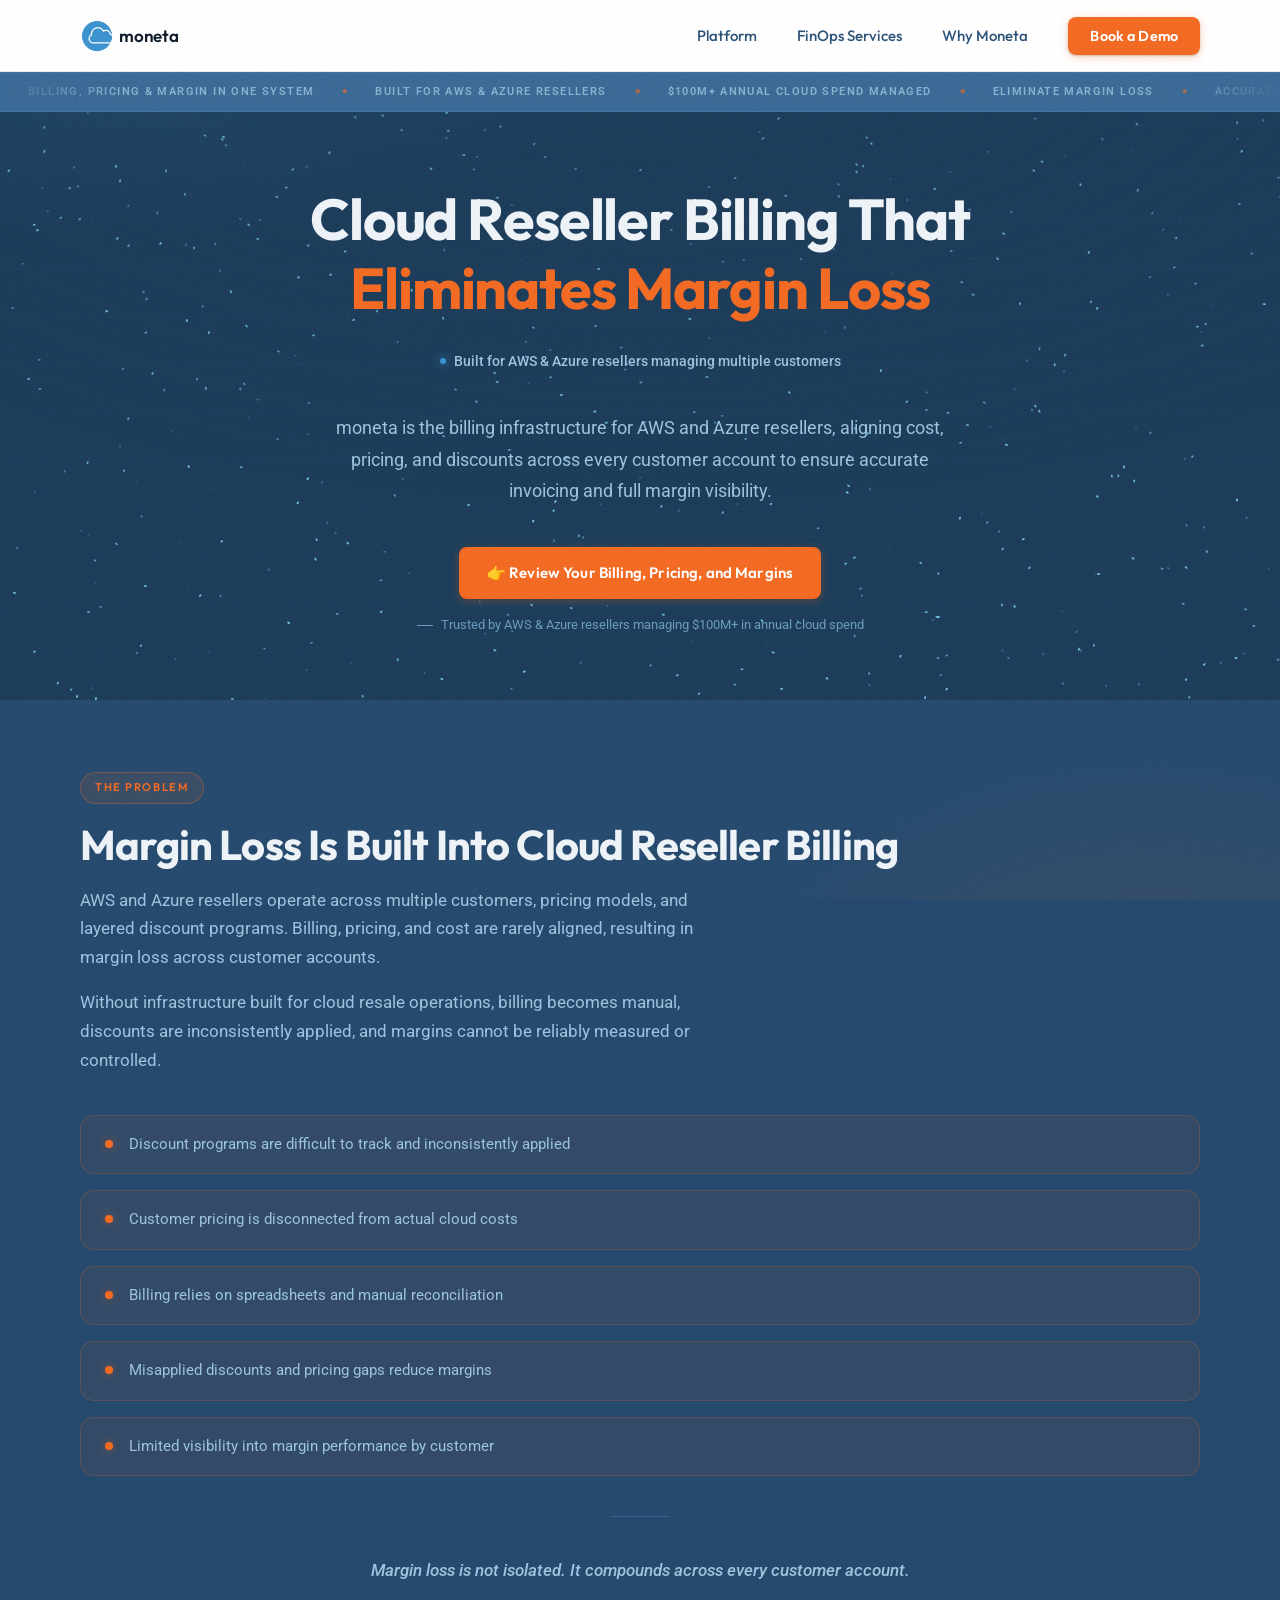
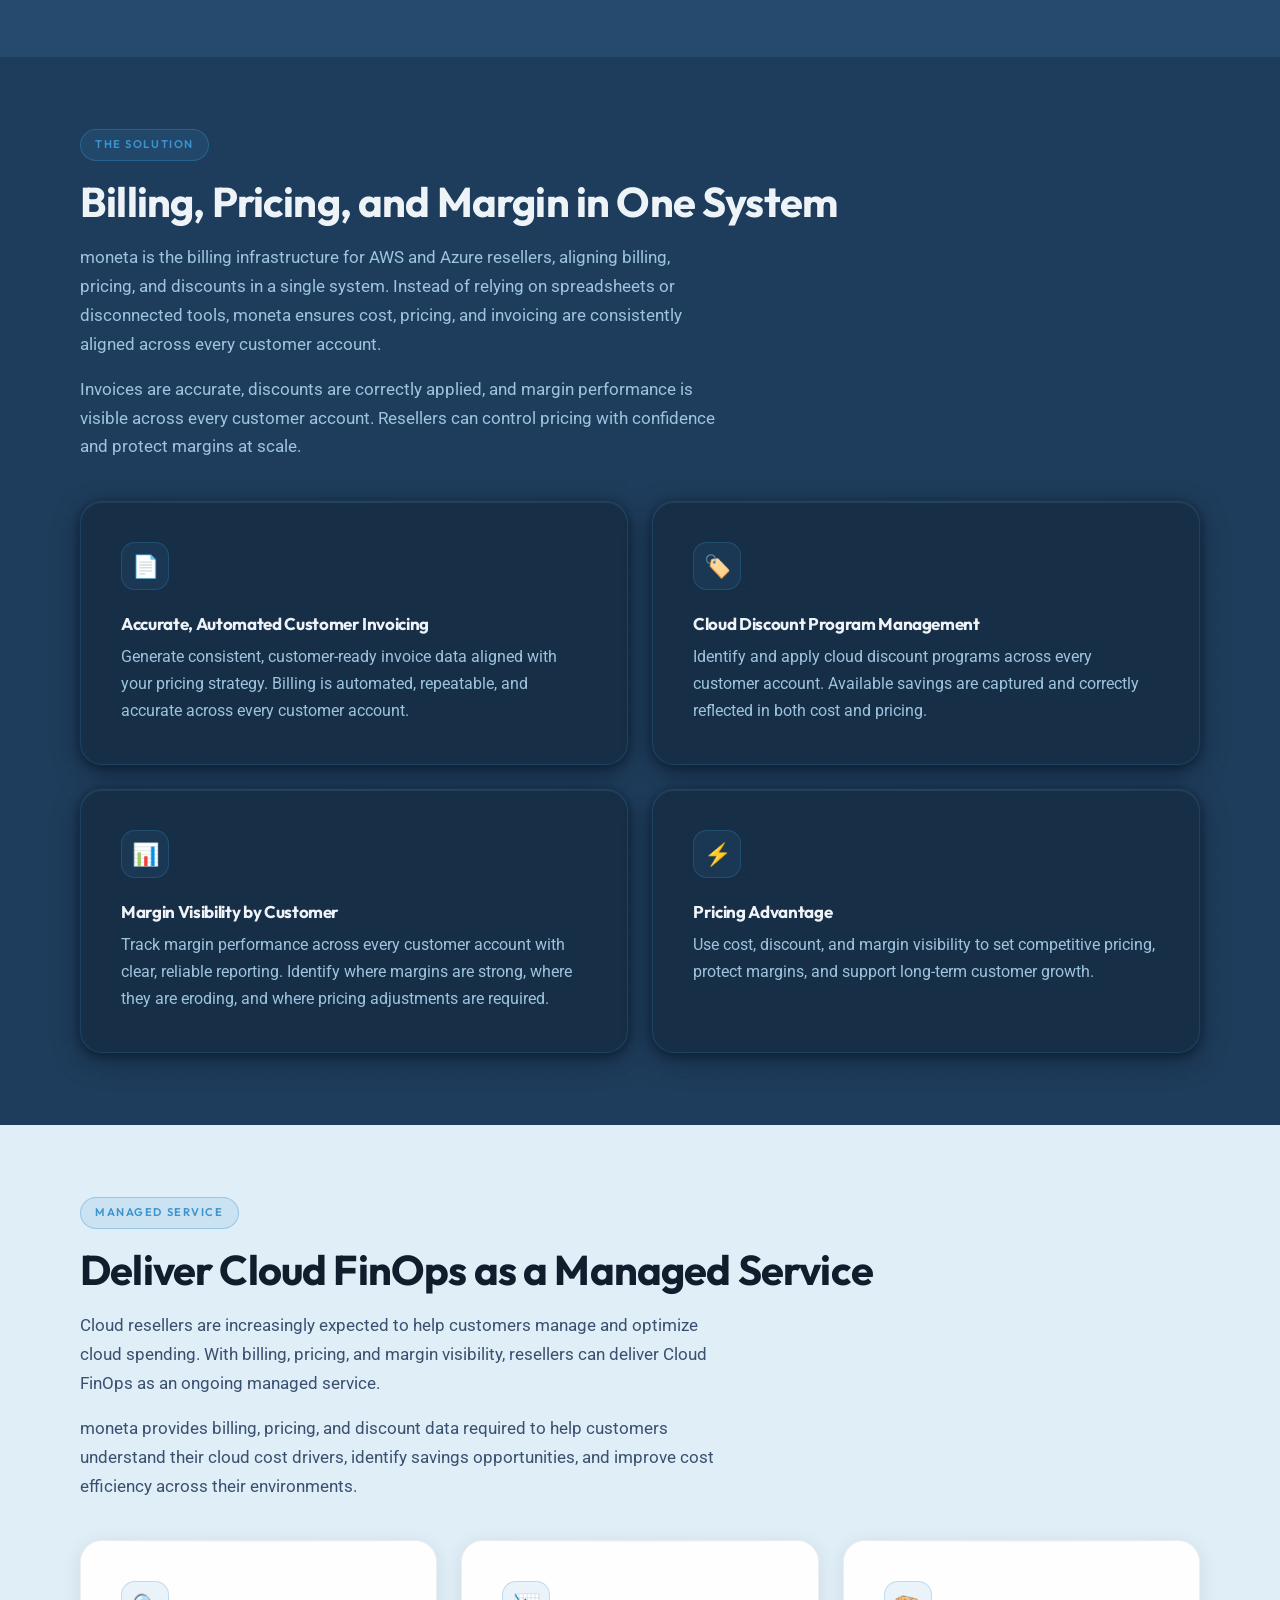
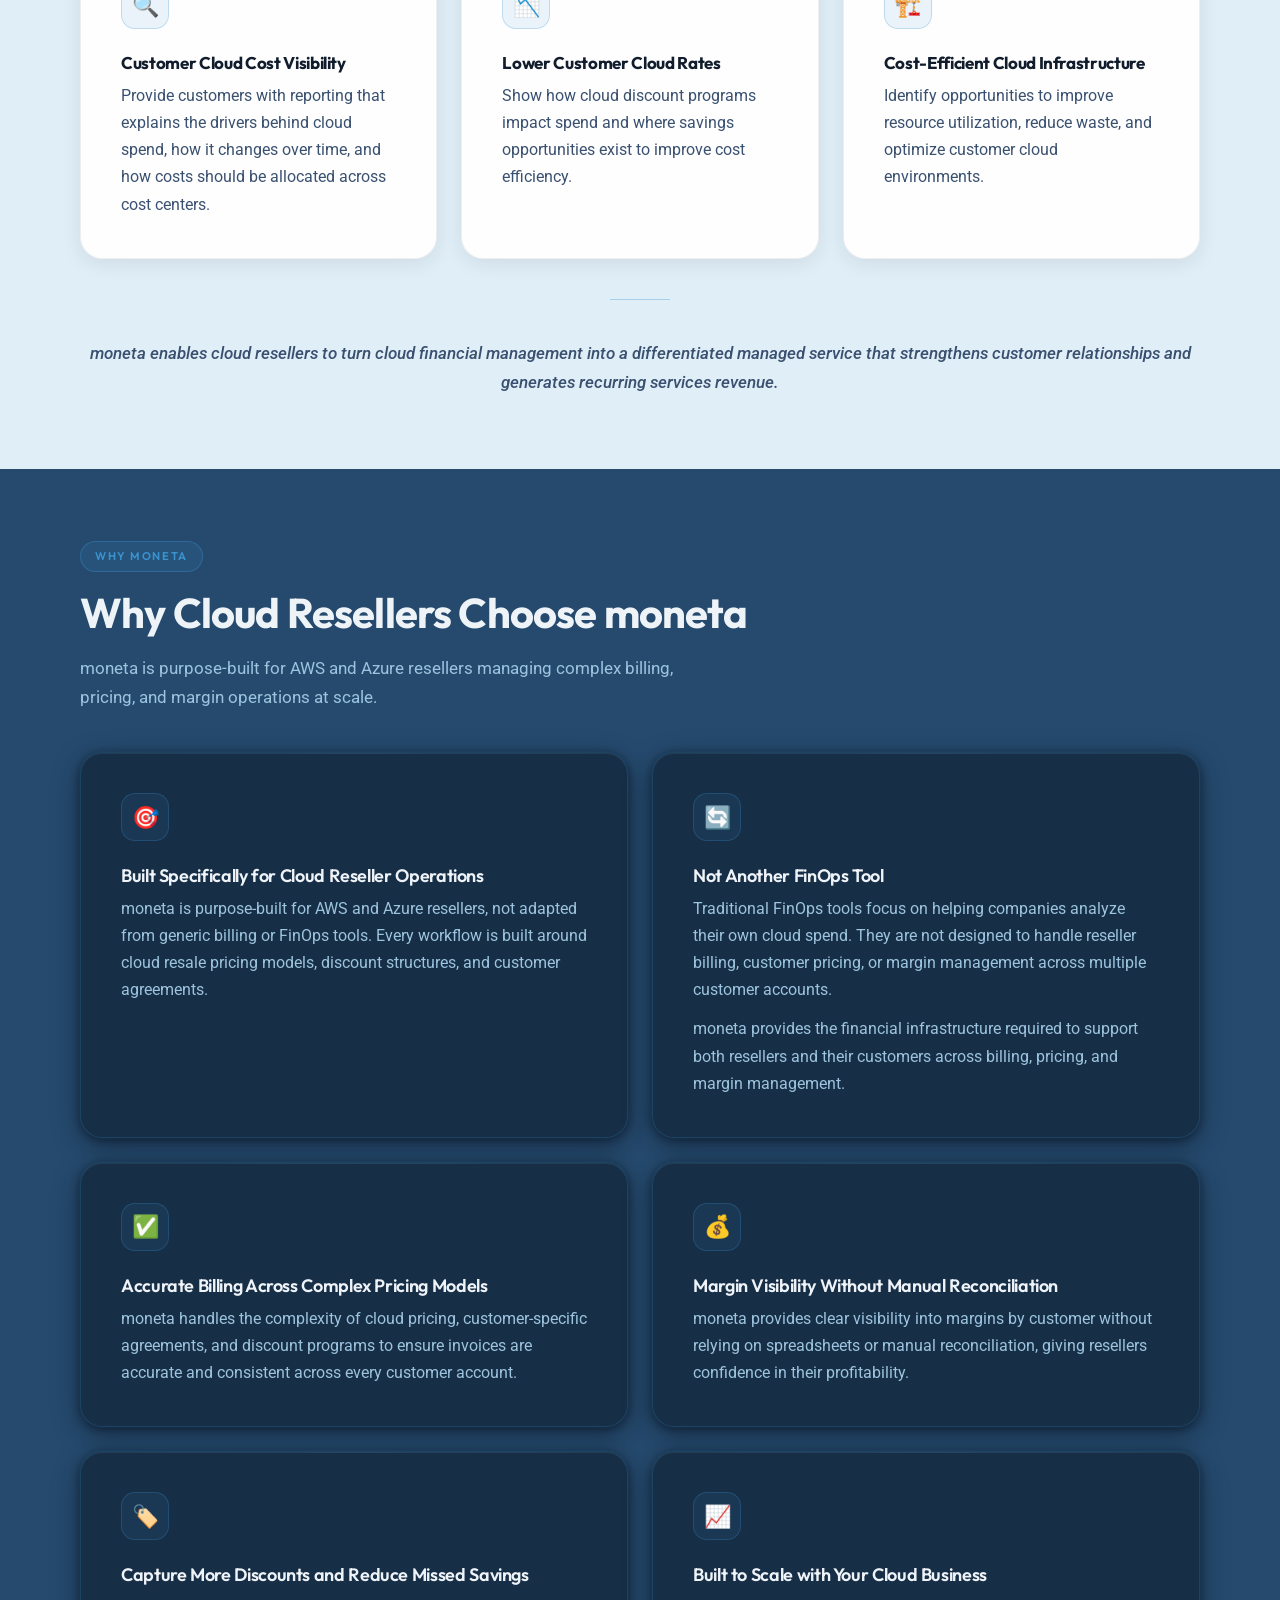
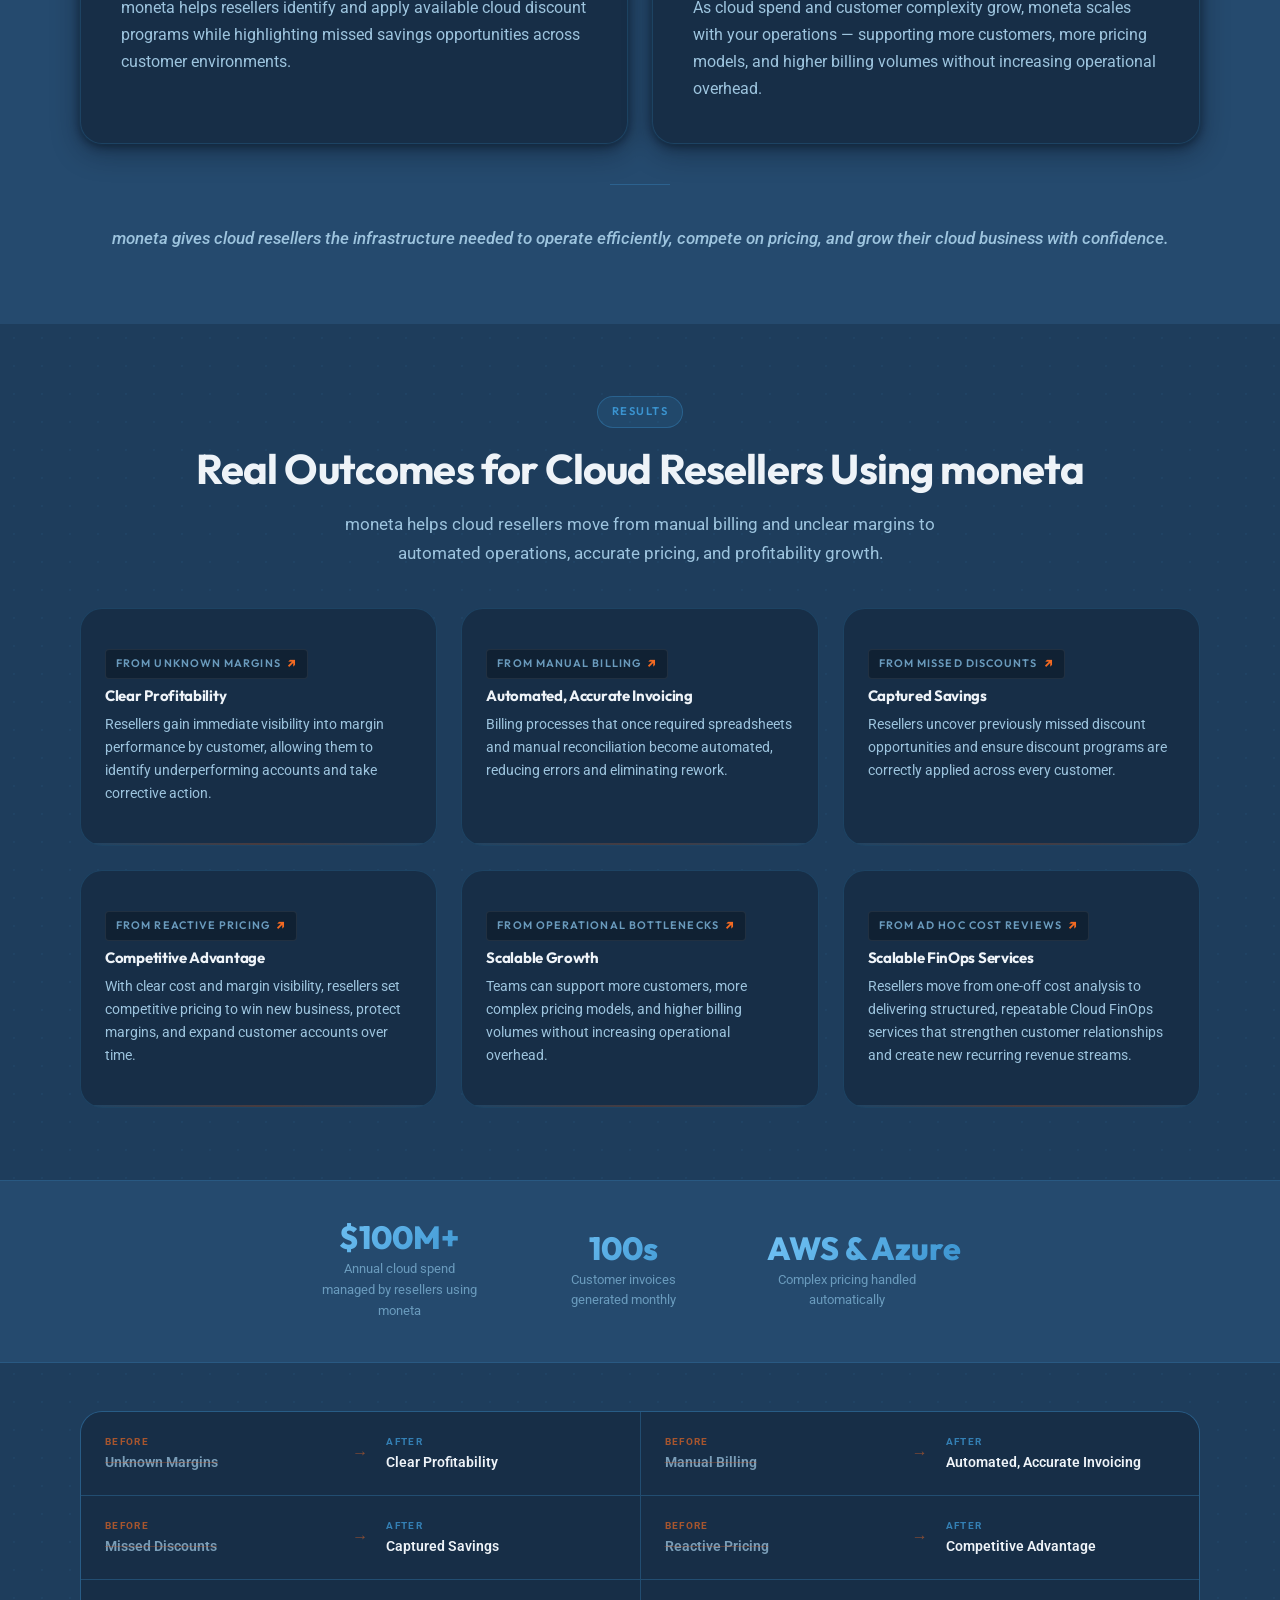
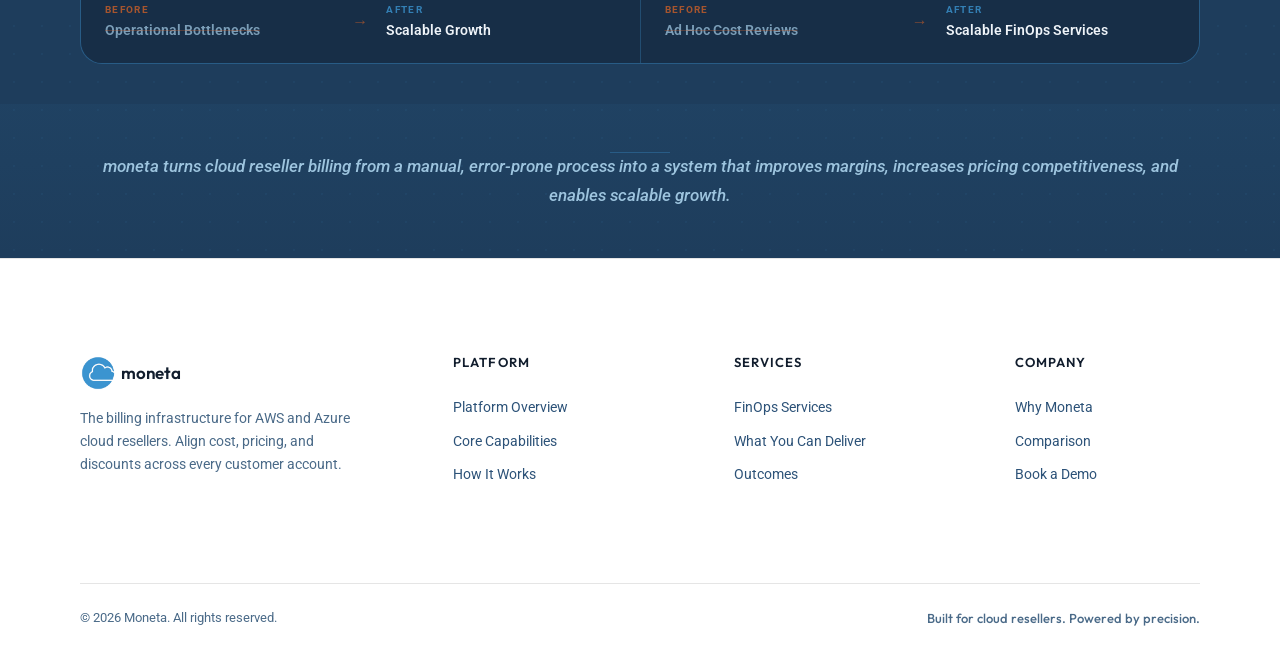
<file: index.html>
<!DOCTYPE html>
<html lang="en" data-theme="medium">
<head>
  <meta charset="UTF-8" />
  <meta name="viewport" content="width=device-width, initial-scale=1.0" />
  <title>Moneta — Cloud Reseller Billing Infrastructure</title>
  <meta name="description" content="moneta is the billing infrastructure for AWS and Azure resellers, aligning cost, pricing, and discounts across every customer account." />
  <link rel="icon" type="image/png" href="assets/images/favicon.png" />
  <link rel="stylesheet" href="css/styles.css" />
  <link rel="stylesheet" href="css/theme-medium.css" />
  <!-- aurora removed — flow-field canvas used instead -->
</head>
<body>

  <!-- ============================================================
       Navigation bar — links to all four main pages
       ============================================================ -->
  <nav class="nav" role="navigation" aria-label="Main navigation">
    <div class="nav__inner">

      <!-- Logo — links to home page -->
      <a href="index.html" class="nav__logo" aria-label="Moneta home">
        <span class="nav__logo-icon" aria-hidden="true"></span>
        <span class="nav__logo-wordmark">moneta</span>
      </a>

      <!-- Desktop nav links -->
      <ul class="nav__links" role="list">
        <li><a href="platform.html"        class="nav__link">Platform</a></li>
        <li><a href="finops-services.html" class="nav__link">FinOps Services</a></li>
        <li><a href="why-moneta.html"      class="nav__link">Why Moneta</a></li>
        <li><a href="#contact"             class="nav__cta">Book a Demo</a></li>
      </ul>

      <!-- Mobile hamburger button -->
      <button
        class="nav__hamburger"
        aria-label="Open navigation menu"
        aria-expanded="false"
        aria-controls="mobile-menu"
      >
        <span></span>
        <span></span>
        <span></span>
      </button>
    </div>

    <!-- Mobile dropdown menu -->
    <div class="nav__mobile-menu" id="mobile-menu" role="menu">
      <a href="index.html"          class="nav__mobile-link">Home</a>
      <a href="platform.html"       class="nav__mobile-link">Platform</a>
      <a href="finops-services.html" class="nav__mobile-link">FinOps Services</a>
      <a href="why-moneta.html"     class="nav__mobile-link">Why Moneta</a>
      <a href="#contact"            class="nav__mobile-cta">Book a Demo</a>
    </div>
  </nav>


  <!-- ============================================================
       Hero Section — main headline, subheadline, and primary CTA
       ============================================================ -->
  <section class="hero">

    <!-- Aurora WebGL animated background canvas.
         Inline position:absolute is required — CSS cannot guarantee removal
         from the hero's flex flow before the browser calculates layout. -->
    <div id="aurora-canvas" aria-hidden="true" style="position:absolute;top:0;left:0;right:0;bottom:0;overflow:hidden;pointer-events:none;z-index:0;"></div>

    <!-- Signal Strip — scrolling key value propositions, below the nav -->
    <div class="signal-strip" aria-hidden="true" role="presentation">
      <div class="signal-strip__track">
        <span class="signal-strip__item">Billing, Pricing &amp; Margin in One System</span>
        <span class="signal-strip__sep">◆</span>
        <span class="signal-strip__item">Built for AWS &amp; Azure Resellers</span>
        <span class="signal-strip__sep">◆</span>
        <span class="signal-strip__item">$100M+ Annual Cloud Spend Managed</span>
        <span class="signal-strip__sep">◆</span>
        <span class="signal-strip__item">Eliminate Margin Loss</span>
        <span class="signal-strip__sep">◆</span>
        <span class="signal-strip__item">Accurate, Automated Customer Invoicing</span>
        <span class="signal-strip__sep">◆</span>
        <span class="signal-strip__item">Margin Visibility Without Manual Reconciliation</span>
        <span class="signal-strip__sep">◆</span>
        <span class="signal-strip__item">Capture More Discounts</span>
        <span class="signal-strip__sep">◆</span>
        <span class="signal-strip__item">Cloud FinOps as a Managed Service</span>
        <span class="signal-strip__sep">◆</span>
        <!-- Duplicate set for seamless infinite loop -->
        <span class="signal-strip__item">Billing, Pricing &amp; Margin in One System</span>
        <span class="signal-strip__sep">◆</span>
        <span class="signal-strip__item">Built for AWS &amp; Azure Resellers</span>
        <span class="signal-strip__sep">◆</span>
        <span class="signal-strip__item">$100M+ Annual Cloud Spend Managed</span>
        <span class="signal-strip__sep">◆</span>
        <span class="signal-strip__item">Eliminate Margin Loss</span>
        <span class="signal-strip__sep">◆</span>
        <span class="signal-strip__item">Accurate, Automated Customer Invoicing</span>
        <span class="signal-strip__sep">◆</span>
        <span class="signal-strip__item">Margin Visibility Without Manual Reconciliation</span>
        <span class="signal-strip__sep">◆</span>
        <span class="signal-strip__item">Capture More Discounts</span>
        <span class="signal-strip__sep">◆</span>
        <span class="signal-strip__item">Cloud FinOps as a Managed Service</span>
        <span class="signal-strip__sep">◆</span>
      </div>
    </div>

    <div class="container">
      <div class="hero__content">

        <!-- Main headline -->
        <h1 class="animate-fade-up">
          Cloud Reseller Billing That<br />
          <span class="text-orange">Eliminates Margin Loss</span>
        </h1>

        <!-- Platform credibility line -->
        <div class="hero__platform-line animate-fade-up delay-1">
          <span class="hero__platform-dot"></span>
          Built for AWS &amp; Azure resellers managing multiple customers
        </div>

        <!-- Subheadline -->
        <p class="hero__sub animate-fade-up delay-2">
          moneta is the billing infrastructure for AWS and Azure resellers, aligning cost,
          pricing, and discounts across every customer account to ensure accurate invoicing
          and full margin visibility.
        </p>

        <!-- CTA button group -->
        <div class="hero__cta-group animate-fade-up delay-3">
          <a href="#contact" class="btn btn--primary">
            👉 Review Your Billing, Pricing, and Margins
          </a>
          <!-- Trust credibility line below CTA -->
          <span class="hero__credibility">
            Trusted by AWS &amp; Azure resellers managing $100M+ in annual cloud spend
          </span>
        </div>

      </div>
    </div>
  </section>


  <!-- ============================================================
       Section: The Problem — Margin Loss Is Built Into Cloud Reseller Billing
       ============================================================ -->
  <section class="section section--elevated" id="problem">
    <div class="container">

      <div class="section-header reveal">
        <span class="section-label section-label--orange">The Problem</span>
        <h2>Margin Loss Is Built Into Cloud Reseller Billing</h2>
        <p>
          AWS and Azure resellers operate across multiple customers, pricing models, and layered
          discount programs. Billing, pricing, and cost are rarely aligned, resulting in margin
          loss across customer accounts.
        </p>
        <p style="margin-top: 16px;">
          Without infrastructure built for cloud resale operations, billing becomes manual,
          discounts are inconsistently applied, and margins cannot be reliably measured or controlled.
        </p>
      </div>

      <!-- Problem bullet list -->
      <div class="problem-list reveal">
        <div class="problem-item">
          <span class="problem-icon"></span>
          <p>Discount programs are difficult to track and inconsistently applied</p>
        </div>
        <div class="problem-item">
          <span class="problem-icon"></span>
          <p>Customer pricing is disconnected from actual cloud costs</p>
        </div>
        <div class="problem-item">
          <span class="problem-icon"></span>
          <p>Billing relies on spreadsheets and manual reconciliation</p>
        </div>
        <div class="problem-item">
          <span class="problem-icon"></span>
          <p>Misapplied discounts and pricing gaps reduce margins</p>
        </div>
        <div class="problem-item">
          <span class="problem-icon"></span>
          <p>Limited visibility into margin performance by customer</p>
        </div>
      </div>

      <!-- Closing line -->
      <p class="closing-line reveal">
        Margin loss is not isolated. It compounds across every customer account.
      </p>

    </div>
  </section>


  <!-- ============================================================
       Section: The Solution — Billing, Pricing, and Margin in One System
       ============================================================ -->
  <section class="section" id="solution">
    <div class="container">

      <div class="section-header reveal">
        <span class="section-label">The Solution</span>
        <h2>Billing, Pricing, and Margin in One System</h2>
        <p>
          moneta is the billing infrastructure for AWS and Azure resellers, aligning billing,
          pricing, and discounts in a single system. Instead of relying on spreadsheets or
          disconnected tools, moneta ensures cost, pricing, and invoicing are consistently
          aligned across every customer account.
        </p>
        <p style="margin-top: 16px;">
          Invoices are accurate, discounts are correctly applied, and margin performance is
          visible across every customer account. Resellers can control pricing with confidence
          and protect margins at scale.
        </p>
      </div>

      <!-- Core Capabilities cards grid -->
      <div class="grid-2">

        <div class="card reveal">
          <div class="card__icon">📄</div>
          <h3>Accurate, Automated Customer Invoicing</h3>
          <p>
            Generate consistent, customer-ready invoice data aligned with your pricing strategy.
            Billing is automated, repeatable, and accurate across every customer account.
          </p>
        </div>

        <div class="card reveal">
          <div class="card__icon">🏷️</div>
          <h3>Cloud Discount Program Management</h3>
          <p>
            Identify and apply cloud discount programs across every customer account. Available
            savings are captured and correctly reflected in both cost and pricing.
          </p>
        </div>

        <div class="card reveal">
          <div class="card__icon">📊</div>
          <h3>Margin Visibility by Customer</h3>
          <p>
            Track margin performance across every customer account with clear, reliable reporting.
            Identify where margins are strong, where they are eroding, and where pricing
            adjustments are required.
          </p>
        </div>

        <div class="card reveal">
          <div class="card__icon">⚡</div>
          <h3>Pricing Advantage</h3>
          <p>
            Use cost, discount, and margin visibility to set competitive pricing, protect margins,
            and support long-term customer growth.
          </p>
        </div>

      </div>

    </div>
  </section>


  <!-- ============================================================
       Section: Deliver Cloud FinOps as a Managed Service
       (lighter background for visual contrast)
       ============================================================ -->
  <section class="section section--light" id="finops">
    <div class="container">

      <div class="section-header reveal">
        <span class="section-label section-label--light">Managed Service</span>
        <h2>Deliver Cloud FinOps as a Managed Service</h2>
        <p>
          Cloud resellers are increasingly expected to help customers manage and optimize cloud
          spending. With billing, pricing, and margin visibility, resellers can deliver Cloud
          FinOps as an ongoing managed service.
        </p>
        <p style="margin-top: 16px;">
          moneta provides billing, pricing, and discount data required to help customers
          understand their cloud cost drivers, identify savings opportunities, and improve cost
          efficiency across their environments.
        </p>
      </div>

      <!-- What Resellers Can Deliver cards -->
      <div class="grid-3">

        <div class="card reveal">
          <div class="card__icon">🔍</div>
          <h3>Customer Cloud Cost Visibility</h3>
          <p>
            Provide customers with reporting that explains the drivers behind cloud spend, how it
            changes over time, and how costs should be allocated across cost centers.
          </p>
        </div>

        <div class="card reveal">
          <div class="card__icon">📉</div>
          <h3>Lower Customer Cloud Rates</h3>
          <p>
            Show how cloud discount programs impact spend and where savings opportunities exist
            to improve cost efficiency.
          </p>
        </div>

        <div class="card reveal">
          <div class="card__icon">🏗️</div>
          <h3>Cost-Efficient Cloud Infrastructure</h3>
          <p>
            Identify opportunities to improve resource utilization, reduce waste, and optimize
            customer cloud environments.
          </p>
        </div>

      </div>

      <!-- Closing line -->
      <p class="closing-line reveal" style="color: #3a5070;">
        moneta enables cloud resellers to turn cloud financial management into a differentiated
        managed service that strengthens customer relationships and generates recurring services revenue.
      </p>

    </div>
  </section>


  <!-- ============================================================
       Section: Why Cloud Resellers Choose Moneta
       ============================================================ -->
  <section class="section section--elevated" id="why">
    <div class="container">

      <div class="section-header reveal">
        <span class="section-label">Why Moneta</span>
        <h2>Why Cloud Resellers Choose moneta</h2>
        <p>
          moneta is purpose-built for AWS and Azure resellers managing complex billing, pricing,
          and margin operations at scale.
        </p>
      </div>

      <div class="grid-2">

        <div class="card reveal">
          <div class="card__icon">🎯</div>
          <h4>Built Specifically for Cloud Reseller Operations</h4>
          <p>
            moneta is purpose-built for AWS and Azure resellers, not adapted from generic billing
            or FinOps tools. Every workflow is built around cloud resale pricing models, discount
            structures, and customer agreements.
          </p>
        </div>

        <div class="card reveal">
          <div class="card__icon">🔄</div>
          <h4>Not Another FinOps Tool</h4>
          <p>
            Traditional FinOps tools focus on helping companies analyze their own cloud spend.
            They are not designed to handle reseller billing, customer pricing, or margin
            management across multiple customer accounts.
          </p>
          <p style="margin-top: 12px;">
            moneta provides the financial infrastructure required to support both resellers
            and their customers across billing, pricing, and margin management.
          </p>
        </div>

        <div class="card reveal">
          <div class="card__icon">✅</div>
          <h4>Accurate Billing Across Complex Pricing Models</h4>
          <p>
            moneta handles the complexity of cloud pricing, customer-specific agreements, and
            discount programs to ensure invoices are accurate and consistent across every
            customer account.
          </p>
        </div>

        <div class="card reveal">
          <div class="card__icon">💰</div>
          <h4>Margin Visibility Without Manual Reconciliation</h4>
          <p>
            moneta provides clear visibility into margins by customer without relying on
            spreadsheets or manual reconciliation, giving resellers confidence in their profitability.
          </p>
        </div>

        <div class="card reveal">
          <div class="card__icon">🏷️</div>
          <h4>Capture More Discounts and Reduce Missed Savings</h4>
          <p>
            moneta helps resellers identify and apply available cloud discount programs while
            highlighting missed savings opportunities across customer environments.
          </p>
        </div>

        <div class="card reveal">
          <div class="card__icon">📈</div>
          <h4>Built to Scale with Your Cloud Business</h4>
          <p>
            As cloud spend and customer complexity grow, moneta scales with your operations
            — supporting more customers, more pricing models, and higher billing volumes
            without increasing operational overhead.
          </p>
        </div>

      </div>

      <!-- Closing line -->
      <p class="closing-line reveal">
        moneta gives cloud resellers the infrastructure needed to operate efficiently, compete
        on pricing, and grow their cloud business with confidence.
      </p>

    </div>
  </section>


  <!-- ============================================================
       Section: Real Outcomes — Results for Cloud Resellers
       ============================================================ -->
  <section class="section" id="results">
    <div class="container">

      <div class="section-header section-header--center reveal">
        <span class="section-label">Results</span>
        <h2>Real Outcomes for Cloud Resellers Using moneta</h2>
        <p>
          moneta helps cloud resellers move from manual billing and unclear margins to automated
          operations, accurate pricing, and profitability growth.
        </p>
      </div>

      <!-- Outcome blocks -->
      <div class="outcome-grid">

        <div class="outcome-card reveal">
          <div class="outcome-arrow">From Unknown Margins</div>
          <h3>Clear Profitability</h3>
          <p>
            Resellers gain immediate visibility into margin performance by customer, allowing
            them to identify underperforming accounts and take corrective action.
          </p>
        </div>

        <div class="outcome-card reveal">
          <div class="outcome-arrow">From Manual Billing</div>
          <h3>Automated, Accurate Invoicing</h3>
          <p>
            Billing processes that once required spreadsheets and manual reconciliation become
            automated, reducing errors and eliminating rework.
          </p>
        </div>

        <div class="outcome-card reveal">
          <div class="outcome-arrow">From Missed Discounts</div>
          <h3>Captured Savings</h3>
          <p>
            Resellers uncover previously missed discount opportunities and ensure discount
            programs are correctly applied across every customer.
          </p>
        </div>

        <div class="outcome-card reveal">
          <div class="outcome-arrow">From Reactive Pricing</div>
          <h3>Competitive Advantage</h3>
          <p>
            With clear cost and margin visibility, resellers set competitive pricing to win new
            business, protect margins, and expand customer accounts over time.
          </p>
        </div>

        <div class="outcome-card reveal">
          <div class="outcome-arrow">From Operational Bottlenecks</div>
          <h3>Scalable Growth</h3>
          <p>
            Teams can support more customers, more complex pricing models, and higher billing
            volumes without increasing operational overhead.
          </p>
        </div>

        <div class="outcome-card reveal">
          <div class="outcome-arrow">From Ad Hoc Cost Reviews</div>
          <h3>Scalable FinOps Services</h3>
          <p>
            Resellers move from one-off cost analysis to delivering structured, repeatable Cloud
            FinOps services that strengthen customer relationships and create new recurring
            revenue streams.
          </p>
        </div>

      </div>

    </div>
  </section>


  <!-- ============================================================
       Metrics strip — trust indicators
       ============================================================ -->
  <div class="metrics-strip reveal">
    <div class="metrics-inner">
      <div class="metric-item">
        <div class="metric-value">$100M+</div>
        <div class="metric-label">Annual cloud spend managed by resellers using moneta</div>
      </div>
      <div class="metric-item">
        <div class="metric-value">100s</div>
        <div class="metric-label">Customer invoices generated monthly</div>
      </div>
      <div class="metric-item">
        <div class="metric-value">AWS &amp; Azure</div>
        <div class="metric-label">Complex pricing handled automatically</div>
      </div>
    </div>
  </div>


  <!-- ============================================================
       Transform Panel — Before / After data grid (medium theme element)
       Reframes the same outcome copy as a visual diagnostic grid.
       Copy identical to outcome-cards above; presentation differs.
       ============================================================ -->
  <div class="transform-panel reveal">
    <div class="container">
      <div class="transform-panel__grid">

        <div class="transform-pair">
          <div class="transform-pair__before">
            <span class="transform-pair__label">Before</span>
            <span class="transform-pair__text">Unknown Margins</span>
          </div>
          <div class="transform-pair__arrow">→</div>
          <div class="transform-pair__after">
            <span class="transform-pair__label">After</span>
            <span class="transform-pair__text">Clear Profitability</span>
          </div>
        </div>

        <div class="transform-pair">
          <div class="transform-pair__before">
            <span class="transform-pair__label">Before</span>
            <span class="transform-pair__text">Manual Billing</span>
          </div>
          <div class="transform-pair__arrow">→</div>
          <div class="transform-pair__after">
            <span class="transform-pair__label">After</span>
            <span class="transform-pair__text">Automated, Accurate Invoicing</span>
          </div>
        </div>

        <div class="transform-pair">
          <div class="transform-pair__before">
            <span class="transform-pair__label">Before</span>
            <span class="transform-pair__text">Missed Discounts</span>
          </div>
          <div class="transform-pair__arrow">→</div>
          <div class="transform-pair__after">
            <span class="transform-pair__label">After</span>
            <span class="transform-pair__text">Captured Savings</span>
          </div>
        </div>

        <div class="transform-pair">
          <div class="transform-pair__before">
            <span class="transform-pair__label">Before</span>
            <span class="transform-pair__text">Reactive Pricing</span>
          </div>
          <div class="transform-pair__arrow">→</div>
          <div class="transform-pair__after">
            <span class="transform-pair__label">After</span>
            <span class="transform-pair__text">Competitive Advantage</span>
          </div>
        </div>

        <div class="transform-pair">
          <div class="transform-pair__before">
            <span class="transform-pair__label">Before</span>
            <span class="transform-pair__text">Operational Bottlenecks</span>
          </div>
          <div class="transform-pair__arrow">→</div>
          <div class="transform-pair__after">
            <span class="transform-pair__label">After</span>
            <span class="transform-pair__text">Scalable Growth</span>
          </div>
        </div>

        <div class="transform-pair">
          <div class="transform-pair__before">
            <span class="transform-pair__label">Before</span>
            <span class="transform-pair__text">Ad Hoc Cost Reviews</span>
          </div>
          <div class="transform-pair__arrow">→</div>
          <div class="transform-pair__after">
            <span class="transform-pair__label">After</span>
            <span class="transform-pair__text">Scalable FinOps Services</span>
          </div>
        </div>

      </div>
    </div>
  </div>


  <!-- Closing line for results section -->
  <section class="section section--tint" style="padding: 48px 0;">
    <div class="container">
      <p class="closing-line reveal" style="margin-top: 0; padding-top: 0;">
        <style>
          .closing-line-home::before { display: none; }
        </style>
        moneta turns cloud reseller billing from a manual, error-prone process into a system
        that improves margins, increases pricing competitiveness, and enables scalable growth.
      </p>
    </div>
  </section>


  <!-- ============================================================
       Footer
       ============================================================ -->
  <footer class="footer" role="contentinfo">
    <div class="container">

      <div class="footer__inner">

        <!-- Brand column -->
        <div class="footer__brand">
          <a href="index.html" class="footer__logo" aria-label="Moneta home">
            <span class="footer__logo-icon" aria-hidden="true"></span>
            <span class="footer__logo-wordmark">moneta</span>
          </a>
          <p>
            The billing infrastructure for AWS and Azure cloud resellers. Align cost, pricing,
            and discounts across every customer account.
          </p>
        </div>

        <!-- Platform column -->
        <div class="footer__col">
          <h5>Platform</h5>
          <ul class="footer__links">
            <li><a href="platform.html"        class="footer__link">Platform Overview</a></li>
            <li><a href="platform.html#pillars" class="footer__link">Core Capabilities</a></li>
            <li><a href="platform.html#how"     class="footer__link">How It Works</a></li>
          </ul>
        </div>

        <!-- Services column -->
        <div class="footer__col">
          <h5>Services</h5>
          <ul class="footer__links">
            <li><a href="finops-services.html"           class="footer__link">FinOps Services</a></li>
            <li><a href="finops-services.html#deliver"   class="footer__link">What You Can Deliver</a></li>
            <li><a href="finops-services.html#outcomes"  class="footer__link">Outcomes</a></li>
          </ul>
        </div>

        <!-- Company column -->
        <div class="footer__col">
          <h5>Company</h5>
          <ul class="footer__links">
            <li><a href="why-moneta.html"         class="footer__link">Why Moneta</a></li>
            <li><a href="why-moneta.html#compare" class="footer__link">Comparison</a></li>
            <li><a href="#contact"                class="footer__link">Book a Demo</a></li>
          </ul>
        </div>

      </div>

      <!-- Footer bottom bar -->
      <div class="footer__bottom">
        <span class="footer__copy">
          &copy; 2026 Moneta. All rights reserved.
        </span>
        <span class="footer__tagline">
          Built for cloud resellers. Powered by precision.
        </span>
      </div>

    </div>
  </footer>

  <!-- ============================================================
       Contact Modal — triggered by all CTA buttons (Book a Demo / Review Billing)
       FORM SUBMISSION: handler not yet connected — awaiting integration decision
       ============================================================ -->
  <div class="contact-modal" id="contact-modal" role="dialog" aria-modal="true" aria-labelledby="modal-title" hidden>

    <!-- Backdrop — click to close -->
    <div class="contact-modal__backdrop"></div>

    <!-- Modal panel -->
    <div class="contact-modal__panel">

      <!-- Close button -->
      <button class="contact-modal__close" aria-label="Close dialog">
        <svg width="18" height="18" viewBox="0 0 18 18" fill="none" aria-hidden="true">
          <path d="M2 2L16 16M16 2L2 16" stroke="currentColor" stroke-width="1.8" stroke-linecap="round"/>
        </svg>
      </button>

      <div class="contact-modal__body">

        <!-- Left: info column -->
        <div class="contact-modal__info">
          <span class="section-label">Get Started</span>
          <h2 id="modal-title">Review Your Billing, Pricing, and Margins</h2>
          <p>
            Talk to the moneta team about your cloud resale operations. We'll help you identify
            billing gaps, missed discounts, and margin improvement opportunities across your
            customer accounts.
          </p>
          <ul class="contact-modal__trust">
            <li>Trusted by AWS &amp; Azure resellers</li>
            <li>$100M+ in annual cloud spend managed</li>
            <li>Response within 1 business day</li>
          </ul>
        </div>

        <!-- Right: form column -->
        <div class="contact-modal__form-panel">
          <form class="contact-form" id="modal-demo-form" novalidate>

            <div class="form-row">
              <div class="form-group">
                <label class="form-label" for="m-first-name">First Name<span class="required">*</span></label>
                <input class="form-input" type="text" id="m-first-name" name="first_name" required autocomplete="given-name" />
              </div>
              <div class="form-group">
                <label class="form-label" for="m-last-name">Last Name<span class="required">*</span></label>
                <input class="form-input" type="text" id="m-last-name" name="last_name" required autocomplete="family-name" />
              </div>
            </div>

            <div class="form-row">
              <div class="form-group">
                <label class="form-label" for="m-email">Business Email<span class="required">*</span></label>
                <input class="form-input" type="email" id="m-email" name="business_email" required autocomplete="email" />
              </div>
              <div class="form-group">
                <label class="form-label" for="m-phone">Phone Number<span class="required">*</span></label>
                <input class="form-input" type="tel" id="m-phone" name="phone_number" required autocomplete="tel" />
              </div>
            </div>

            <div class="form-row">
              <div class="form-group">
                <label class="form-label" for="m-company">Company Name<span class="required">*</span></label>
                <input class="form-input" type="text" id="m-company" name="company_name" required autocomplete="organization" />
              </div>
              <div class="form-group">
                <label class="form-label" for="m-title">Title<span class="required">*</span></label>
                <input class="form-input" type="text" id="m-title" name="title" required autocomplete="organization-title" />
              </div>
            </div>

            <div class="form-group">
              <label class="form-label" for="m-message">Message<span class="required">*</span></label>
              <textarea class="form-textarea" id="m-message" name="message" required></textarea>
            </div>

            <button type="submit" class="form-submit">Submit</button>

          </form>
        </div>

      </div>
    </div>
  </div>

  <!-- JavaScript -->
  <script src="js/main.js"></script>
  <script src="js/flow-field.js"></script>

</body>
</html>
</file>
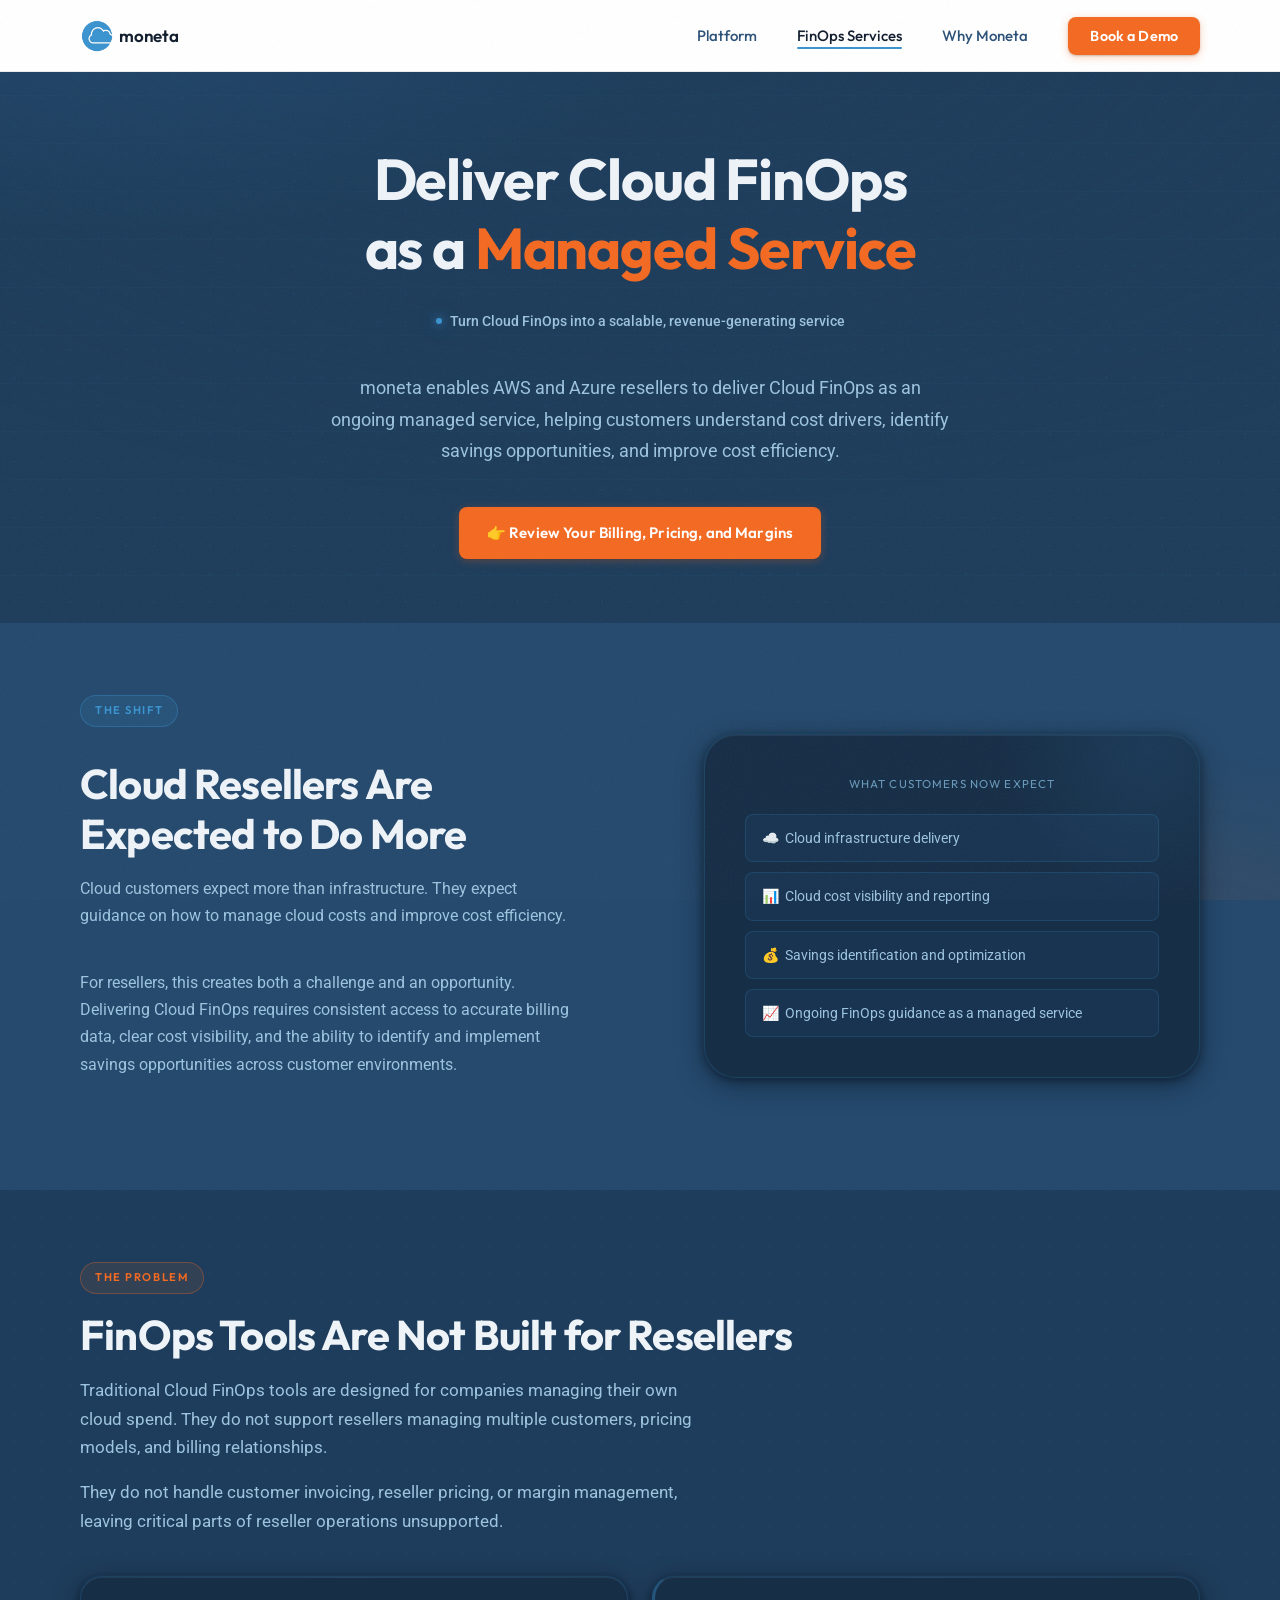
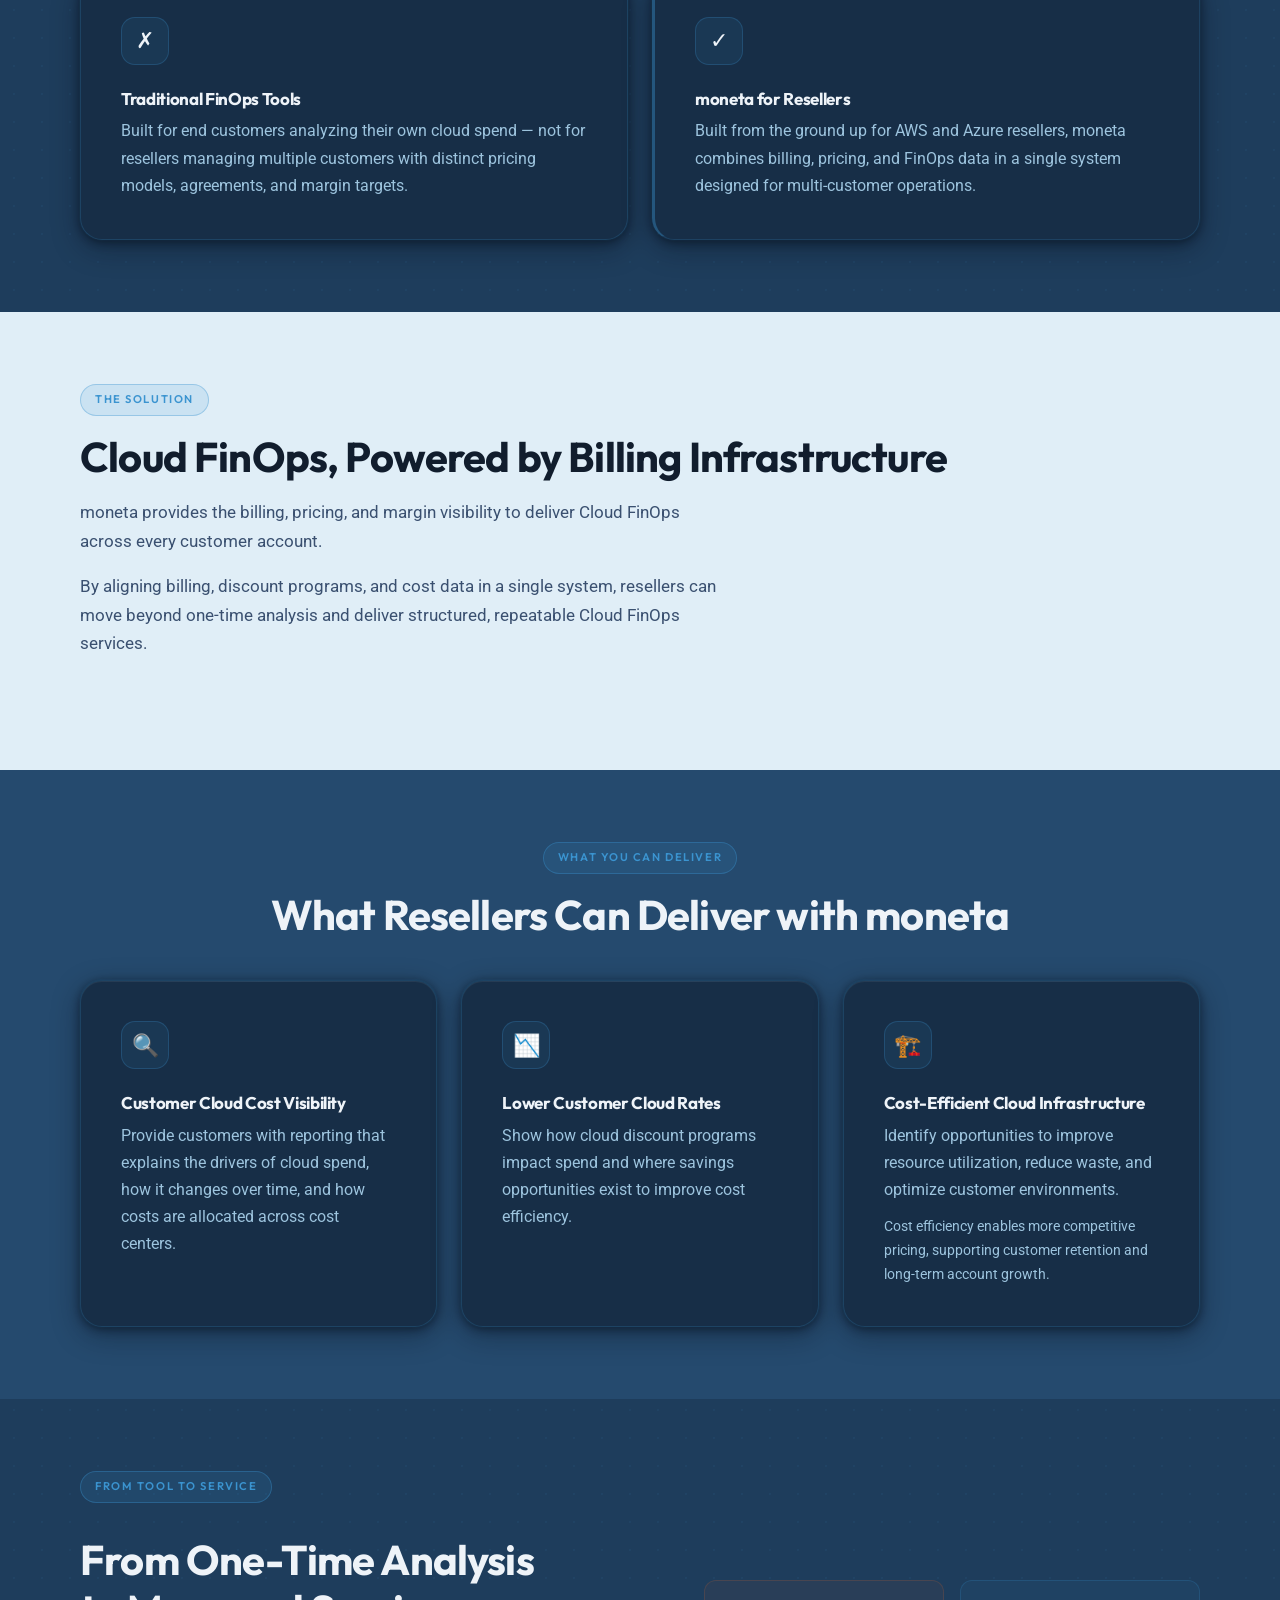
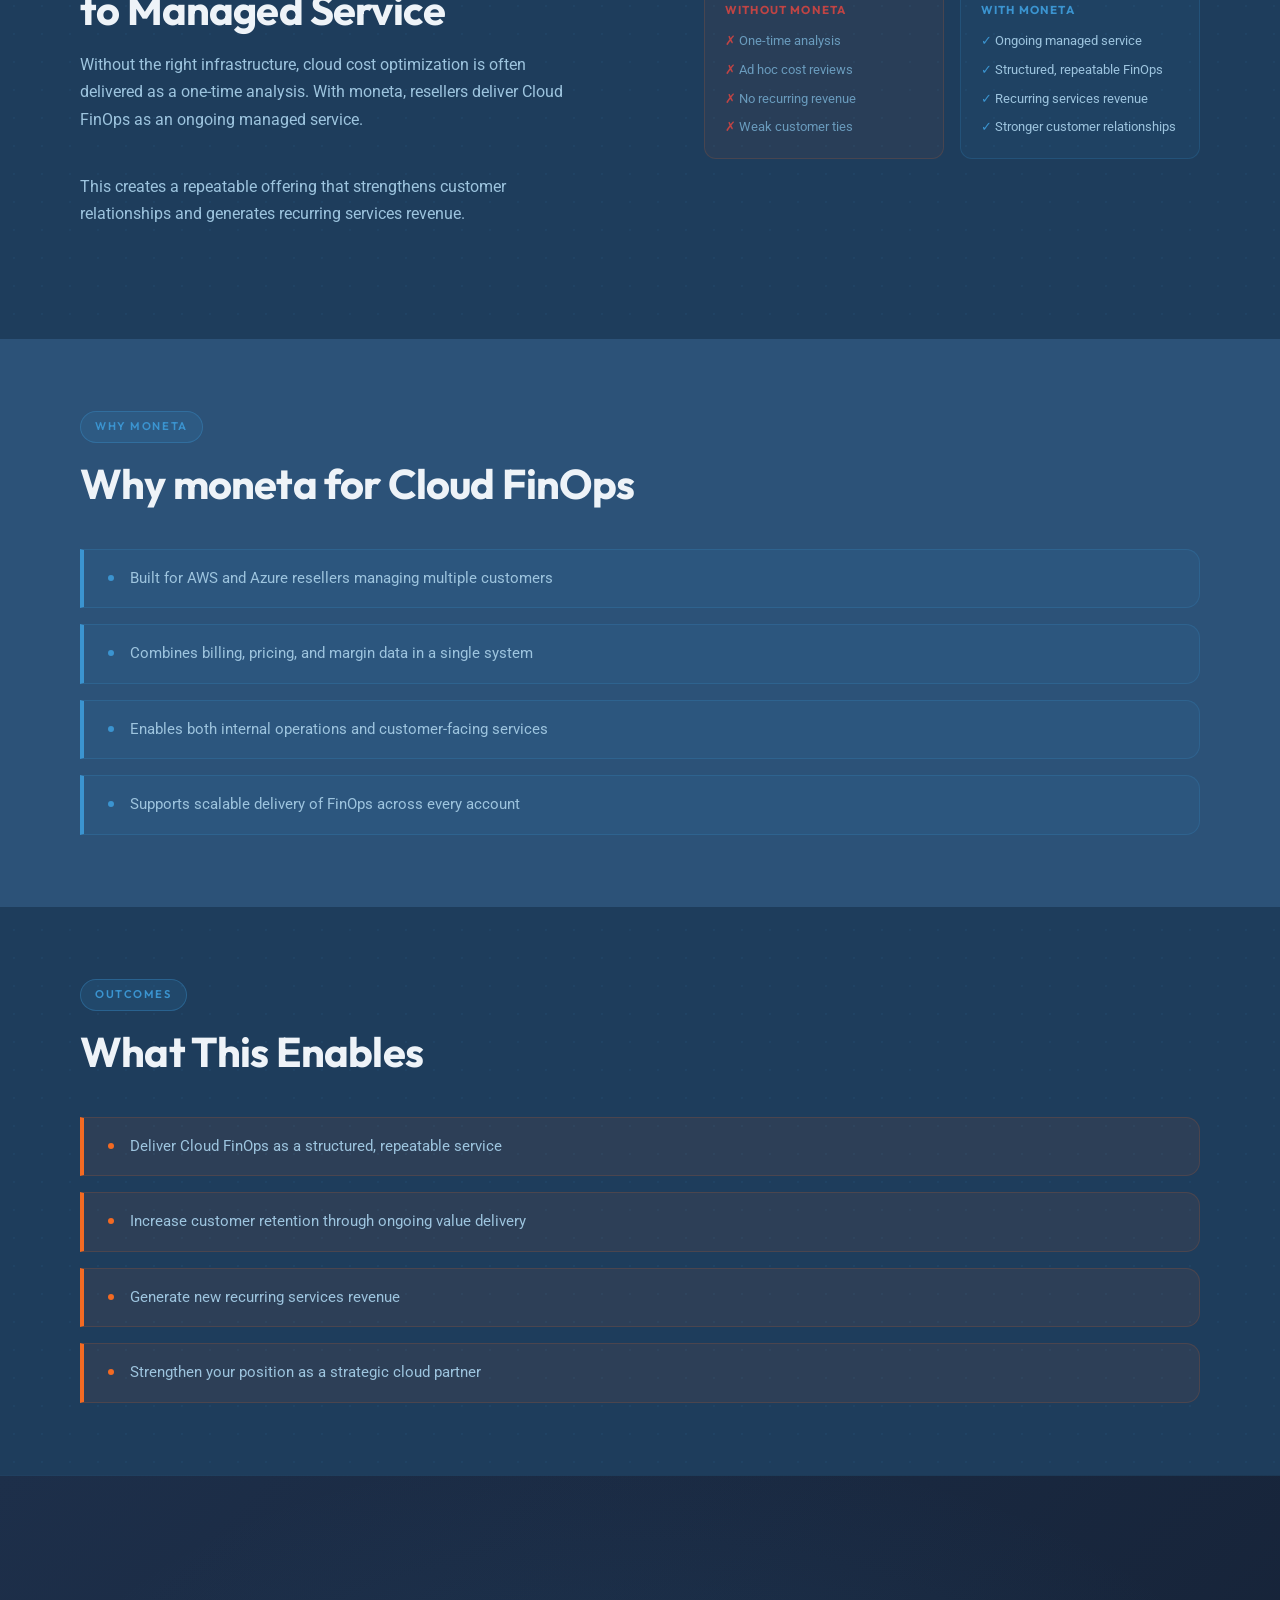
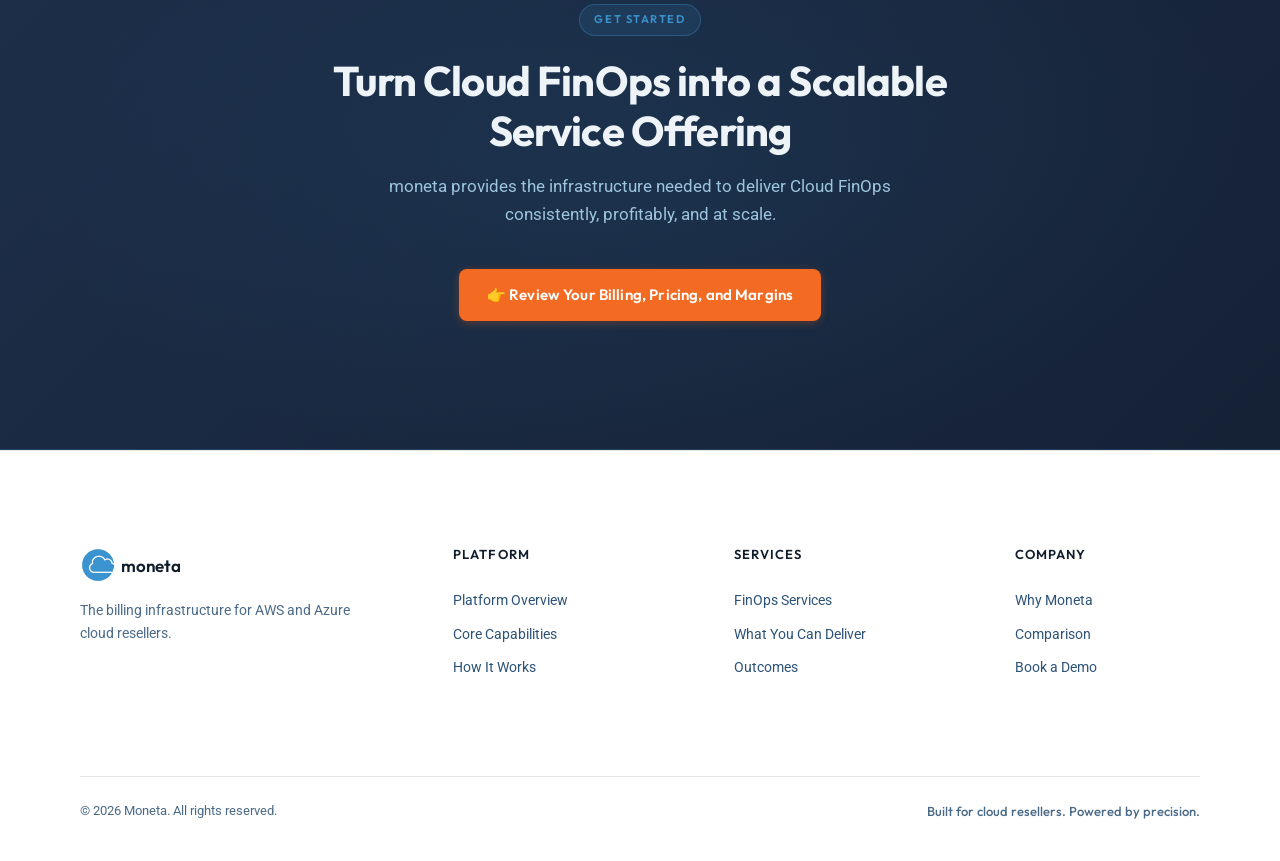
<file: finops-services.html>
<!DOCTYPE html>
<html lang="en" data-theme="medium">
<head>
  <meta charset="UTF-8" />
  <meta name="viewport" content="width=device-width, initial-scale=1.0" />
  <title>Cloud FinOps Services — Moneta</title>
  <meta name="description" content="moneta enables AWS and Azure resellers to deliver Cloud FinOps as an ongoing managed service, helping customers understand cost drivers, identify savings opportunities, and improve cost efficiency." />
  <link rel="icon" type="image/png" href="assets/images/favicon.png" />
  <link rel="stylesheet" href="css/styles.css" />
  <link rel="stylesheet" href="css/theme-medium.css" />
</head>
<body>

  <!-- ============================================================
       Navigation bar — links to all four main pages
       ============================================================ -->
  <nav class="nav" role="navigation" aria-label="Main navigation">
    <div class="nav__inner">

      <a href="index.html" class="nav__logo" aria-label="Moneta home">
        <span class="nav__logo-icon" aria-hidden="true"></span>
        <span class="nav__logo-wordmark">moneta</span>
      </a>

      <ul class="nav__links" role="list">
        <li><a href="platform.html"        class="nav__link">Platform</a></li>
        <li><a href="finops-services.html" class="nav__link">FinOps Services</a></li>
        <li><a href="why-moneta.html"      class="nav__link">Why Moneta</a></li>
        <li><a href="#contact"             class="nav__cta">Book a Demo</a></li>
      </ul>

      <button
        class="nav__hamburger"
        aria-label="Open navigation menu"
        aria-expanded="false"
        aria-controls="mobile-menu"
      >
        <span></span><span></span><span></span>
      </button>
    </div>

    <div class="nav__mobile-menu" id="mobile-menu" role="menu">
      <a href="index.html"           class="nav__mobile-link">Home</a>
      <a href="platform.html"        class="nav__mobile-link">Platform</a>
      <a href="finops-services.html" class="nav__mobile-link">FinOps Services</a>
      <a href="why-moneta.html"      class="nav__mobile-link">Why Moneta</a>
      <a href="#contact"             class="nav__mobile-cta">Book a Demo</a>
    </div>
  </nav>


  <!-- ============================================================
       Hero Section — FinOps Services page
       ============================================================ -->
  <section class="hero hero--finops">
    <div class="container">
      <div class="hero__content">

        <h1 class="animate-fade-up">
          Deliver Cloud FinOps<br />
          as a <span class="text-orange">Managed Service</span>
        </h1>

        <div class="hero__platform-line animate-fade-up delay-1">
          <span class="hero__platform-dot"></span>
          Turn Cloud FinOps into a scalable, revenue-generating service
        </div>

        <p class="hero__sub animate-fade-up delay-2">
          moneta enables AWS and Azure resellers to deliver Cloud FinOps as an ongoing managed
          service, helping customers understand cost drivers, identify savings opportunities,
          and improve cost efficiency.
        </p>

        <div class="hero__cta-group animate-fade-up delay-3">
          <a href="#contact" class="btn btn--primary">
            👉 Review Your Billing, Pricing, and Margins
          </a>
        </div>

      </div>
    </div>
  </section>


  <!-- ============================================================
       Section: The Shift — Cloud Resellers Are Expected to Do More
       ============================================================ -->
  <section class="section section--elevated" id="shift">
    <div class="container">

      <div class="content-split">

        <div class="content-split__text reveal">
          <span class="section-label">The Shift</span>
          <h2 style="margin-top: 16px;">Cloud Resellers Are Expected to Do More</h2>
          <p>
            Cloud customers expect more than infrastructure. They expect guidance on how to
            manage cloud costs and improve cost efficiency.
          </p>
          <p>
            For resellers, this creates both a challenge and an opportunity. Delivering Cloud
            FinOps requires consistent access to accurate billing data, clear cost visibility,
            and the ability to identify and implement savings opportunities across customer
            environments.
          </p>
        </div>

        <div class="content-split__visual reveal">
          <div class="content-panel">
            <!-- Visual: The expectation gap -->
            <div style="text-align: center; margin-bottom: 20px;">
              <div style="font-family: 'Outfit', sans-serif; font-size: 0.72rem; letter-spacing: 0.1em; text-transform: uppercase; color: var(--text-muted); margin-bottom: 12px;">What Customers Now Expect</div>
            </div>
            <div style="display: flex; flex-direction: column; gap: 10px;">
              <div style="padding: 12px 16px; background: rgba(59,148,208,0.07); border: 1px solid rgba(59,148,208,0.18); border-radius: 8px; font-size: 0.875rem; color: var(--text-secondary);">
                ☁️ &nbsp;Cloud infrastructure delivery
              </div>
              <div style="padding: 12px 16px; background: rgba(59,148,208,0.07); border: 1px solid rgba(59,148,208,0.18); border-radius: 8px; font-size: 0.875rem; color: var(--text-secondary);">
                📊 &nbsp;Cloud cost visibility and reporting
              </div>
              <div style="padding: 12px 16px; background: rgba(59,148,208,0.07); border: 1px solid rgba(59,148,208,0.18); border-radius: 8px; font-size: 0.875rem; color: var(--text-secondary);">
                💰 &nbsp;Savings identification and optimization
              </div>
              <div style="padding: 12px 16px; background: rgba(59,148,208,0.07); border: 1px solid rgba(59,148,208,0.18); border-radius: 8px; font-size: 0.875rem; color: var(--text-secondary);">
                📈 &nbsp;Ongoing FinOps guidance as a managed service
              </div>
            </div>
          </div>
        </div>

      </div>

    </div>
  </section>


  <!-- ============================================================
       Section: The Problem — FinOps Tools Are Not Built for Resellers
       ============================================================ -->
  <section class="section" id="problem">
    <div class="container">

      <div class="section-header reveal">
        <span class="section-label section-label--orange">The Problem</span>
        <h2>FinOps Tools Are Not Built for Resellers</h2>
        <p>
          Traditional Cloud FinOps tools are designed for companies managing their own cloud
          spend. They do not support resellers managing multiple customers, pricing models,
          and billing relationships.
        </p>
        <p style="margin-top: 16px;">
          They do not handle customer invoicing, reseller pricing, or margin management,
          leaving critical parts of reseller operations unsupported.
        </p>
      </div>

      <div class="grid-2">

        <div class="card reveal">
          <div class="card__icon">✗</div>
          <h3>Traditional FinOps Tools</h3>
          <p>
            Built for end customers analyzing their own cloud spend — not for resellers managing
            multiple customers with distinct pricing models, agreements, and margin targets.
          </p>
        </div>

        <div class="card reveal" style="border-left: 3px solid rgba(59,148,208,0.4);">
          <div class="card__icon">✓</div>
          <h3>moneta for Resellers</h3>
          <p>
            Built from the ground up for AWS and Azure resellers, moneta combines billing,
            pricing, and FinOps data in a single system designed for multi-customer operations.
          </p>
        </div>

      </div>

    </div>
  </section>


  <!-- ============================================================
       Section: The Solution — Cloud FinOps, Powered by Billing Infrastructure
       ============================================================ -->
  <section class="section section--light" id="solution">
    <div class="container">

      <div class="section-header reveal">
        <span class="section-label section-label--light">The Solution</span>
        <h2>Cloud FinOps, Powered by Billing Infrastructure</h2>
        <p>
          moneta provides the billing, pricing, and margin visibility to deliver Cloud FinOps
          across every customer account.
        </p>
        <p style="margin-top: 16px;">
          By aligning billing, discount programs, and cost data in a single system, resellers
          can move beyond one-time analysis and deliver structured, repeatable Cloud FinOps
          services.
        </p>
      </div>

    </div>
  </section>


  <!-- ============================================================
       Section: What You Can Deliver — Services Enabled by Moneta
       ============================================================ -->
  <section class="section section--elevated" id="deliver">
    <div class="container">

      <div class="section-header section-header--center reveal">
        <span class="section-label">What You Can Deliver</span>
        <h2>What Resellers Can Deliver with moneta</h2>
      </div>

      <div class="grid-3">

        <div class="card reveal">
          <div class="card__icon">🔍</div>
          <h3>Customer Cloud Cost Visibility</h3>
          <p>
            Provide customers with reporting that explains the drivers of cloud spend, how it
            changes over time, and how costs are allocated across cost centers.
          </p>
        </div>

        <div class="card reveal">
          <div class="card__icon">📉</div>
          <h3>Lower Customer Cloud Rates</h3>
          <p>
            Show how cloud discount programs impact spend and where savings opportunities exist
            to improve cost efficiency.
          </p>
        </div>

        <div class="card reveal">
          <div class="card__icon">🏗️</div>
          <h3>Cost-Efficient Cloud Infrastructure</h3>
          <p>
            Identify opportunities to improve resource utilization, reduce waste, and optimize
            customer environments.
          </p>
          <p style="margin-top: 12px; font-size: 0.875rem;">
            Cost efficiency enables more competitive pricing, supporting customer retention and
            long-term account growth.
          </p>
        </div>

      </div>

    </div>
  </section>


  <!-- ============================================================
       Section: From Tool to Service — One-Time Analysis to Managed Service
       ============================================================ -->
  <section class="section" id="managed-service">
    <div class="container">

      <div class="content-split">

        <div class="content-split__text reveal">
          <span class="section-label">From Tool to Service</span>
          <h2 style="margin-top: 16px;">From One-Time Analysis to Managed Service</h2>
          <p>
            Without the right infrastructure, cloud cost optimization is often delivered as a
            one-time analysis. With moneta, resellers deliver Cloud FinOps as an ongoing managed
            service.
          </p>
          <p>
            This creates a repeatable offering that strengthens customer relationships and
            generates recurring services revenue.
          </p>
        </div>

        <div class="content-split__visual reveal">
          <!-- Visual: Before / After -->
          <div style="display: grid; grid-template-columns: 1fr 1fr; gap: 16px;">
            <div style="padding: 20px; background: rgba(243,106,34,0.05); border: 1px solid rgba(243,106,34,0.15); border-radius: 12px;">
              <div style="font-family: 'Outfit', sans-serif; font-weight: 700; font-size: 0.72rem; letter-spacing: 0.1em; text-transform: uppercase; color: #c04444; margin-bottom: 12px;">Without moneta</div>
              <ul style="display: flex; flex-direction: column; gap: 8px; padding: 0;">
                <li style="font-size: 0.8125rem; color: var(--text-muted); padding-left: 14px; position: relative;">
                  <span style="position: absolute; left: 0; color: #c04444;">✗</span>
                  One-time analysis
                </li>
                <li style="font-size: 0.8125rem; color: var(--text-muted); padding-left: 14px; position: relative;">
                  <span style="position: absolute; left: 0; color: #c04444;">✗</span>
                  Ad hoc cost reviews
                </li>
                <li style="font-size: 0.8125rem; color: var(--text-muted); padding-left: 14px; position: relative;">
                  <span style="position: absolute; left: 0; color: #c04444;">✗</span>
                  No recurring revenue
                </li>
                <li style="font-size: 0.8125rem; color: var(--text-muted); padding-left: 14px; position: relative;">
                  <span style="position: absolute; left: 0; color: #c04444;">✗</span>
                  Weak customer ties
                </li>
              </ul>
            </div>
            <div style="padding: 20px; background: rgba(59,148,208,0.06); border: 1px solid rgba(59,148,208,0.2); border-radius: 12px;">
              <div style="font-family: 'Outfit', sans-serif; font-weight: 700; font-size: 0.72rem; letter-spacing: 0.1em; text-transform: uppercase; color: #3B94D0; margin-bottom: 12px;">With moneta</div>
              <ul style="display: flex; flex-direction: column; gap: 8px; padding: 0;">
                <li style="font-size: 0.8125rem; color: var(--text-secondary); padding-left: 14px; position: relative;">
                  <span style="position: absolute; left: 0; color: #3B94D0;">✓</span>
                  Ongoing managed service
                </li>
                <li style="font-size: 0.8125rem; color: var(--text-secondary); padding-left: 14px; position: relative;">
                  <span style="position: absolute; left: 0; color: #3B94D0;">✓</span>
                  Structured, repeatable FinOps
                </li>
                <li style="font-size: 0.8125rem; color: var(--text-secondary); padding-left: 14px; position: relative;">
                  <span style="position: absolute; left: 0; color: #3B94D0;">✓</span>
                  Recurring services revenue
                </li>
                <li style="font-size: 0.8125rem; color: var(--text-secondary); padding-left: 14px; position: relative;">
                  <span style="position: absolute; left: 0; color: #3B94D0;">✓</span>
                  Stronger customer relationships
                </li>
              </ul>
            </div>
          </div>
        </div>

      </div>

    </div>
  </section>


  <!-- ============================================================
       Section: Why Moneta for Cloud FinOps
       ============================================================ -->
  <section class="section section--surface" id="why">
    <div class="container">

      <div class="section-header reveal">
        <span class="section-label">Why moneta</span>
        <h2>Why moneta for Cloud FinOps</h2>
      </div>

      <div class="highlight-list reveal">
        <div class="highlight-item">
          <span class="highlight-dot"></span>
          <p>Built for AWS and Azure resellers managing multiple customers</p>
        </div>
        <div class="highlight-item">
          <span class="highlight-dot"></span>
          <p>Combines billing, pricing, and margin data in a single system</p>
        </div>
        <div class="highlight-item">
          <span class="highlight-dot"></span>
          <p>Enables both internal operations and customer-facing services</p>
        </div>
        <div class="highlight-item">
          <span class="highlight-dot"></span>
          <p>Supports scalable delivery of FinOps across every account</p>
        </div>
      </div>

    </div>
  </section>


  <!-- ============================================================
       Section: Outcomes — What This Enables
       ============================================================ -->
  <section class="section" id="outcomes">
    <div class="container">

      <div class="section-header reveal">
        <span class="section-label">Outcomes</span>
        <h2>What This Enables</h2>
      </div>

      <div class="highlight-list reveal">
        <div class="highlight-item highlight-item--orange">
          <span class="highlight-dot" style="background: var(--color-orange);"></span>
          <p>Deliver Cloud FinOps as a structured, repeatable service</p>
        </div>
        <div class="highlight-item highlight-item--orange">
          <span class="highlight-dot" style="background: var(--color-orange);"></span>
          <p>Increase customer retention through ongoing value delivery</p>
        </div>
        <div class="highlight-item highlight-item--orange">
          <span class="highlight-dot" style="background: var(--color-orange);"></span>
          <p>Generate new recurring services revenue</p>
        </div>
        <div class="highlight-item highlight-item--orange">
          <span class="highlight-dot" style="background: var(--color-orange);"></span>
          <p>Strengthen your position as a strategic cloud partner</p>
        </div>
      </div>

    </div>
  </section>


  <!-- ============================================================
       CTA Banner — Turn Cloud FinOps into a Scalable Service Offering
       ============================================================ -->
  <section class="cta-banner">
    <div class="container">
      <div class="reveal">
        <span class="section-label" style="margin-bottom: 20px;">Get Started</span>
        <h2>Turn Cloud FinOps into a Scalable Service Offering</h2>
        <p>
          moneta provides the infrastructure needed to deliver Cloud FinOps consistently,
          profitably, and at scale.
        </p>
        <a href="#contact" class="btn btn--primary">
          👉 Review Your Billing, Pricing, and Margins
        </a>
      </div>
    </div>
  </section>


  <!-- ============================================================
       Footer
       ============================================================ -->
  <footer class="footer" role="contentinfo">
    <div class="container">
      <div class="footer__inner">
        <div class="footer__brand">
          <a href="index.html" class="footer__logo" aria-label="Moneta home">
            <span class="footer__logo-icon" aria-hidden="true"></span>
            <span class="footer__logo-wordmark">moneta</span>
          </a>
          <p>The billing infrastructure for AWS and Azure cloud resellers.</p>
        </div>
        <div class="footer__col">
          <h5>Platform</h5>
          <ul class="footer__links">
            <li><a href="platform.html"         class="footer__link">Platform Overview</a></li>
            <li><a href="platform.html#pillars" class="footer__link">Core Capabilities</a></li>
            <li><a href="platform.html#how"     class="footer__link">How It Works</a></li>
          </ul>
        </div>
        <div class="footer__col">
          <h5>Services</h5>
          <ul class="footer__links">
            <li><a href="finops-services.html"          class="footer__link">FinOps Services</a></li>
            <li><a href="finops-services.html#deliver"  class="footer__link">What You Can Deliver</a></li>
            <li><a href="finops-services.html#outcomes" class="footer__link">Outcomes</a></li>
          </ul>
        </div>
        <div class="footer__col">
          <h5>Company</h5>
          <ul class="footer__links">
            <li><a href="why-moneta.html"         class="footer__link">Why Moneta</a></li>
            <li><a href="why-moneta.html#compare" class="footer__link">Comparison</a></li>
            <li><a href="#contact"                class="footer__link">Book a Demo</a></li>
          </ul>
        </div>
      </div>
      <div class="footer__bottom">
        <span class="footer__copy">&copy; 2026 Moneta. All rights reserved.</span>
        <span class="footer__tagline">Built for cloud resellers. Powered by precision.</span>
      </div>
    </div>
  </footer>

  <!-- ============================================================
       Contact Modal — triggered by all CTA buttons
       FORM SUBMISSION: handler not yet connected — awaiting integration decision
       ============================================================ -->
  <div class="contact-modal" id="contact-modal" role="dialog" aria-modal="true" aria-labelledby="modal-title" hidden>
    <div class="contact-modal__backdrop"></div>
    <div class="contact-modal__panel">
      <button class="contact-modal__close" aria-label="Close dialog">
        <svg width="18" height="18" viewBox="0 0 18 18" fill="none" aria-hidden="true">
          <path d="M2 2L16 16M16 2L2 16" stroke="currentColor" stroke-width="1.8" stroke-linecap="round"/>
        </svg>
      </button>
      <div class="contact-modal__body">
        <div class="contact-modal__info">
          <span class="section-label">Get Started</span>
          <h2 id="modal-title">Review Your Billing, Pricing, and Margins</h2>
          <p>Talk to the moneta team about your cloud resale operations. We'll help you identify billing gaps, missed discounts, and margin improvement opportunities across your customer accounts.</p>
          <ul class="contact-modal__trust">
            <li>Trusted by AWS &amp; Azure resellers</li>
            <li>$100M+ in annual cloud spend managed</li>
            <li>Response within 1 business day</li>
          </ul>
        </div>
        <div class="contact-modal__form-panel">
          <form class="contact-form" id="modal-demo-form" novalidate>
            <div class="form-row">
              <div class="form-group">
                <label class="form-label" for="m-first-name">First Name<span class="required">*</span></label>
                <input class="form-input" type="text" id="m-first-name" name="first_name" required autocomplete="given-name" />
              </div>
              <div class="form-group">
                <label class="form-label" for="m-last-name">Last Name<span class="required">*</span></label>
                <input class="form-input" type="text" id="m-last-name" name="last_name" required autocomplete="family-name" />
              </div>
            </div>
            <div class="form-row">
              <div class="form-group">
                <label class="form-label" for="m-email">Business Email<span class="required">*</span></label>
                <input class="form-input" type="email" id="m-email" name="business_email" required autocomplete="email" />
              </div>
              <div class="form-group">
                <label class="form-label" for="m-phone">Phone Number<span class="required">*</span></label>
                <input class="form-input" type="tel" id="m-phone" name="phone_number" required autocomplete="tel" />
              </div>
            </div>
            <div class="form-row">
              <div class="form-group">
                <label class="form-label" for="m-company">Company Name<span class="required">*</span></label>
                <input class="form-input" type="text" id="m-company" name="company_name" required autocomplete="organization" />
              </div>
              <div class="form-group">
                <label class="form-label" for="m-title">Title<span class="required">*</span></label>
                <input class="form-input" type="text" id="m-title" name="title" required autocomplete="organization-title" />
              </div>
            </div>
            <div class="form-group">
              <label class="form-label" for="m-message">Message<span class="required">*</span></label>
              <textarea class="form-textarea" id="m-message" name="message" required></textarea>
            </div>
            <button type="submit" class="form-submit">Submit</button>
          </form>
        </div>
      </div>
    </div>
  </div>

  <script src="js/main.js"></script>
</body>
</html>
</file>
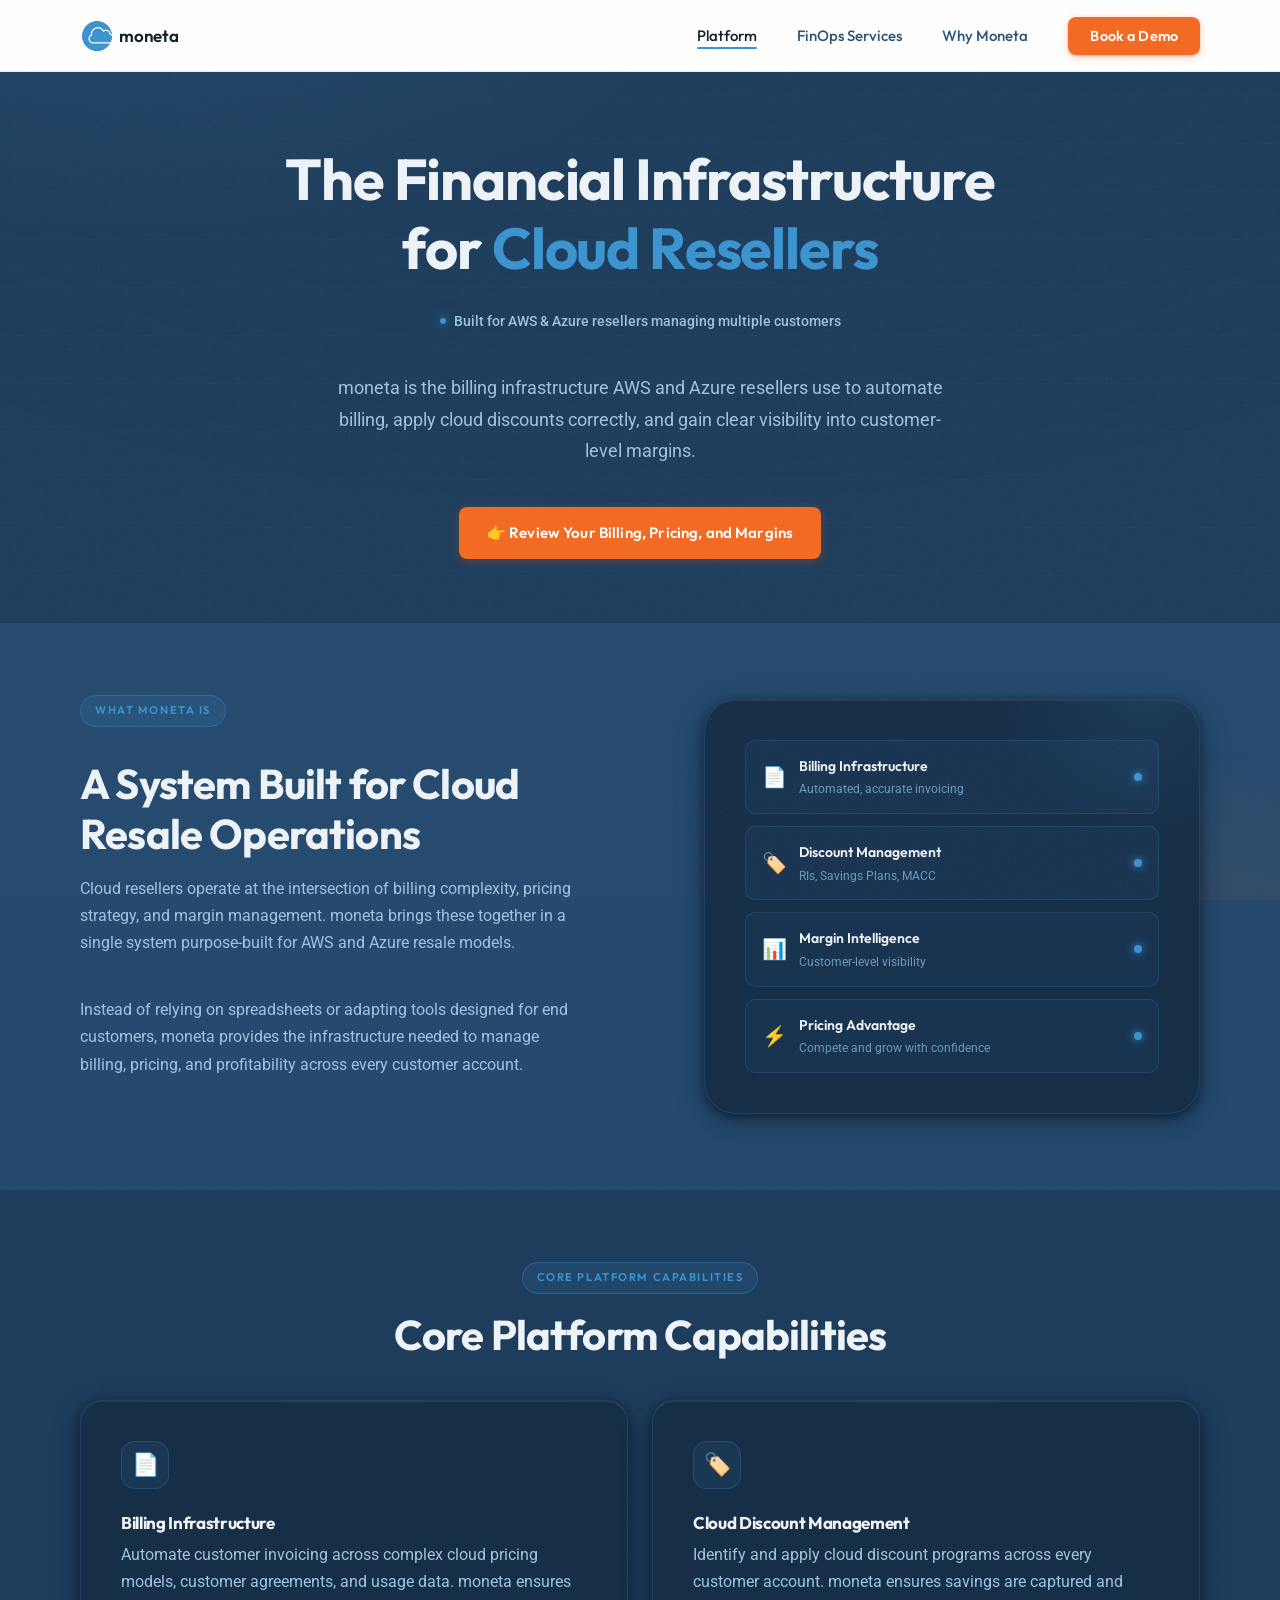
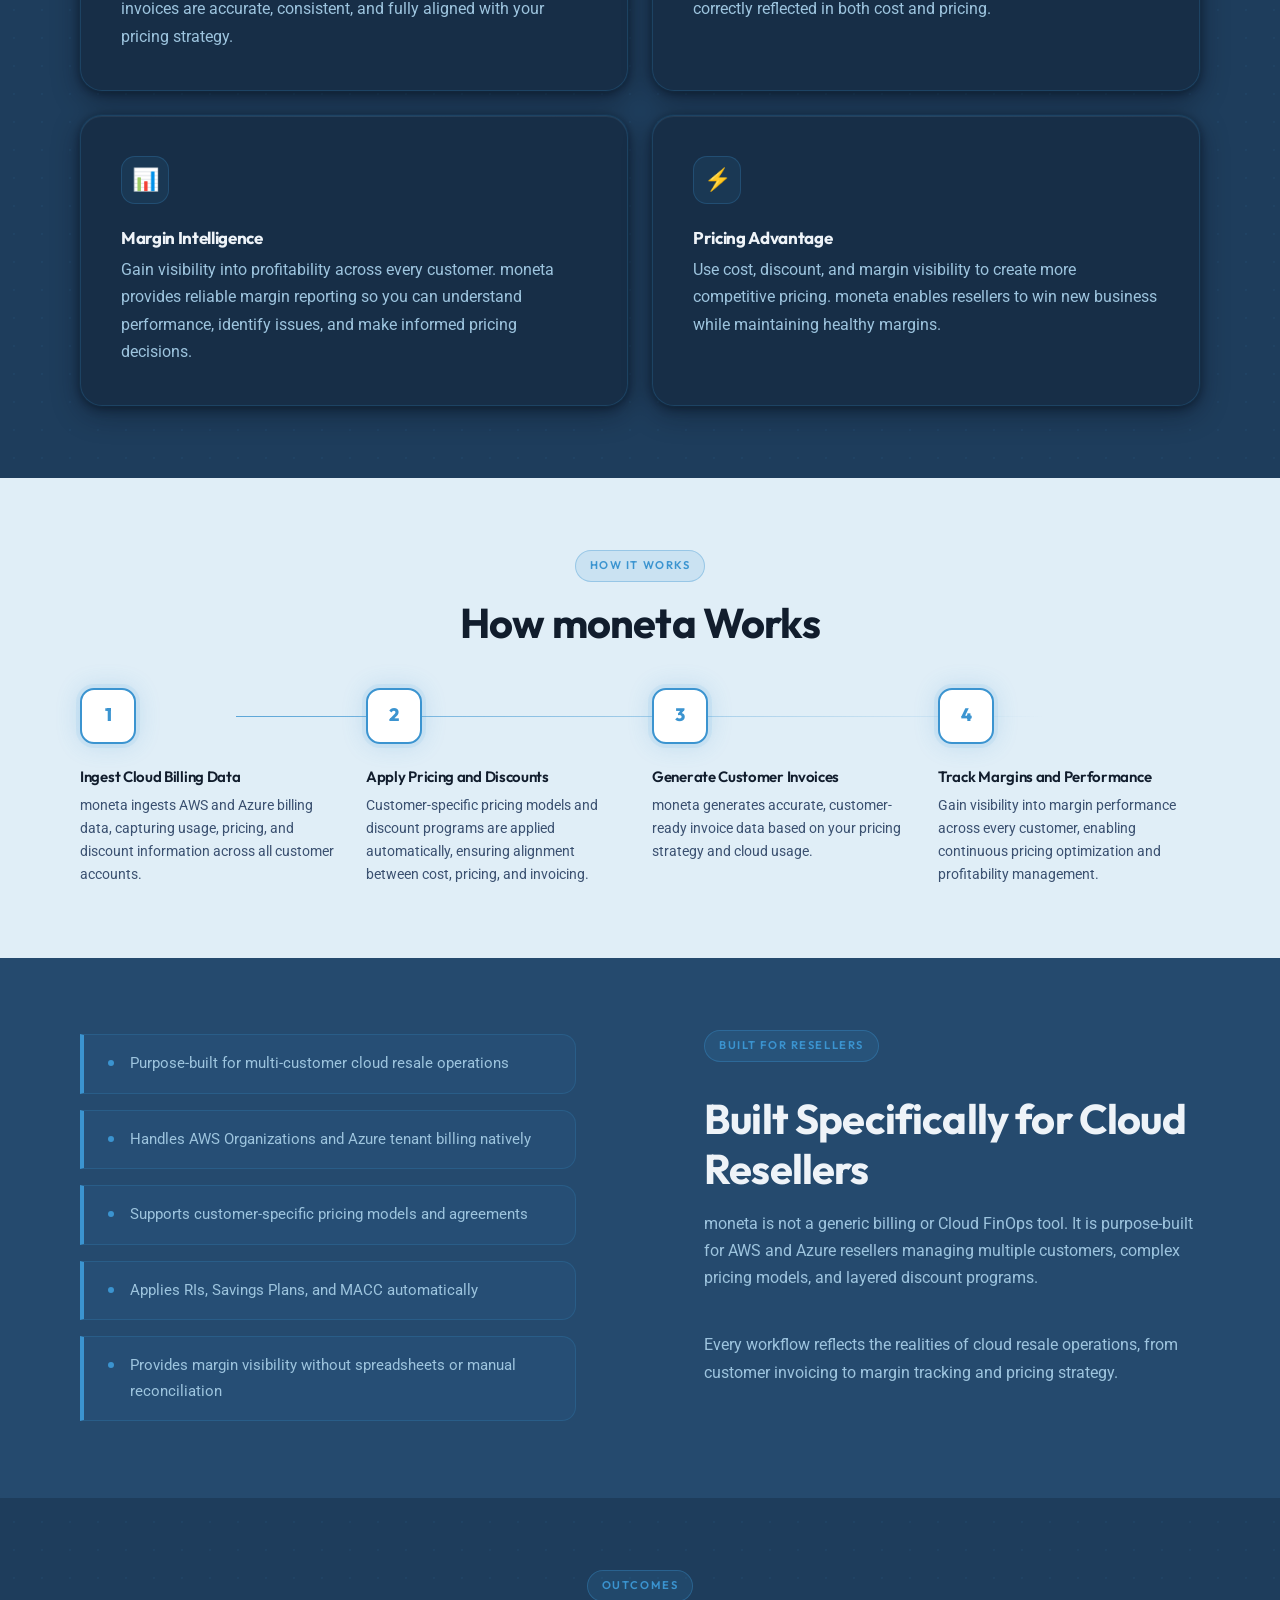
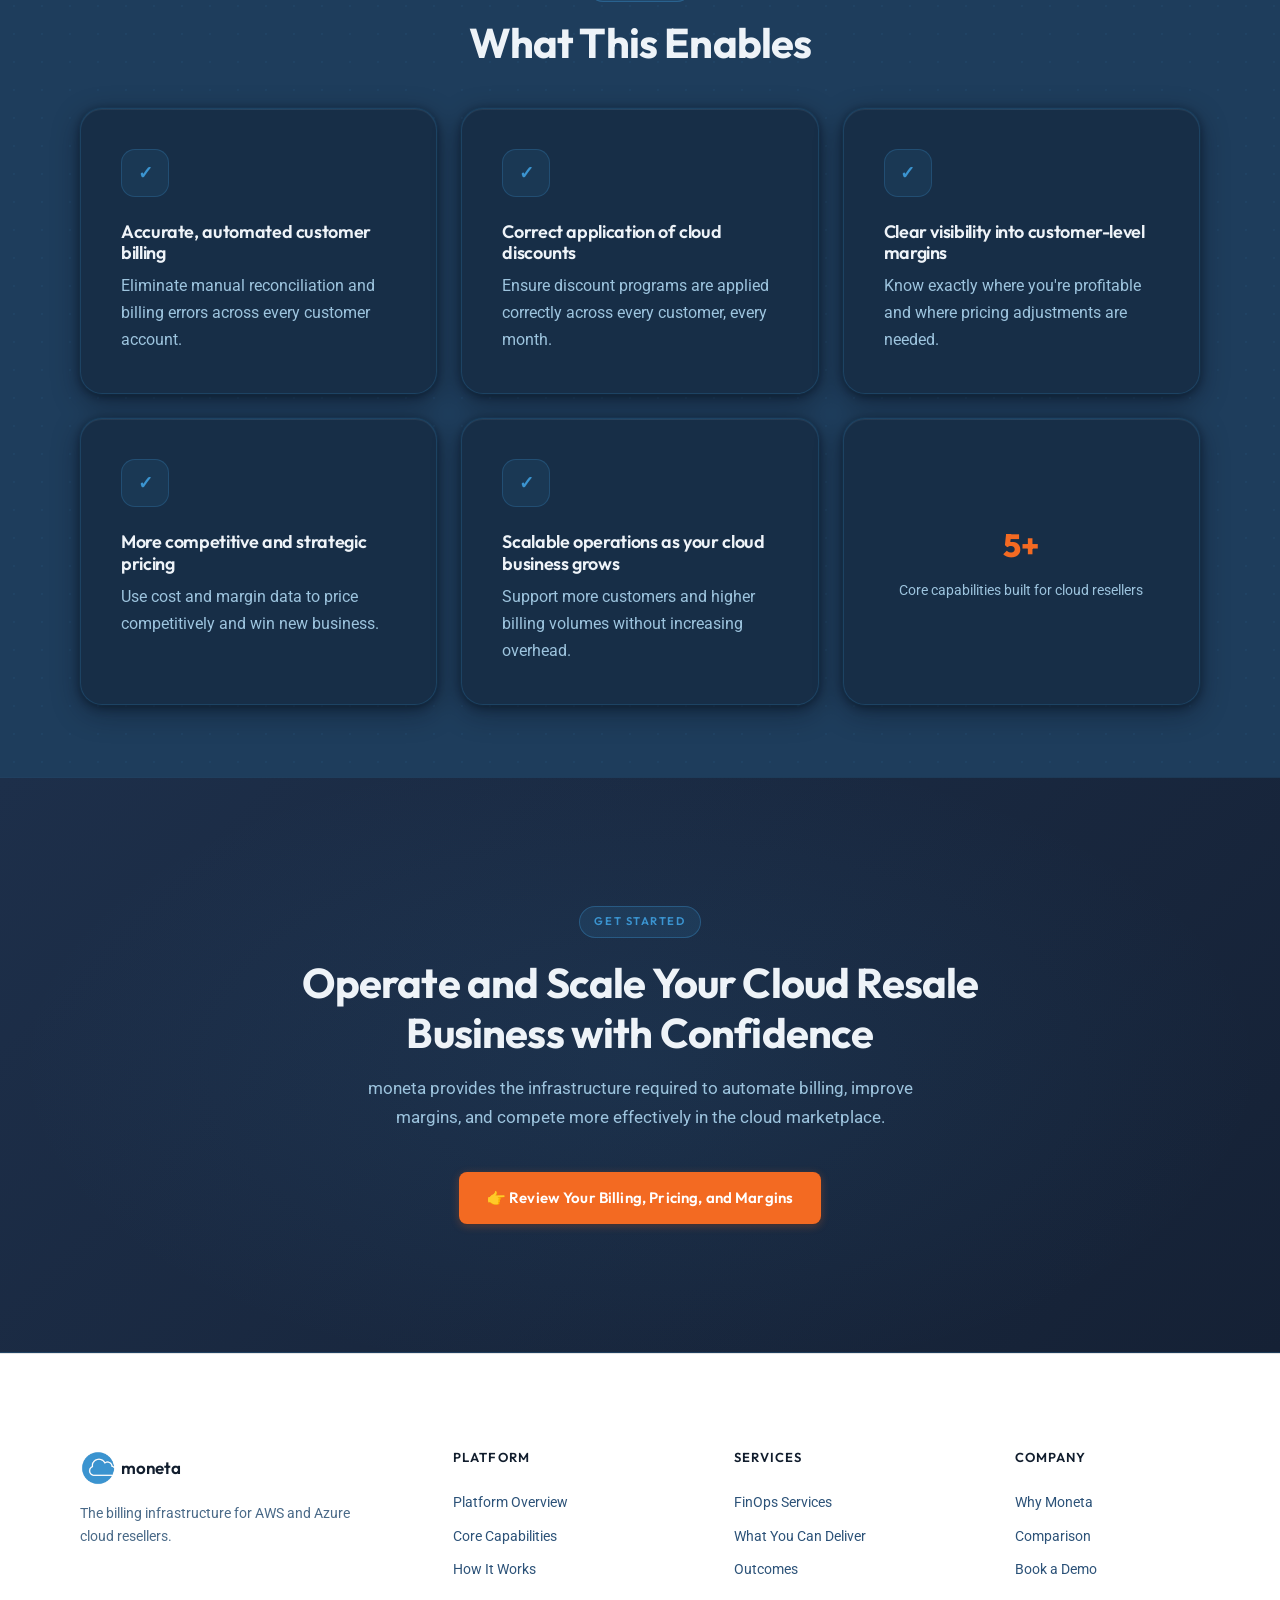
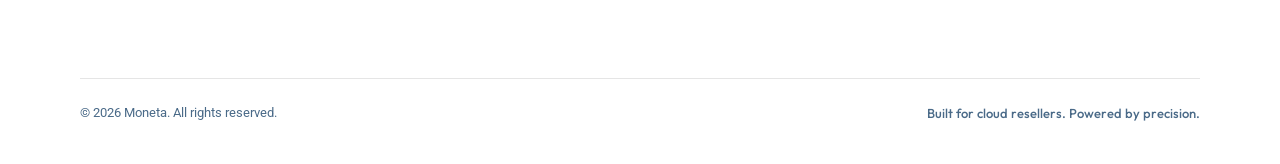
<file: platform.html>
<!DOCTYPE html>
<html lang="en" data-theme="medium">
<head>
  <meta charset="UTF-8" />
  <meta name="viewport" content="width=device-width, initial-scale=1.0" />
  <title>Platform — Moneta Cloud Reseller Billing</title>
  <meta name="description" content="moneta is the billing infrastructure AWS and Azure resellers use to automate billing, apply cloud discounts correctly, and gain clear visibility into customer-level margins." />
  <link rel="icon" type="image/png" href="assets/images/favicon.png" />
  <link rel="stylesheet" href="css/styles.css" />
  <link rel="stylesheet" href="css/theme-medium.css" />
</head>
<body>

  <!-- ============================================================
       Navigation bar — links to all four main pages
       ============================================================ -->
  <nav class="nav" role="navigation" aria-label="Main navigation">
    <div class="nav__inner">

      <a href="index.html" class="nav__logo" aria-label="Moneta home">
        <span class="nav__logo-icon" aria-hidden="true"></span>
        <span class="nav__logo-wordmark">moneta</span>
      </a>

      <ul class="nav__links" role="list">
        <li><a href="platform.html"        class="nav__link">Platform</a></li>
        <li><a href="finops-services.html" class="nav__link">FinOps Services</a></li>
        <li><a href="why-moneta.html"      class="nav__link">Why Moneta</a></li>
        <li><a href="#contact"             class="nav__cta">Book a Demo</a></li>
      </ul>

      <button
        class="nav__hamburger"
        aria-label="Open navigation menu"
        aria-expanded="false"
        aria-controls="mobile-menu"
      >
        <span></span><span></span><span></span>
      </button>
    </div>

    <div class="nav__mobile-menu" id="mobile-menu" role="menu">
      <a href="index.html"           class="nav__mobile-link">Home</a>
      <a href="platform.html"        class="nav__mobile-link">Platform</a>
      <a href="finops-services.html" class="nav__mobile-link">FinOps Services</a>
      <a href="why-moneta.html"      class="nav__mobile-link">Why Moneta</a>
      <a href="#contact"             class="nav__mobile-cta">Book a Demo</a>
    </div>
  </nav>


  <!-- ============================================================
       Hero Section — Platform page
       ============================================================ -->
  <section class="hero hero--platform">
    <div class="container">
      <div class="hero__content">

        <h1 class="animate-fade-up">
          The Financial Infrastructure<br />
          for <span class="text-blue">Cloud Resellers</span>
        </h1>

        <div class="hero__platform-line animate-fade-up delay-1">
          <span class="hero__platform-dot"></span>
          Built for AWS &amp; Azure resellers managing multiple customers
        </div>

        <p class="hero__sub animate-fade-up delay-2">
          moneta is the billing infrastructure AWS and Azure resellers use to automate billing,
          apply cloud discounts correctly, and gain clear visibility into customer-level margins.
        </p>

        <div class="hero__cta-group animate-fade-up delay-3">
          <a href="#contact" class="btn btn--primary">
            👉 Review Your Billing, Pricing, and Margins
          </a>
        </div>

      </div>
    </div>
  </section>


  <!-- ============================================================
       Section: What Moneta Is — A System Built for Cloud Resale Operations
       ============================================================ -->
  <section class="section section--elevated" id="what">
    <div class="container">

      <div class="content-split">

        <div class="content-split__text reveal">
          <span class="section-label">What moneta Is</span>
          <h2 style="margin-top: 16px;">A System Built for Cloud Resale Operations</h2>
          <p>
            Cloud resellers operate at the intersection of billing complexity, pricing strategy,
            and margin management. moneta brings these together in a single system purpose-built
            for AWS and Azure resale models.
          </p>
          <p>
            Instead of relying on spreadsheets or adapting tools designed for end customers,
            moneta provides the infrastructure needed to manage billing, pricing, and profitability
            across every customer account.
          </p>
        </div>

        <!-- Visual panel — abstract representation of the platform -->
        <div class="content-split__visual reveal">
          <div class="content-panel">
            <!-- Decorative capability badges -->
            <div style="display: flex; flex-direction: column; gap: 12px;">
              <div style="display: flex; align-items: center; gap: 12px; padding: 14px 16px; background: rgba(59,148,208,0.07); border: 1px solid rgba(59,148,208,0.18); border-radius: 10px;">
                <span style="font-size: 1.25rem;">📄</span>
                <div>
                  <div style="font-family: 'Outfit', sans-serif; font-weight: 600; font-size: 0.875rem; color: var(--text-primary);">Billing Infrastructure</div>
                  <div style="font-size: 0.775rem; color: var(--text-muted); margin-top: 2px;">Automated, accurate invoicing</div>
                </div>
                <div style="margin-left: auto; width: 8px; height: 8px; border-radius: 50%; background: #3B94D0; box-shadow: 0 0 8px #3B94D0;"></div>
              </div>
              <div style="display: flex; align-items: center; gap: 12px; padding: 14px 16px; background: rgba(59,148,208,0.07); border: 1px solid rgba(59,148,208,0.18); border-radius: 10px;">
                <span style="font-size: 1.25rem;">🏷️</span>
                <div>
                  <div style="font-family: 'Outfit', sans-serif; font-weight: 600; font-size: 0.875rem; color: var(--text-primary);">Discount Management</div>
                  <div style="font-size: 0.775rem; color: var(--text-muted); margin-top: 2px;">RIs, Savings Plans, MACC</div>
                </div>
                <div style="margin-left: auto; width: 8px; height: 8px; border-radius: 50%; background: #3B94D0; box-shadow: 0 0 8px #3B94D0;"></div>
              </div>
              <div style="display: flex; align-items: center; gap: 12px; padding: 14px 16px; background: rgba(59,148,208,0.07); border: 1px solid rgba(59,148,208,0.18); border-radius: 10px;">
                <span style="font-size: 1.25rem;">📊</span>
                <div>
                  <div style="font-family: 'Outfit', sans-serif; font-weight: 600; font-size: 0.875rem; color: var(--text-primary);">Margin Intelligence</div>
                  <div style="font-size: 0.775rem; color: var(--text-muted); margin-top: 2px;">Customer-level visibility</div>
                </div>
                <div style="margin-left: auto; width: 8px; height: 8px; border-radius: 50%; background: #3B94D0; box-shadow: 0 0 8px #3B94D0;"></div>
              </div>
              <div style="display: flex; align-items: center; gap: 12px; padding: 14px 16px; background: rgba(59,148,208,0.07); border: 1px solid rgba(59,148,208,0.18); border-radius: 10px;">
                <span style="font-size: 1.25rem;">⚡</span>
                <div>
                  <div style="font-family: 'Outfit', sans-serif; font-weight: 600; font-size: 0.875rem; color: var(--text-primary);">Pricing Advantage</div>
                  <div style="font-size: 0.775rem; color: var(--text-muted); margin-top: 2px;">Compete and grow with confidence</div>
                </div>
                <div style="margin-left: auto; width: 8px; height: 8px; border-radius: 50%; background: #3B94D0; box-shadow: 0 0 8px #3B94D0;"></div>
              </div>
            </div>
          </div>
        </div>

      </div>
    </div>
  </section>


  <!-- ============================================================
       Section: Platform Pillars — Core Capabilities
       ============================================================ -->
  <section class="section" id="pillars">
    <div class="container">

      <div class="section-header section-header--center reveal">
        <span class="section-label">Core Platform Capabilities</span>
        <h2>Core Platform Capabilities</h2>
      </div>

      <div class="grid-2">

        <div class="card reveal">
          <div class="card__icon">📄</div>
          <h3>Billing Infrastructure</h3>
          <p>
            Automate customer invoicing across complex cloud pricing models, customer agreements,
            and usage data. moneta ensures invoices are accurate, consistent, and fully aligned
            with your pricing strategy.
          </p>
        </div>

        <div class="card reveal">
          <div class="card__icon">🏷️</div>
          <h3>Cloud Discount Management</h3>
          <p>
            Identify and apply cloud discount programs across every customer account. moneta
            ensures savings are captured and correctly reflected in both cost and pricing.
          </p>
        </div>

        <div class="card reveal">
          <div class="card__icon">📊</div>
          <h3>Margin Intelligence</h3>
          <p>
            Gain visibility into profitability across every customer. moneta provides reliable
            margin reporting so you can understand performance, identify issues, and make informed
            pricing decisions.
          </p>
        </div>

        <div class="card reveal">
          <div class="card__icon">⚡</div>
          <h3>Pricing Advantage</h3>
          <p>
            Use cost, discount, and margin visibility to create more competitive pricing. moneta
            enables resellers to win new business while maintaining healthy margins.
          </p>
        </div>

      </div>

    </div>
  </section>


  <!-- ============================================================
       Section: How Moneta Works — 4-step process
       (light section for contrast)
       ============================================================ -->
  <section class="section section--light" id="how">
    <div class="container">

      <div class="section-header section-header--center reveal">
        <span class="section-label section-label--light">How It Works</span>
        <h2>How moneta Works</h2>
      </div>

      <div class="steps">

        <div class="step reveal">
          <div class="step__number" style="background: #fff; border-color: #3B94D0; color: #3B94D0;">1</div>
          <h4 style="color: var(--color-navy);">Ingest Cloud Billing Data</h4>
          <p style="color: #3a5070;">
            moneta ingests AWS and Azure billing data, capturing usage, pricing, and discount
            information across all customer accounts.
          </p>
        </div>

        <div class="step reveal">
          <div class="step__number" style="background: #fff; border-color: #3B94D0; color: #3B94D0;">2</div>
          <h4 style="color: var(--color-navy);">Apply Pricing and Discounts</h4>
          <p style="color: #3a5070;">
            Customer-specific pricing models and discount programs are applied automatically,
            ensuring alignment between cost, pricing, and invoicing.
          </p>
        </div>

        <div class="step reveal">
          <div class="step__number" style="background: #fff; border-color: #3B94D0; color: #3B94D0;">3</div>
          <h4 style="color: var(--color-navy);">Generate Customer Invoices</h4>
          <p style="color: #3a5070;">
            moneta generates accurate, customer-ready invoice data based on your pricing strategy
            and cloud usage.
          </p>
        </div>

        <div class="step reveal">
          <div class="step__number" style="background: #fff; border-color: #3B94D0; color: #3B94D0;">4</div>
          <h4 style="color: var(--color-navy);">Track Margins and Performance</h4>
          <p style="color: #3a5070;">
            Gain visibility into margin performance across every customer, enabling continuous
            pricing optimization and profitability management.
          </p>
        </div>

      </div>

    </div>
  </section>


  <!-- ============================================================
       Section: Built for Resellers
       ============================================================ -->
  <section class="section section--elevated" id="resellers">
    <div class="container">

      <div class="content-split content-split--text-right">

        <div class="content-split__text reveal">
          <span class="section-label">Built for Resellers</span>
          <h2 style="margin-top: 16px;">Built Specifically for Cloud Resellers</h2>
          <p>
            moneta is not a generic billing or Cloud FinOps tool. It is purpose-built for AWS
            and Azure resellers managing multiple customers, complex pricing models, and layered
            discount programs.
          </p>
          <p>
            Every workflow reflects the realities of cloud resale operations, from customer
            invoicing to margin tracking and pricing strategy.
          </p>
        </div>

        <div class="content-split__visual reveal">
          <div class="highlight-list">
            <div class="highlight-item">
              <span class="highlight-dot"></span>
              <p>Purpose-built for multi-customer cloud resale operations</p>
            </div>
            <div class="highlight-item">
              <span class="highlight-dot"></span>
              <p>Handles AWS Organizations and Azure tenant billing natively</p>
            </div>
            <div class="highlight-item">
              <span class="highlight-dot"></span>
              <p>Supports customer-specific pricing models and agreements</p>
            </div>
            <div class="highlight-item">
              <span class="highlight-dot"></span>
              <p>Applies RIs, Savings Plans, and MACC automatically</p>
            </div>
            <div class="highlight-item">
              <span class="highlight-dot"></span>
              <p>Provides margin visibility without spreadsheets or manual reconciliation</p>
            </div>
          </div>
        </div>

      </div>

    </div>
  </section>


  <!-- ============================================================
       Section: Outcomes — What This Enables
       ============================================================ -->
  <section class="section" id="outcomes">
    <div class="container">

      <div class="section-header section-header--center reveal">
        <span class="section-label">Outcomes</span>
        <h2>What This Enables</h2>
      </div>

      <div class="grid-3">

        <div class="card reveal">
          <div class="card__icon card__icon--check">✓</div>
          <h4>Accurate, automated customer billing</h4>
          <p>Eliminate manual reconciliation and billing errors across every customer account.</p>
        </div>

        <div class="card reveal">
          <div class="card__icon card__icon--check">✓</div>
          <h4>Correct application of cloud discounts</h4>
          <p>Ensure discount programs are applied correctly across every customer, every month.</p>
        </div>

        <div class="card reveal">
          <div class="card__icon card__icon--check">✓</div>
          <h4>Clear visibility into customer-level margins</h4>
          <p>Know exactly where you're profitable and where pricing adjustments are needed.</p>
        </div>

        <div class="card reveal">
          <div class="card__icon card__icon--check">✓</div>
          <h4>More competitive and strategic pricing</h4>
          <p>Use cost and margin data to price competitively and win new business.</p>
        </div>

        <div class="card reveal">
          <div class="card__icon card__icon--check">✓</div>
          <h4>Scalable operations as your cloud business grows</h4>
          <p>Support more customers and higher billing volumes without increasing overhead.</p>
        </div>

        <!-- Placeholder to balance grid -->
        <div class="card reveal" style="display: flex; align-items: center; justify-content: center; text-align: center;">
          <div>
            <div style="font-family: 'Outfit', sans-serif; font-weight: 800; font-size: 2rem; color: var(--color-orange); margin-bottom: 8px;">5+</div>
            <p style="font-size: 0.875rem; color: var(--text-secondary);">Core capabilities built for cloud resellers</p>
          </div>
        </div>

      </div>

    </div>
  </section>


  <!-- ============================================================
       CTA Banner — Operate and Scale Your Cloud Resale Business
       ============================================================ -->
  <section class="cta-banner">
    <div class="container">
      <div class="reveal">
        <span class="section-label" style="margin-bottom: 20px;">Get Started</span>
        <h2>Operate and Scale Your Cloud Resale Business with Confidence</h2>
        <p>
          moneta provides the infrastructure required to automate billing, improve margins,
          and compete more effectively in the cloud marketplace.
        </p>
        <a href="#contact" class="btn btn--primary">
          👉 Review Your Billing, Pricing, and Margins
        </a>
      </div>
    </div>
  </section>


  <!-- ============================================================
       Footer
       ============================================================ -->
  <footer class="footer" role="contentinfo">
    <div class="container">
      <div class="footer__inner">
        <div class="footer__brand">
          <a href="index.html" class="footer__logo" aria-label="Moneta home">
            <span class="footer__logo-icon" aria-hidden="true"></span>
            <span class="footer__logo-wordmark">moneta</span>
          </a>
          <p>The billing infrastructure for AWS and Azure cloud resellers.</p>
        </div>
        <div class="footer__col">
          <h5>Platform</h5>
          <ul class="footer__links">
            <li><a href="platform.html"         class="footer__link">Platform Overview</a></li>
            <li><a href="platform.html#pillars" class="footer__link">Core Capabilities</a></li>
            <li><a href="platform.html#how"     class="footer__link">How It Works</a></li>
          </ul>
        </div>
        <div class="footer__col">
          <h5>Services</h5>
          <ul class="footer__links">
            <li><a href="finops-services.html"          class="footer__link">FinOps Services</a></li>
            <li><a href="finops-services.html#deliver"  class="footer__link">What You Can Deliver</a></li>
            <li><a href="finops-services.html#outcomes" class="footer__link">Outcomes</a></li>
          </ul>
        </div>
        <div class="footer__col">
          <h5>Company</h5>
          <ul class="footer__links">
            <li><a href="why-moneta.html"         class="footer__link">Why Moneta</a></li>
            <li><a href="why-moneta.html#compare" class="footer__link">Comparison</a></li>
            <li><a href="#contact"                class="footer__link">Book a Demo</a></li>
          </ul>
        </div>
      </div>
      <div class="footer__bottom">
        <span class="footer__copy">&copy; 2026 Moneta. All rights reserved.</span>
        <span class="footer__tagline">Built for cloud resellers. Powered by precision.</span>
      </div>
    </div>
  </footer>

  <!-- ============================================================
       Contact Modal — triggered by all CTA buttons
       FORM SUBMISSION: handler not yet connected — awaiting integration decision
       ============================================================ -->
  <div class="contact-modal" id="contact-modal" role="dialog" aria-modal="true" aria-labelledby="modal-title" hidden>
    <div class="contact-modal__backdrop"></div>
    <div class="contact-modal__panel">
      <button class="contact-modal__close" aria-label="Close dialog">
        <svg width="18" height="18" viewBox="0 0 18 18" fill="none" aria-hidden="true">
          <path d="M2 2L16 16M16 2L2 16" stroke="currentColor" stroke-width="1.8" stroke-linecap="round"/>
        </svg>
      </button>
      <div class="contact-modal__body">
        <div class="contact-modal__info">
          <span class="section-label">Get Started</span>
          <h2 id="modal-title">Review Your Billing, Pricing, and Margins</h2>
          <p>Talk to the moneta team about your cloud resale operations. We'll help you identify billing gaps, missed discounts, and margin improvement opportunities across your customer accounts.</p>
          <ul class="contact-modal__trust">
            <li>Trusted by AWS &amp; Azure resellers</li>
            <li>$100M+ in annual cloud spend managed</li>
            <li>Response within 1 business day</li>
          </ul>
        </div>
        <div class="contact-modal__form-panel">
          <form class="contact-form" id="modal-demo-form" novalidate>
            <div class="form-row">
              <div class="form-group">
                <label class="form-label" for="m-first-name">First Name<span class="required">*</span></label>
                <input class="form-input" type="text" id="m-first-name" name="first_name" required autocomplete="given-name" />
              </div>
              <div class="form-group">
                <label class="form-label" for="m-last-name">Last Name<span class="required">*</span></label>
                <input class="form-input" type="text" id="m-last-name" name="last_name" required autocomplete="family-name" />
              </div>
            </div>
            <div class="form-row">
              <div class="form-group">
                <label class="form-label" for="m-email">Business Email<span class="required">*</span></label>
                <input class="form-input" type="email" id="m-email" name="business_email" required autocomplete="email" />
              </div>
              <div class="form-group">
                <label class="form-label" for="m-phone">Phone Number<span class="required">*</span></label>
                <input class="form-input" type="tel" id="m-phone" name="phone_number" required autocomplete="tel" />
              </div>
            </div>
            <div class="form-row">
              <div class="form-group">
                <label class="form-label" for="m-company">Company Name<span class="required">*</span></label>
                <input class="form-input" type="text" id="m-company" name="company_name" required autocomplete="organization" />
              </div>
              <div class="form-group">
                <label class="form-label" for="m-title">Title<span class="required">*</span></label>
                <input class="form-input" type="text" id="m-title" name="title" required autocomplete="organization-title" />
              </div>
            </div>
            <div class="form-group">
              <label class="form-label" for="m-message">Message<span class="required">*</span></label>
              <textarea class="form-textarea" id="m-message" name="message" required></textarea>
            </div>
            <button type="submit" class="form-submit">Submit</button>
          </form>
        </div>
      </div>
    </div>
  </div>

  <script src="js/main.js"></script>
</body>
</html>
</file>
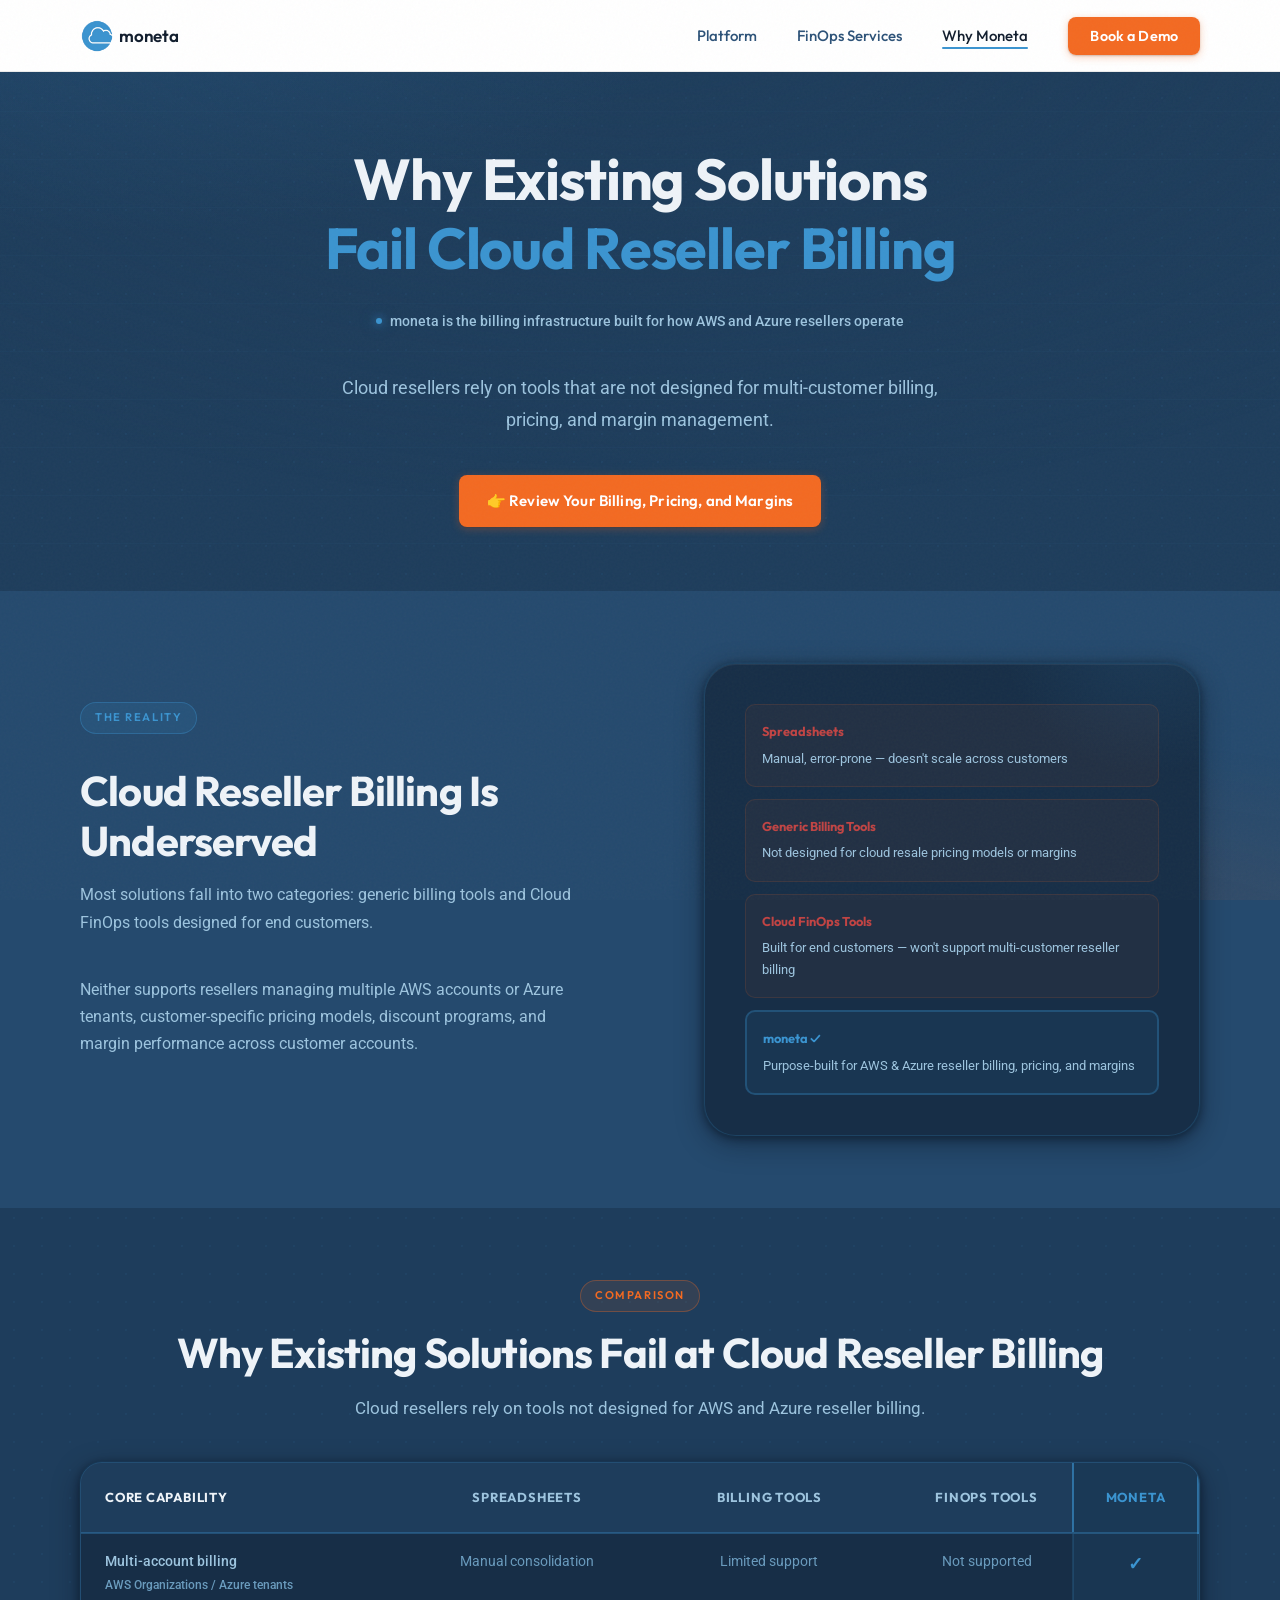
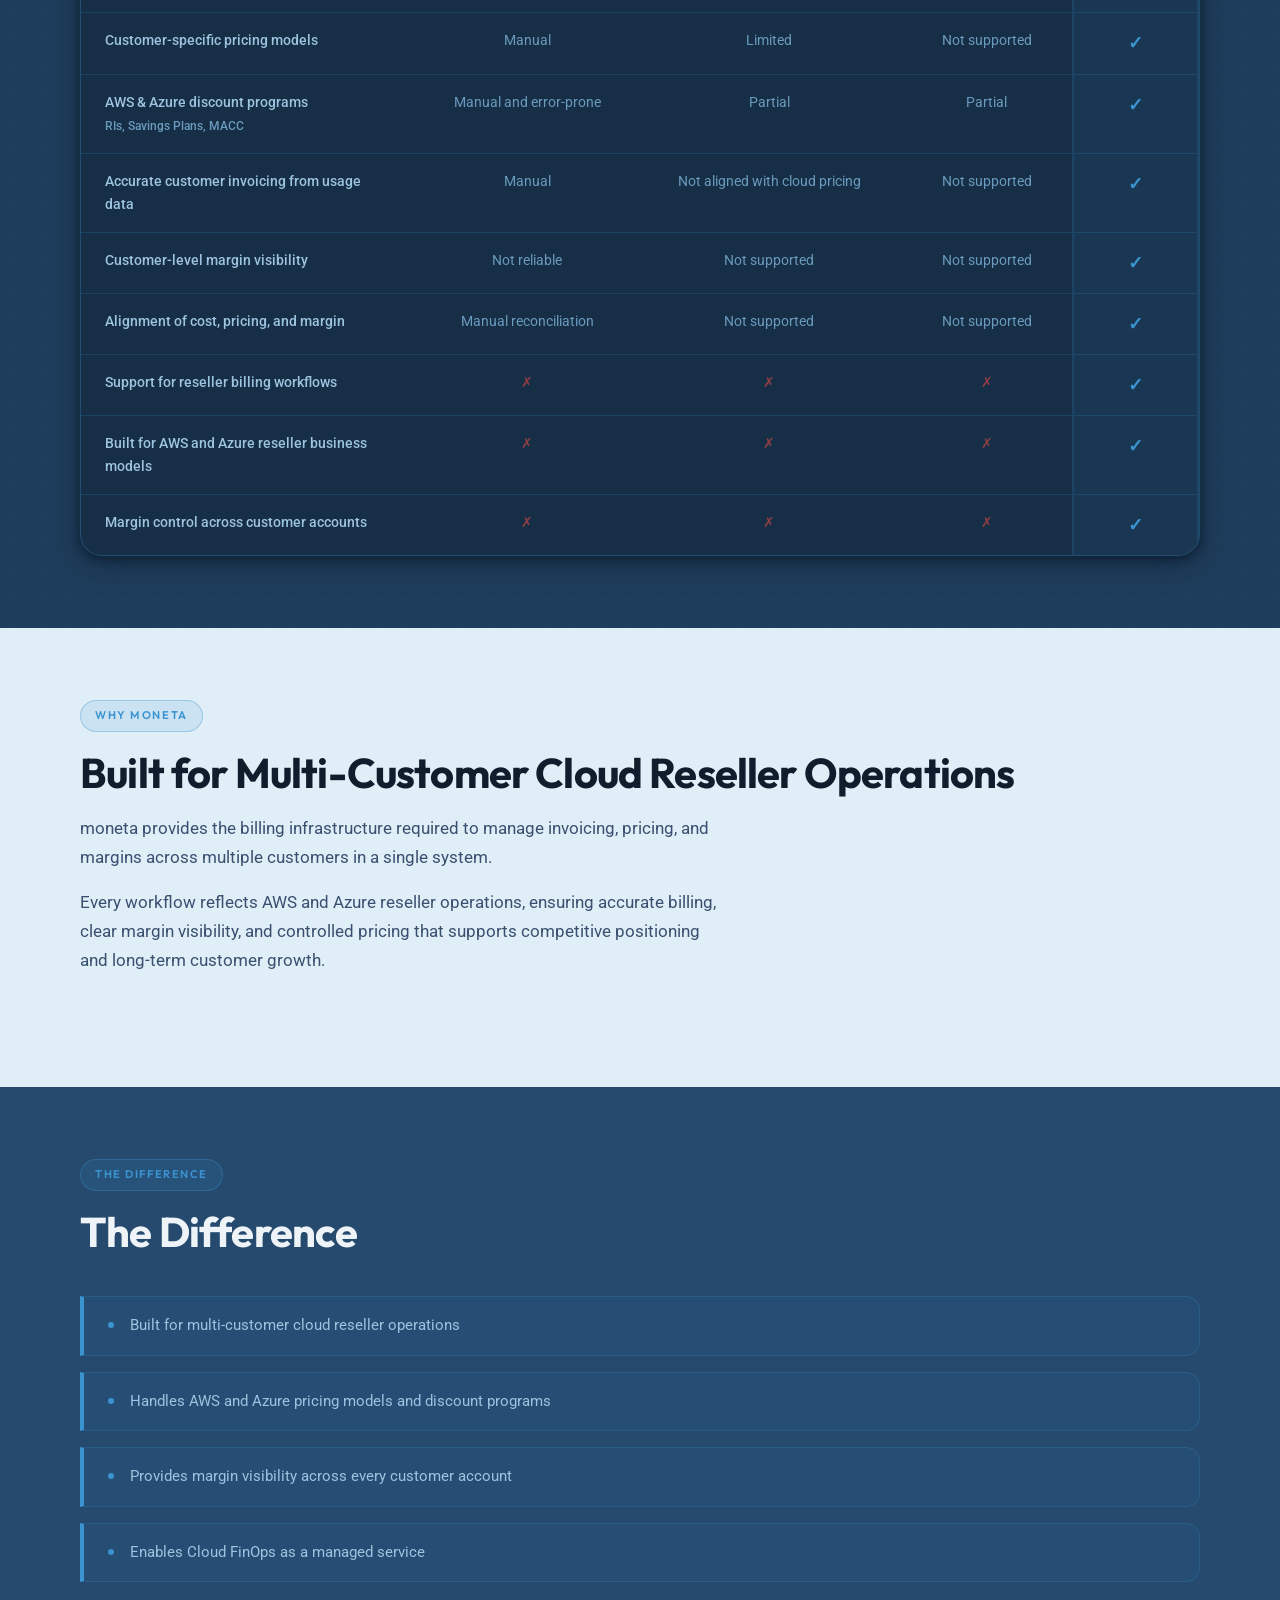
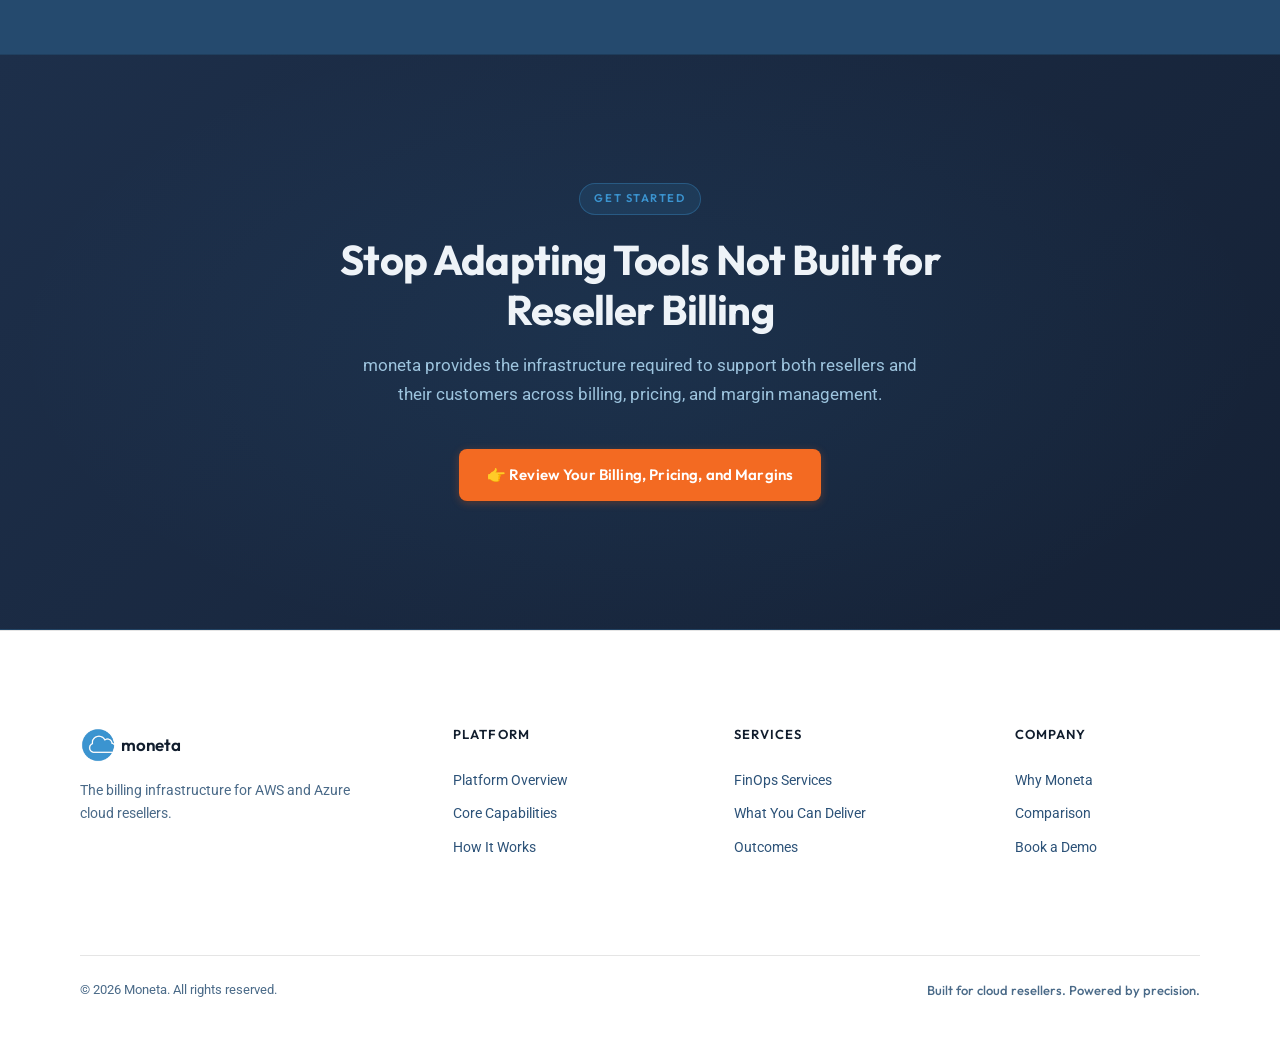
<file: why-moneta.html>
<!DOCTYPE html>
<html lang="en" data-theme="medium">
<head>
  <meta charset="UTF-8" />
  <meta name="viewport" content="width=device-width, initial-scale=1.0" />
  <title>Why Moneta — Cloud Reseller Billing That Works</title>
  <meta name="description" content="Cloud resellers rely on tools that are not designed for multi-customer billing, pricing, and margin management. moneta is the billing infrastructure built for how AWS and Azure resellers operate." />
  <link rel="icon" type="image/png" href="assets/images/favicon.png" />
  <link rel="stylesheet" href="css/styles.css" />
  <link rel="stylesheet" href="css/theme-medium.css" />
</head>
<body>

  <!-- ============================================================
       Navigation bar — links to all four main pages
       ============================================================ -->
  <nav class="nav" role="navigation" aria-label="Main navigation">
    <div class="nav__inner">

      <a href="index.html" class="nav__logo" aria-label="Moneta home">
        <span class="nav__logo-icon" aria-hidden="true"></span>
        <span class="nav__logo-wordmark">moneta</span>
      </a>

      <ul class="nav__links" role="list">
        <li><a href="platform.html"        class="nav__link">Platform</a></li>
        <li><a href="finops-services.html" class="nav__link">FinOps Services</a></li>
        <li><a href="why-moneta.html"      class="nav__link">Why Moneta</a></li>
        <li><a href="#contact"             class="nav__cta">Book a Demo</a></li>
      </ul>

      <button
        class="nav__hamburger"
        aria-label="Open navigation menu"
        aria-expanded="false"
        aria-controls="mobile-menu"
      >
        <span></span><span></span><span></span>
      </button>
    </div>

    <div class="nav__mobile-menu" id="mobile-menu" role="menu">
      <a href="index.html"           class="nav__mobile-link">Home</a>
      <a href="platform.html"        class="nav__mobile-link">Platform</a>
      <a href="finops-services.html" class="nav__mobile-link">FinOps Services</a>
      <a href="why-moneta.html"      class="nav__mobile-link">Why Moneta</a>
      <a href="#contact"             class="nav__mobile-cta">Book a Demo</a>
    </div>
  </nav>


  <!-- ============================================================
       Hero Section — Why Moneta page
       ============================================================ -->
  <section class="hero hero--why">
    <div class="container">
      <div class="hero__content">

        <h1 class="animate-fade-up">
          Why Existing Solutions<br />
          <span class="text-blue">Fail Cloud Reseller Billing</span>
        </h1>

        <div class="hero__platform-line animate-fade-up delay-1">
          <span class="hero__platform-dot"></span>
          moneta is the billing infrastructure built for how AWS and Azure resellers operate
        </div>

        <p class="hero__sub animate-fade-up delay-2">
          Cloud resellers rely on tools that are not designed for multi-customer billing,
          pricing, and margin management.
        </p>

        <div class="hero__cta-group animate-fade-up delay-3">
          <a href="#contact" class="btn btn--primary">
            👉 Review Your Billing, Pricing, and Margins
          </a>
        </div>

      </div>
    </div>
  </section>


  <!-- ============================================================
       Section: The Reality — Cloud Reseller Billing Is Underserved
       ============================================================ -->
  <section class="section section--elevated" id="reality">
    <div class="container">

      <div class="content-split">

        <div class="content-split__text reveal">
          <span class="section-label">The Reality</span>
          <h2 style="margin-top: 16px;">Cloud Reseller Billing Is Underserved</h2>
          <p>
            Most solutions fall into two categories: generic billing tools and Cloud FinOps tools
            designed for end customers.
          </p>
          <p>
            Neither supports resellers managing multiple AWS accounts or Azure tenants,
            customer-specific pricing models, discount programs, and margin performance
            across customer accounts.
          </p>
        </div>

        <div class="content-split__visual reveal">
          <div class="content-panel">
            <div style="display: flex; flex-direction: column; gap: 12px;">
              <!-- Generic billing tools -->
              <div style="padding: 16px; background: rgba(243,106,34,0.05); border: 1px solid rgba(243,106,34,0.12); border-radius: 10px;">
                <div style="font-family: 'Outfit', sans-serif; font-weight: 700; font-size: 0.8rem; color: #c04444; margin-bottom: 6px;">Spreadsheets</div>
                <p style="font-size: 0.8125rem; margin: 0;">Manual, error-prone — doesn't scale across customers</p>
              </div>
              <div style="padding: 16px; background: rgba(243,106,34,0.05); border: 1px solid rgba(243,106,34,0.12); border-radius: 10px;">
                <div style="font-family: 'Outfit', sans-serif; font-weight: 700; font-size: 0.8rem; color: #c04444; margin-bottom: 6px;">Generic Billing Tools</div>
                <p style="font-size: 0.8125rem; margin: 0;">Not designed for cloud resale pricing models or margins</p>
              </div>
              <div style="padding: 16px; background: rgba(243,106,34,0.05); border: 1px solid rgba(243,106,34,0.12); border-radius: 10px;">
                <div style="font-family: 'Outfit', sans-serif; font-weight: 700; font-size: 0.8rem; color: #c04444; margin-bottom: 6px;">Cloud FinOps Tools</div>
                <p style="font-size: 0.8125rem; margin: 0;">Built for end customers — won't support multi-customer reseller billing</p>
              </div>
              <!-- moneta -->
              <div style="padding: 16px; background: rgba(59,148,208,0.08); border: 2px solid rgba(59,148,208,0.3); border-radius: 10px;">
                <div style="font-family: 'Outfit', sans-serif; font-weight: 700; font-size: 0.8rem; color: #3B94D0; margin-bottom: 6px;">moneta ✓</div>
                <p style="font-size: 0.8125rem; color: var(--text-secondary); margin: 0;">Purpose-built for AWS &amp; Azure reseller billing, pricing, and margins</p>
              </div>
            </div>
          </div>
        </div>

      </div>

    </div>
  </section>


  <!-- ============================================================
       Section: Comparison Table — Why Existing Solutions Fail
       ============================================================ -->
  <section class="section" id="compare">
    <div class="container">

      <div class="section-header section-header--center reveal">
        <span class="section-label section-label--orange">Comparison</span>
        <h2>Why Existing Solutions Fail at Cloud Reseller Billing</h2>
        <p>
          Cloud resellers rely on tools not designed for AWS and Azure reseller billing.
        </p>
      </div>

      <!-- Responsive comparison table -->
      <div class="table-wrapper reveal">
        <table class="comparison-table" role="table" aria-label="Comparison of billing solutions for cloud resellers">
          <thead>
            <tr>
              <th scope="col">Core Capability</th>
              <th scope="col">Spreadsheets</th>
              <th scope="col">Billing Tools</th>
              <th scope="col">FinOps Tools</th>
              <th scope="col" class="col-moneta">moneta</th>
            </tr>
          </thead>
          <tbody>

            <tr>
              <td>Multi-account billing<br /><span style="font-size: 0.775rem; color: var(--text-muted);">AWS Organizations / Azure tenants</span></td>
              <td>Manual consolidation</td>
              <td>Limited support</td>
              <td>Not supported</td>
              <td class="col-moneta"><span class="check-mark">✓</span></td>
            </tr>

            <tr>
              <td>Customer-specific pricing models</td>
              <td>Manual</td>
              <td>Limited</td>
              <td>Not supported</td>
              <td class="col-moneta"><span class="check-mark">✓</span></td>
            </tr>

            <tr>
              <td>AWS &amp; Azure discount programs<br /><span style="font-size: 0.775rem; color: var(--text-muted);">RIs, Savings Plans, MACC</span></td>
              <td>Manual and error-prone</td>
              <td>Partial</td>
              <td>Partial</td>
              <td class="col-moneta"><span class="check-mark">✓</span></td>
            </tr>

            <tr>
              <td>Accurate customer invoicing from usage data</td>
              <td>Manual</td>
              <td>Not aligned with cloud pricing</td>
              <td>Not supported</td>
              <td class="col-moneta"><span class="check-mark">✓</span></td>
            </tr>

            <tr>
              <td>Customer-level margin visibility</td>
              <td>Not reliable</td>
              <td>Not supported</td>
              <td>Not supported</td>
              <td class="col-moneta"><span class="check-mark">✓</span></td>
            </tr>

            <tr>
              <td>Alignment of cost, pricing, and margin</td>
              <td>Manual reconciliation</td>
              <td>Not supported</td>
              <td>Not supported</td>
              <td class="col-moneta"><span class="check-mark">✓</span></td>
            </tr>

            <tr>
              <td>Support for reseller billing workflows</td>
              <td><span class="x-mark">✗</span></td>
              <td><span class="x-mark">✗</span></td>
              <td><span class="x-mark">✗</span></td>
              <td class="col-moneta"><span class="check-mark">✓</span></td>
            </tr>

            <tr>
              <td>Built for AWS and Azure reseller business models</td>
              <td><span class="x-mark">✗</span></td>
              <td><span class="x-mark">✗</span></td>
              <td><span class="x-mark">✗</span></td>
              <td class="col-moneta"><span class="check-mark">✓</span></td>
            </tr>

            <tr>
              <td>Margin control across customer accounts</td>
              <td><span class="x-mark">✗</span></td>
              <td><span class="x-mark">✗</span></td>
              <td><span class="x-mark">✗</span></td>
              <td class="col-moneta"><span class="check-mark">✓</span></td>
            </tr>

          </tbody>
        </table>
      </div>

    </div>
  </section>


  <!-- ============================================================
       Section: Why Moneta — Built for Multi-Customer Cloud Reseller Operations
       (light section for contrast)
       ============================================================ -->
  <section class="section section--light" id="built-for">
    <div class="container">

      <div class="section-header reveal">
        <span class="section-label section-label--light">Why moneta</span>
        <h2>Built for Multi-Customer Cloud Reseller Operations</h2>
        <p>
          moneta provides the billing infrastructure required to manage invoicing, pricing, and
          margins across multiple customers in a single system.
        </p>
        <p style="margin-top: 16px;">
          Every workflow reflects AWS and Azure reseller operations, ensuring accurate billing,
          clear margin visibility, and controlled pricing that supports competitive positioning
          and long-term customer growth.
        </p>
      </div>

    </div>
  </section>


  <!-- ============================================================
       Section: The Difference
       ============================================================ -->
  <section class="section section--elevated" id="difference">
    <div class="container">

      <div class="section-header reveal">
        <span class="section-label">The Difference</span>
        <h2>The Difference</h2>
      </div>

      <div class="highlight-list reveal">
        <div class="highlight-item">
          <span class="highlight-dot"></span>
          <p>Built for multi-customer cloud reseller operations</p>
        </div>
        <div class="highlight-item">
          <span class="highlight-dot"></span>
          <p>Handles AWS and Azure pricing models and discount programs</p>
        </div>
        <div class="highlight-item">
          <span class="highlight-dot"></span>
          <p>Provides margin visibility across every customer account</p>
        </div>
        <div class="highlight-item">
          <span class="highlight-dot"></span>
          <p>Enables Cloud FinOps as a managed service</p>
        </div>
      </div>

    </div>
  </section>


  <!-- ============================================================
       CTA Banner — Stop Adapting Tools Not Built for Reseller Billing
       ============================================================ -->
  <section class="cta-banner">
    <div class="container">
      <div class="reveal">
        <span class="section-label" style="margin-bottom: 20px;">Get Started</span>
        <h2>Stop Adapting Tools Not Built for Reseller Billing</h2>
        <p>
          moneta provides the infrastructure required to support both resellers and their customers
          across billing, pricing, and margin management.
        </p>
        <a href="#contact" class="btn btn--primary">
          👉 Review Your Billing, Pricing, and Margins
        </a>
      </div>
    </div>
  </section>


  <!-- ============================================================
       Footer
       ============================================================ -->
  <footer class="footer" role="contentinfo">
    <div class="container">
      <div class="footer__inner">
        <div class="footer__brand">
          <a href="index.html" class="footer__logo" aria-label="Moneta home">
            <span class="footer__logo-icon" aria-hidden="true"></span>
            <span class="footer__logo-wordmark">moneta</span>
          </a>
          <p>The billing infrastructure for AWS and Azure cloud resellers.</p>
        </div>
        <div class="footer__col">
          <h5>Platform</h5>
          <ul class="footer__links">
            <li><a href="platform.html"         class="footer__link">Platform Overview</a></li>
            <li><a href="platform.html#pillars" class="footer__link">Core Capabilities</a></li>
            <li><a href="platform.html#how"     class="footer__link">How It Works</a></li>
          </ul>
        </div>
        <div class="footer__col">
          <h5>Services</h5>
          <ul class="footer__links">
            <li><a href="finops-services.html"          class="footer__link">FinOps Services</a></li>
            <li><a href="finops-services.html#deliver"  class="footer__link">What You Can Deliver</a></li>
            <li><a href="finops-services.html#outcomes" class="footer__link">Outcomes</a></li>
          </ul>
        </div>
        <div class="footer__col">
          <h5>Company</h5>
          <ul class="footer__links">
            <li><a href="why-moneta.html"         class="footer__link">Why Moneta</a></li>
            <li><a href="why-moneta.html#compare" class="footer__link">Comparison</a></li>
            <li><a href="#contact"                class="footer__link">Book a Demo</a></li>
          </ul>
        </div>
      </div>
      <div class="footer__bottom">
        <span class="footer__copy">&copy; 2026 Moneta. All rights reserved.</span>
        <span class="footer__tagline">Built for cloud resellers. Powered by precision.</span>
      </div>
    </div>
  </footer>

  <!-- ============================================================
       Contact Modal — triggered by all CTA buttons
       FORM SUBMISSION: handler not yet connected — awaiting integration decision
       ============================================================ -->
  <div class="contact-modal" id="contact-modal" role="dialog" aria-modal="true" aria-labelledby="modal-title" hidden>
    <div class="contact-modal__backdrop"></div>
    <div class="contact-modal__panel">
      <button class="contact-modal__close" aria-label="Close dialog">
        <svg width="18" height="18" viewBox="0 0 18 18" fill="none" aria-hidden="true">
          <path d="M2 2L16 16M16 2L2 16" stroke="currentColor" stroke-width="1.8" stroke-linecap="round"/>
        </svg>
      </button>
      <div class="contact-modal__body">
        <div class="contact-modal__info">
          <span class="section-label">Get Started</span>
          <h2 id="modal-title">Review Your Billing, Pricing, and Margins</h2>
          <p>Talk to the moneta team about your cloud resale operations. We'll help you identify billing gaps, missed discounts, and margin improvement opportunities across your customer accounts.</p>
          <ul class="contact-modal__trust">
            <li>Trusted by AWS &amp; Azure resellers</li>
            <li>$100M+ in annual cloud spend managed</li>
            <li>Response within 1 business day</li>
          </ul>
        </div>
        <div class="contact-modal__form-panel">
          <form class="contact-form" id="modal-demo-form" novalidate>
            <div class="form-row">
              <div class="form-group">
                <label class="form-label" for="m-first-name">First Name<span class="required">*</span></label>
                <input class="form-input" type="text" id="m-first-name" name="first_name" required autocomplete="given-name" />
              </div>
              <div class="form-group">
                <label class="form-label" for="m-last-name">Last Name<span class="required">*</span></label>
                <input class="form-input" type="text" id="m-last-name" name="last_name" required autocomplete="family-name" />
              </div>
            </div>
            <div class="form-row">
              <div class="form-group">
                <label class="form-label" for="m-email">Business Email<span class="required">*</span></label>
                <input class="form-input" type="email" id="m-email" name="business_email" required autocomplete="email" />
              </div>
              <div class="form-group">
                <label class="form-label" for="m-phone">Phone Number<span class="required">*</span></label>
                <input class="form-input" type="tel" id="m-phone" name="phone_number" required autocomplete="tel" />
              </div>
            </div>
            <div class="form-row">
              <div class="form-group">
                <label class="form-label" for="m-company">Company Name<span class="required">*</span></label>
                <input class="form-input" type="text" id="m-company" name="company_name" required autocomplete="organization" />
              </div>
              <div class="form-group">
                <label class="form-label" for="m-title">Title<span class="required">*</span></label>
                <input class="form-input" type="text" id="m-title" name="title" required autocomplete="organization-title" />
              </div>
            </div>
            <div class="form-group">
              <label class="form-label" for="m-message">Message<span class="required">*</span></label>
              <textarea class="form-textarea" id="m-message" name="message" required></textarea>
            </div>
            <button type="submit" class="form-submit">Submit</button>
          </form>
        </div>
      </div>
    </div>
  </div>

  <script src="js/main.js"></script>
</body>
</html>
</file>
<file: css/styles.css>
/* ============================================================
   MONETA CLOUD — GLOBAL STYLESHEET
   Dark-first theme with brand colors from Moneta Style Guide
   Primary: #111D2D (navy), #3B94D0 (blue), #F36A22 (orange)
   Fonts: Outfit (Houschka Pro substitute), Roboto (body)
   ============================================================ */

/* ── Google Fonts ── */
@import url('https://fonts.googleapis.com/css2?family=Outfit:wght@300;400;500;600;700;800&family=Roboto:ital,wght@0,300;0,400;0,500;0,700;1,400;1,500&display=swap');

/* ── CSS Variables ── */
:root {
  /* Brand colors */
  --color-navy:       #111D2D;
  --color-blue:       #3B94D0;
  --color-orange:     #F36A22;

  /* Dark theme backgrounds (layered z-plane system) */
  --bg-base:          #070e18;  /* deepest base */
  --bg-elevated:      #0d1926;  /* slightly above base */
  --bg-surface:       #111D2D;  /* brand navy — primary surface */
  --bg-card:          #152233;  /* card background */
  --bg-card-hover:    #1c2d42;  /* card hover state */
  --bg-light-section: #f0f6fc;  /* occasional light section for contrast */

  /* Text */
  --text-primary:    #EEF3F8;
  --text-secondary:  #8BAACC;
  --text-muted:      #4d6680;
  --text-dark:       #111D2D;   /* for use on light backgrounds */

  /* Borders */
  --border-subtle:   rgba(59, 148, 208, 0.12);
  --border-mid:      rgba(59, 148, 208, 0.22);
  --border-active:   rgba(59, 148, 208, 0.45);

  /* Layered shadows */
  --shadow-card:
    0 1px 0 rgba(255, 255, 255, 0.04),
    0 4px 16px rgba(0, 0, 0, 0.35),
    0 12px 40px rgba(0, 0, 0, 0.22);
  --shadow-card-hover:
    0 1px 0 rgba(255, 255, 255, 0.06),
    0 8px 32px rgba(0, 0, 0, 0.45),
    0 20px 60px rgba(0, 0, 0, 0.3),
    0 0 40px rgba(59, 148, 208, 0.08);
  --shadow-glow-blue:  0 0 60px rgba(59, 148, 208, 0.18);
  --shadow-glow-orange: 0 0 60px rgba(243, 106, 34, 0.15);
  --shadow-nav:
    0 1px 0 rgba(255, 255, 255, 0.04),
    0 4px 24px rgba(0, 0, 0, 0.4);

  /* Spacing scale */
  --space-xs:   4px;
  --space-sm:   8px;
  --space-md:   16px;
  --space-lg:   24px;
  --space-xl:   40px;
  --space-2xl:  64px;
  --space-3xl:  96px;
  --space-4xl:  128px;

  /* Border radius */
  --radius-sm:  6px;
  --radius-md:  12px;
  --radius-lg:  20px;
  --radius-xl:  28px;

  /* Nav height */
  --nav-height: 72px;

  /* Transitions */
  --transition-fast:   150ms ease;
  --transition-mid:    250ms ease;
  --transition-slow:   400ms ease;

  /* Max content width */
  --container-max:  1200px;
  --container-wide: 1400px;
}

/* ── CSS Reset ── */
*, *::before, *::after {
  box-sizing: border-box;
  margin: 0;
  padding: 0;
}

html {
  scroll-behavior: smooth;
  font-size: 16px;
}

body {
  font-family: 'Roboto', sans-serif;
  font-weight: 400;
  background-color: var(--bg-base);
  color: var(--text-primary);
  line-height: 1.6;
  min-height: 100vh;
  -webkit-font-smoothing: antialiased;
  -moz-osx-font-smoothing: grayscale;
  overflow-x: hidden;
}

/* Grain overlay for depth and texture */
body::before {
  content: '';
  position: fixed;
  inset: 0;
  background-image: url("data:image/svg+xml,%3Csvg viewBox='0 0 512 512' xmlns='http://www.w3.org/2000/svg'%3E%3Cfilter id='noise'%3E%3CfeTurbulence type='fractalNoise' baseFrequency='0.75' numOctaves='4' stitchTiles='stitch'/%3E%3C/filter%3E%3Crect width='100%25' height='100%25' filter='url(%23noise)'/%3E%3C/svg%3E");
  opacity: 0.028;
  pointer-events: none;
  z-index: 9999;
}

/* Ambient background gradient — site-wide */
body::after {
  content: '';
  position: fixed;
  inset: 0;
  background:
    radial-gradient(ellipse 80% 60% at 10% -10%, rgba(59, 148, 208, 0.07) 0%, transparent 60%),
    radial-gradient(ellipse 60% 50% at 90% 110%, rgba(243, 106, 34, 0.04) 0%, transparent 55%);
  pointer-events: none;
  z-index: 0;
}

img {
  max-width: 100%;
  display: block;
}

a {
  text-decoration: none;
  color: inherit;
}

ul {
  list-style: none;
}

/* ── Typography ── */
h1, h2, h3, h4, h5, h6 {
  font-family: 'Outfit', sans-serif;
  font-weight: 700;
  line-height: 1.2;
  letter-spacing: -0.02em;
}

h1 { font-size: clamp(2.2rem, 5vw, 3.6rem); }
h2 { font-size: clamp(1.8rem, 3.5vw, 2.6rem); }
h3 { font-size: clamp(1.25rem, 2.5vw, 1.6rem); }
h4 { font-size: 1.125rem; }

p {
  font-family: 'Roboto', sans-serif;
  font-weight: 400;
  color: var(--text-secondary);
  line-height: 1.7;
}

strong {
  font-weight: 600;
  color: var(--text-primary);
}

/* ── Layout Utilities ── */
.container {
  max-width: var(--container-max);
  margin: 0 auto;
  padding: 0 var(--space-xl);
  position: relative;
  z-index: 1;
}

.container--wide {
  max-width: var(--container-wide);
}

.section {
  padding: var(--space-4xl) 0;
  position: relative;
}

.section--sm {
  padding: var(--space-3xl) 0;
}

/* Section with lighter background for visual contrast */
.section--light {
  background: var(--bg-light-section);
  color: var(--text-dark);
}

.section--light h1,
.section--light h2,
.section--light h3,
.section--light h4 {
  color: var(--color-navy);
}

.section--light p {
  color: #3a5070;
}

.section--light strong {
  color: var(--color-navy);
}

/* Slightly elevated dark section */
.section--elevated {
  background: var(--bg-elevated);
}

/* Surface-level dark section */
.section--surface {
  background: var(--bg-surface);
}

/* Section with subtle blue tint */
.section--tint {
  background: linear-gradient(180deg, rgba(59, 148, 208, 0.04) 0%, transparent 100%);
}

.section-label {
  display: inline-block;
  font-family: 'Outfit', sans-serif;
  font-weight: 600;
  font-size: 0.72rem;
  letter-spacing: 0.12em;
  text-transform: uppercase;
  color: var(--color-blue);
  margin-bottom: var(--space-md);
  padding: 6px 14px;
  border: 1px solid var(--border-mid);
  border-radius: 100px;
  background: rgba(59, 148, 208, 0.07);
}

.section-label--orange {
  color: var(--color-orange);
  border-color: rgba(243, 106, 34, 0.25);
  background: rgba(243, 106, 34, 0.06);
}

.section-label--light {
  color: var(--color-blue);
  border-color: rgba(59, 148, 208, 0.3);
  background: rgba(59, 148, 208, 0.08);
}

.section-header {
  margin-bottom: var(--space-3xl);
}

.section-header--center {
  text-align: center;
}

.section-header h2 {
  margin-bottom: var(--space-md);
}

.section-header p {
  max-width: 640px;
  font-size: 1.0625rem;
}

.section-header--center p {
  margin: 0 auto;
}

/* Grid systems */
.grid-2 {
  display: grid;
  grid-template-columns: 1fr 1fr;
  gap: var(--space-lg);
}

.grid-3 {
  display: grid;
  grid-template-columns: repeat(3, 1fr);
  gap: var(--space-lg);
}

.grid-4 {
  display: grid;
  grid-template-columns: repeat(4, 1fr);
  gap: var(--space-lg);
}

/* ── Navigation ── */
.nav {
  position: fixed;
  top: 0;
  left: 0;
  right: 0;
  z-index: 1000;
  height: var(--nav-height);
  background: rgba(7, 14, 24, 0.85);
  backdrop-filter: blur(16px);
  -webkit-backdrop-filter: blur(16px);
  border-bottom: 1px solid var(--border-subtle);
  transition: background var(--transition-mid), box-shadow var(--transition-mid);
}

.nav.scrolled {
  background: rgba(7, 14, 24, 0.97);
  box-shadow: var(--shadow-nav);
}

.nav__inner {
  max-width: var(--container-max);
  margin: 0 auto;
  padding: 0 var(--space-xl);
  height: 100%;
  display: flex;
  align-items: center;
  justify-content: space-between;
}

/* Logo — icon extracted from landscape PNG + "moneta" as styled text */
.nav__logo {
  display: flex;
  align-items: center;
  gap: 5px;
  flex-shrink: 0;
  text-decoration: none;
}

/* Cloud icon: shows only the leftmost icon portion of the landscape logo.
   Image is 1023×244px; icon circle ≈ 244px wide.
   background-size: auto 34px scales height to 34px → full width ≈ 142px.
   A 34px-wide element clips to exactly the icon. */
.nav__logo-icon {
  display: inline-block;
  width: 34px;
  height: 34px;
  background-image: url('../assets/images/moneta-logo.png');
  background-size: auto 34px;
  background-position: 0 50%;
  background-repeat: no-repeat;
  flex-shrink: 0;
}

/* "moneta" wordmark — same font/color as nav links */
.nav__logo-wordmark {
  font-family: 'Outfit', sans-serif;
  font-weight: 600;
  font-size: 1.0625rem;
  color: var(--text-secondary);
  letter-spacing: -0.01em;
  transition: color var(--transition-fast);
}

.nav__logo:hover .nav__logo-wordmark {
  color: var(--text-primary);
}

/* Nav links */
.nav__links {
  display: flex;
  align-items: center;
  gap: var(--space-xl);
}

.nav__link {
  font-family: 'Outfit', sans-serif;
  font-weight: 500;
  font-size: 0.9375rem;
  color: var(--text-secondary);
  transition: color var(--transition-fast);
  position: relative;
  padding-bottom: 2px;
}

.nav__link::after {
  content: '';
  position: absolute;
  bottom: -2px;
  left: 0;
  right: 0;
  height: 2px;
  background: var(--color-blue);
  border-radius: 2px;
  transform: scaleX(0);
  transform-origin: left;
  transition: transform var(--transition-mid);
}

.nav__link:hover {
  color: var(--text-primary);
}

.nav__link:hover::after {
  transform: scaleX(1);
}

.nav__link.active {
  color: var(--text-primary);
}

.nav__link.active::after {
  transform: scaleX(1);
}

/* Nav CTA button */
.nav__cta {
  font-family: 'Outfit', sans-serif;
  font-weight: 600;
  font-size: 0.9rem;
  letter-spacing: 0.01em;
  color: #fff;
  background: var(--color-orange);
  padding: 10px 22px;
  border-radius: var(--radius-sm);
  transition:
    background var(--transition-fast),
    transform var(--transition-fast),
    box-shadow var(--transition-fast);
  box-shadow:
    0 2px 8px rgba(243, 106, 34, 0.3),
    0 1px 2px rgba(0, 0, 0, 0.2);
}

.nav__cta:hover {
  background: #e55e18;
  transform: translateY(-1px);
  box-shadow:
    0 4px 16px rgba(243, 106, 34, 0.4),
    0 2px 4px rgba(0, 0, 0, 0.25);
}

.nav__cta:active {
  transform: translateY(0);
  box-shadow: 0 1px 4px rgba(243, 106, 34, 0.25);
}

.nav__cta:focus-visible {
  outline: 2px solid var(--color-orange);
  outline-offset: 3px;
}

/* Mobile hamburger */
.nav__hamburger {
  display: none;
  flex-direction: column;
  gap: 5px;
  cursor: pointer;
  padding: 8px;
  background: none;
  border: none;
}

.nav__hamburger span {
  display: block;
  width: 24px;
  height: 2px;
  background: var(--text-primary);
  border-radius: 2px;
  transition:
    transform var(--transition-mid),
    opacity var(--transition-mid);
}

.nav__hamburger.open span:nth-child(1) {
  transform: translateY(7px) rotate(45deg);
}

.nav__hamburger.open span:nth-child(2) {
  opacity: 0;
}

.nav__hamburger.open span:nth-child(3) {
  transform: translateY(-7px) rotate(-45deg);
}

/* Mobile nav overlay */
.nav__mobile-menu {
  display: none;
  position: fixed;
  top: var(--nav-height);
  left: 0;
  right: 0;
  background: rgba(7, 14, 24, 0.98);
  backdrop-filter: blur(20px);
  -webkit-backdrop-filter: blur(20px);
  border-bottom: 1px solid var(--border-subtle);
  padding: var(--space-lg) var(--space-xl);
  flex-direction: column;
  gap: var(--space-md);
  z-index: 999;
}

.nav__mobile-menu.open {
  display: flex;
}

.nav__mobile-link {
  font-family: 'Outfit', sans-serif;
  font-weight: 500;
  font-size: 1.1rem;
  color: var(--text-secondary);
  padding: var(--space-sm) 0;
  border-bottom: 1px solid var(--border-subtle);
  transition: color var(--transition-fast);
}

.nav__mobile-link:hover,
.nav__mobile-link.active {
  color: var(--text-primary);
}

.nav__mobile-cta {
  margin-top: var(--space-sm);
  display: inline-block;
  font-family: 'Outfit', sans-serif;
  font-weight: 600;
  font-size: 1rem;
  color: #fff;
  background: var(--color-orange);
  padding: 14px 24px;
  border-radius: var(--radius-sm);
  text-align: center;
  transition: background var(--transition-fast);
}

.nav__mobile-cta:hover {
  background: #e55e18;
}

/* ── Hero Section ── */
.hero {
  display: flex;
  align-items: flex-start;
  padding-top: calc(var(--nav-height) + 60px);
  padding-bottom: var(--space-2xl);
  position: relative;
  overflow: hidden;
}

/* Hero background glow — single soft bloom, no layered rings that create hard edges */
.hero::before {
  content: '';
  position: absolute;
  top: 0;
  left: 50%;
  transform: translateX(-50%);
  width: 1200px;
  height: 700px;
  background: radial-gradient(ellipse 70% 65% at 50% 30%, rgba(59, 148, 208, 0.11) 0%, transparent 70%);
  pointer-events: none;
  z-index: 0;
}

/* No bottom fade — sections below carry their own background, no hard lines */
.hero::after {
  display: none;
}

.hero__content {
  position: relative;
  z-index: 1;
  max-width: 820px;
  text-align: center;
  margin: 0 auto;
}

.hero__content--center {
  text-align: center;
  margin: 0 auto;
}

.hero__platform-line {
  display: inline-flex;
  align-items: center;
  gap: var(--space-sm);
  font-family: 'Roboto', sans-serif;
  font-weight: 500;
  font-size: 0.875rem;
  color: var(--text-secondary);
  margin-bottom: var(--space-xl);
}

.hero__platform-dot {
  width: 6px;
  height: 6px;
  border-radius: 50%;
  background: var(--color-blue);
  box-shadow: 0 0 8px var(--color-blue);
  animation: pulse-dot 2.5s ease-in-out infinite;
}

@keyframes pulse-dot {
  0%, 100% { opacity: 1; transform: scale(1); }
  50% { opacity: 0.5; transform: scale(0.8); }
}

.hero h1 {
  color: var(--text-primary);
  margin-bottom: var(--space-lg);
}

/* Blue text highlight in headlines */
.hero h1 .text-blue {
  color: var(--color-blue);
}

.hero h1 .text-orange {
  color: var(--color-orange);
}

.hero__sub {
  font-size: 1.125rem;
  line-height: 1.75;
  color: var(--text-secondary);
  max-width: 620px;
  margin-bottom: var(--space-xl);
  margin-left: auto;
  margin-right: auto;
}

.hero__content--center .hero__sub {
  margin-left: auto;
  margin-right: auto;
}

/* Hero CTA button group */
.hero__cta-group {
  display: flex;
  flex-direction: column;
  align-items: center;
  gap: var(--space-md);
}

.hero__content--center .hero__cta-group {
  align-items: center;
}

.hero__credibility {
  font-family: 'Roboto', sans-serif;
  font-size: 0.8125rem;
  color: var(--text-muted);
  display: flex;
  align-items: center;
  gap: var(--space-sm);
}

.hero__credibility::before {
  content: '';
  display: inline-block;
  width: 16px;
  height: 1px;
  background: var(--text-muted);
}

/* ── Buttons ── */
.btn {
  display: inline-flex;
  align-items: center;
  gap: var(--space-sm);
  font-family: 'Outfit', sans-serif;
  font-weight: 600;
  font-size: 0.9375rem;
  letter-spacing: 0.01em;
  padding: 14px 28px;
  border-radius: var(--radius-sm);
  cursor: pointer;
  border: none;
  transition:
    background var(--transition-fast),
    transform var(--transition-fast),
    box-shadow var(--transition-fast),
    color var(--transition-fast);
}

/* Primary orange CTA */
.btn--primary {
  color: #fff;
  background: var(--color-orange);
  box-shadow:
    0 2px 8px rgba(243, 106, 34, 0.3),
    0 1px 2px rgba(0, 0, 0, 0.2);
}

.btn--primary:hover {
  background: #e55e18;
  transform: translateY(-2px);
  box-shadow:
    0 6px 20px rgba(243, 106, 34, 0.4),
    0 2px 6px rgba(0, 0, 0, 0.25);
}

.btn--primary:active {
  transform: translateY(0);
  box-shadow: 0 2px 6px rgba(243, 106, 34, 0.25);
}

.btn--primary:focus-visible {
  outline: 2px solid var(--color-orange);
  outline-offset: 3px;
}

/* Secondary blue outline */
.btn--secondary {
  color: var(--color-blue);
  background: transparent;
  border: 1.5px solid var(--border-active);
}

.btn--secondary:hover {
  background: rgba(59, 148, 208, 0.08);
  border-color: var(--color-blue);
  transform: translateY(-2px);
}

.btn--secondary:active {
  transform: translateY(0);
}

.btn--secondary:focus-visible {
  outline: 2px solid var(--color-blue);
  outline-offset: 3px;
}

/* Blue filled button */
.btn--blue {
  color: #fff;
  background: var(--color-blue);
  box-shadow:
    0 2px 8px rgba(59, 148, 208, 0.3),
    0 1px 2px rgba(0, 0, 0, 0.2);
}

.btn--blue:hover {
  background: #2e83c0;
  transform: translateY(-2px);
  box-shadow:
    0 6px 20px rgba(59, 148, 208, 0.4),
    0 2px 6px rgba(0, 0, 0, 0.25);
}

.btn--blue:active {
  transform: translateY(0);
}

.btn--blue:focus-visible {
  outline: 2px solid var(--color-blue);
  outline-offset: 3px;
}

/* On light background */
.btn--primary-dark {
  color: #fff;
  background: var(--color-navy);
  box-shadow:
    0 2px 8px rgba(17, 29, 45, 0.3),
    0 1px 2px rgba(0, 0, 0, 0.2);
}

.btn--primary-dark:hover {
  background: #0d1520;
  transform: translateY(-2px);
  box-shadow:
    0 6px 20px rgba(17, 29, 45, 0.4),
    0 2px 6px rgba(0, 0, 0, 0.25);
}

.btn--primary-dark:active {
  transform: translateY(0);
}

.btn--primary-dark:focus-visible {
  outline: 2px solid var(--color-navy);
  outline-offset: 3px;
}

/* ── Feature / Info Cards ── */
.card {
  background: var(--bg-card);
  border: 1px solid var(--border-subtle);
  border-radius: var(--radius-lg);
  padding: var(--space-xl);
  box-shadow: var(--shadow-card);
  transition:
    transform var(--transition-mid),
    box-shadow var(--transition-mid),
    border-color var(--transition-mid),
    background var(--transition-mid);
  position: relative;
  overflow: hidden;
}

.card::before {
  content: '';
  position: absolute;
  top: 0;
  left: 0;
  right: 0;
  height: 1px;
  /* All cards show orange accent line on hover */
  background: linear-gradient(90deg, transparent, rgba(243, 106, 34, 0.45), transparent);
  opacity: 0;
  transition: opacity var(--transition-mid);
}

.card:hover {
  transform: translateY(-4px);
  box-shadow: var(--shadow-card-hover);
  border-color: var(--border-mid);
  background: var(--bg-card-hover);
}

.card:hover::before {
  opacity: 1;
}

/* Card icon — all blue by default, transitions to orange on card hover */
.card__icon {
  width: 48px;
  height: 48px;
  border-radius: var(--radius-md);
  background: rgba(59, 148, 208, 0.1);
  border: 1px solid rgba(59, 148, 208, 0.25);
  display: flex;
  align-items: center;
  justify-content: center;
  margin-bottom: var(--space-lg);
  font-size: 1.375rem;
  flex-shrink: 0;
  transition:
    background var(--transition-mid),
    border-color var(--transition-mid);
}

/* On hover, icon shifts to orange */
.card:hover .card__icon {
  background: rgba(243, 106, 34, 0.12);
  border-color: rgba(243, 106, 34, 0.3);
}

/* Removed: .card__icon--orange — no longer used, all icons are uniform */

.card__icon--check {
  background: rgba(59, 148, 208, 0.1);
  border-color: rgba(59, 148, 208, 0.25);
  color: var(--color-blue);
  font-size: 1.1rem;
  font-weight: 700;
}

.card h3 {
  color: var(--text-primary);
  margin-bottom: var(--space-sm);
  font-size: 1.0625rem;
}

.card h4 {
  color: var(--text-primary);
  margin-bottom: var(--space-sm);
  font-family: 'Outfit', sans-serif;
  font-weight: 600;
}

/* Cards on light background */
.section--light .card {
  background: #fff;
  border-color: rgba(17, 29, 45, 0.1);
  box-shadow:
    0 1px 0 rgba(0, 0, 0, 0.03),
    0 4px 20px rgba(17, 29, 45, 0.08);
}

.section--light .card:hover {
  box-shadow:
    0 4px 24px rgba(17, 29, 45, 0.12),
    0 8px 40px rgba(17, 29, 45, 0.08);
  border-color: rgba(59, 148, 208, 0.3);
}

.section--light .card h3,
.section--light .card h4 {
  color: var(--color-navy);
}

.section--light .card p {
  color: #3a5070;
}

/* ── Problem List Items ── */
.problem-list {
  display: flex;
  flex-direction: column;
  gap: var(--space-md);
}

.problem-item {
  display: flex;
  align-items: flex-start;
  gap: var(--space-md);
  padding: var(--space-md) var(--space-lg);
  background: rgba(243, 106, 34, 0.04);
  border: 1px solid rgba(243, 106, 34, 0.12);
  border-radius: var(--radius-md);
  transition: border-color var(--transition-mid);
}

.problem-item:hover {
  border-color: rgba(243, 106, 34, 0.25);
}

.problem-icon {
  width: 8px;
  height: 8px;
  border-radius: 50%;
  background: var(--color-orange);
  margin-top: 8px;
  flex-shrink: 0;
  box-shadow: 0 0 8px rgba(243, 106, 34, 0.4);
}

.problem-item p {
  color: var(--text-secondary);
  font-size: 0.9375rem;
  margin: 0;
}

/* ── Outcome / Results Blocks ── */
.outcome-grid {
  display: grid;
  grid-template-columns: repeat(3, 1fr);
  gap: var(--space-lg);
}

.outcome-card {
  background: var(--bg-card);
  border: 1px solid var(--border-subtle);
  border-radius: var(--radius-lg);
  padding: var(--space-xl) var(--space-lg);
  position: relative;
  overflow: hidden;
  transition:
    transform var(--transition-mid),
    box-shadow var(--transition-mid);
}

.outcome-card::after {
  content: '';
  position: absolute;
  bottom: 0;
  left: 0;
  right: 0;
  height: 3px;
  background: linear-gradient(90deg, var(--color-blue), var(--color-orange));
  transform: scaleX(0);
  transform-origin: left;
  transition: transform var(--transition-slow);
}

.outcome-card:hover {
  transform: translateY(-4px);
  box-shadow: var(--shadow-card-hover);
}

.outcome-card:hover::after {
  transform: scaleX(1);
}

.outcome-arrow {
  font-family: 'Outfit', sans-serif;
  font-weight: 700;
  font-size: 0.75rem;
  letter-spacing: 0.08em;
  text-transform: uppercase;
  color: var(--color-orange);
  margin-bottom: var(--space-sm);
  display: flex;
  align-items: center;
  gap: var(--space-sm);
}

.outcome-arrow::after {
  content: '→';
  font-size: 1rem;
}

.outcome-card h3 {
  font-size: 0.9375rem;
  color: var(--text-primary);
  margin-bottom: var(--space-sm);
}

.outcome-card p {
  font-size: 0.875rem;
  line-height: 1.65;
}

/* ── Metrics Strip ── */
.metrics-strip {
  background: var(--bg-surface);
  border-top: 1px solid var(--border-subtle);
  border-bottom: 1px solid var(--border-subtle);
  padding: var(--space-xl) 0;
}

.metrics-inner {
  display: flex;
  justify-content: center;
  align-items: center;
  gap: var(--space-4xl);
  flex-wrap: wrap;
}

.metric-item {
  text-align: center;
}

.metric-value {
  font-family: 'Outfit', sans-serif;
  font-weight: 800;
  font-size: 2rem;
  color: var(--text-primary);
  line-height: 1;
  margin-bottom: 6px;
}

.metric-label {
  font-family: 'Roboto', sans-serif;
  font-size: 0.8125rem;
  color: var(--text-muted);
  max-width: 160px;
}

/* ── How It Works Steps ── */
.steps {
  display: grid;
  grid-template-columns: repeat(4, 1fr);
  gap: var(--space-lg);
  position: relative;
}

/* Connector line between steps */
.steps::before {
  content: '';
  position: absolute;
  top: 28px;
  left: calc(12.5% + 16px);
  right: calc(12.5% + 16px);
  height: 1px;
  background: linear-gradient(90deg,
    var(--color-blue) 0%,
    rgba(59, 148, 208, 0.3) 50%,
    transparent 100%);
  z-index: 0;
}

.step {
  position: relative;
  z-index: 1;
}

.step__number {
  width: 56px;
  height: 56px;
  border-radius: 50%;
  background: var(--bg-surface);
  border: 2px solid var(--color-blue);
  display: flex;
  align-items: center;
  justify-content: center;
  font-family: 'Outfit', sans-serif;
  font-weight: 800;
  font-size: 1.125rem;
  color: var(--color-blue);
  margin-bottom: var(--space-lg);
  box-shadow: 0 0 20px rgba(59, 148, 208, 0.2);
}

.step h4 {
  color: var(--text-primary);
  margin-bottom: var(--space-sm);
  font-family: 'Outfit', sans-serif;
  font-weight: 600;
  font-size: 0.9375rem;
}

.step p {
  font-size: 0.875rem;
  line-height: 1.65;
}

/* ── Comparison Table (Why Moneta page) ── */
.table-wrapper {
  overflow-x: auto;
  border-radius: var(--radius-lg);
  border: 1px solid var(--border-subtle);
  box-shadow: var(--shadow-card);
}

.comparison-table {
  width: 100%;
  border-collapse: collapse;
  background: var(--bg-card);
}

.comparison-table th {
  font-family: 'Outfit', sans-serif;
  font-weight: 700;
  font-size: 0.8125rem;
  letter-spacing: 0.06em;
  text-transform: uppercase;
  padding: var(--space-lg);
  text-align: center;
  border-bottom: 2px solid var(--border-mid);
  color: var(--text-secondary);
  background: var(--bg-elevated);
}

/* First column — capability name */
.comparison-table th:first-child {
  text-align: left;
  width: 30%;
  color: var(--text-primary);
}

/* Moneta column highlight */
.comparison-table th.col-moneta {
  color: var(--color-blue);
  background: rgba(59, 148, 208, 0.08);
  border-left: 2px solid var(--border-active);
  border-right: 2px solid var(--border-active);
}

.comparison-table td {
  padding: var(--space-md) var(--space-lg);
  border-bottom: 1px solid var(--border-subtle);
  text-align: center;
  font-family: 'Roboto', sans-serif;
  font-size: 0.875rem;
  color: var(--text-muted);
  vertical-align: top;
}

.comparison-table td:first-child {
  text-align: left;
  color: var(--text-secondary);
  font-weight: 500;
  font-size: 0.9rem;
}

.comparison-table td.col-moneta {
  background: rgba(59, 148, 208, 0.05);
  border-left: 2px solid rgba(59, 148, 208, 0.15);
  border-right: 2px solid rgba(59, 148, 208, 0.15);
  color: var(--text-primary);
  font-weight: 600;
}

.comparison-table tr:last-child td {
  border-bottom: none;
}

.comparison-table tr:hover td {
  background: rgba(255, 255, 255, 0.02);
}

.comparison-table tr:hover td.col-moneta {
  background: rgba(59, 148, 208, 0.08);
}

/* Check and X marks in table */
.check-mark {
  color: var(--color-blue);
  font-size: 1.1rem;
  font-weight: 700;
}

.x-mark {
  color: #c04444;
  font-size: 0.9rem;
  opacity: 0.7;
}

/* ── Difference / Bullet List Highlight ── */
.highlight-list {
  display: flex;
  flex-direction: column;
  gap: var(--space-md);
}

.highlight-item {
  display: flex;
  align-items: flex-start;
  gap: var(--space-md);
  padding: var(--space-md) var(--space-lg);
  background: rgba(59, 148, 208, 0.05);
  border: 1px solid var(--border-subtle);
  border-left: 3px solid var(--color-blue);
  border-radius: 0 var(--radius-md) var(--radius-md) 0;
  transition:
    background var(--transition-mid),
    border-left-color var(--transition-mid);
}

.highlight-item:hover {
  background: rgba(59, 148, 208, 0.09);
  border-left-color: var(--color-blue);
}

.highlight-dot {
  width: 6px;
  height: 6px;
  border-radius: 50%;
  background: var(--color-blue);
  margin-top: 9px;
  flex-shrink: 0;
}

.highlight-item p {
  font-size: 0.9375rem;
  color: var(--text-secondary);
  margin: 0;
}

/* Orange variant highlight list */
.highlight-item--orange {
  border-left-color: var(--color-orange);
  background: rgba(243, 106, 34, 0.04);
  border-color: rgba(243, 106, 34, 0.1);
  border-left-color: var(--color-orange);
}

.highlight-item--orange .highlight-dot {
  background: var(--color-orange);
}

.highlight-item--orange:hover {
  background: rgba(243, 106, 34, 0.08);
}

/* ── Two-Column Content Layout ── */
.content-split {
  display: grid;
  grid-template-columns: 1fr 1fr;
  gap: var(--space-4xl);
  align-items: center;
}

.content-split--text-right .content-split__text {
  order: 2;
}

.content-split--text-right .content-split__visual {
  order: 1;
}

.content-split__text h2 {
  margin-bottom: var(--space-md);
}

.content-split__text p {
  margin-bottom: var(--space-xl);
}

.content-split__text p:last-of-type {
  margin-bottom: var(--space-xl);
}

/* Visual/graphic side placeholder panel */
.content-panel {
  background: var(--bg-card);
  border: 1px solid var(--border-subtle);
  border-radius: var(--radius-xl);
  padding: var(--space-xl);
  box-shadow: var(--shadow-card);
  position: relative;
  overflow: hidden;
}

.content-panel::before {
  content: '';
  position: absolute;
  top: -40%;
  right: -20%;
  width: 300px;
  height: 300px;
  background: radial-gradient(circle, rgba(59, 148, 208, 0.08) 0%, transparent 70%);
  pointer-events: none;
}

/* ── CTA Banner Section ── */
.cta-banner {
  background: linear-gradient(135deg, var(--bg-surface) 0%, #0d1926 100%);
  border-top: 1px solid var(--border-subtle);
  border-bottom: 1px solid var(--border-subtle);
  text-align: center;
  padding: var(--space-4xl) 0;
  position: relative;
  overflow: hidden;
}

.cta-banner::before {
  content: '';
  position: absolute;
  inset: 0;
  background:
    radial-gradient(ellipse 70% 80% at 50% 50%, rgba(59, 148, 208, 0.07) 0%, transparent 70%);
  pointer-events: none;
}

.cta-banner h2 {
  color: var(--text-primary);
  margin-bottom: var(--space-md);
  max-width: 700px;
  margin-left: auto;
  margin-right: auto;
}

.cta-banner p {
  max-width: 560px;
  margin: 0 auto var(--space-xl);
  font-size: 1.0625rem;
}

/* ── Contact Form Section ── */
.contact-form-section {
  background: var(--bg-elevated);
  padding: var(--space-4xl) 0;
}

.contact-form-section .section-header {
  margin-bottom: var(--space-2xl);
}

/* FORM SUBMISSION: handler not yet connected — awaiting integration decision */
.contact-form {
  max-width: 680px;
  margin: 0 auto;
  background: var(--bg-card);
  border: 1px solid var(--border-mid);
  border-radius: var(--radius-xl);
  padding: var(--space-2xl);
  box-shadow: var(--shadow-card);
  position: relative;
}

.contact-form::before {
  content: '';
  position: absolute;
  top: 0;
  left: 50%;
  transform: translateX(-50%);
  width: 60%;
  height: 1px;
  background: linear-gradient(90deg, transparent, var(--color-blue), transparent);
}

/* Two-column form grid (matches CTA Form Submissions reference) */
.form-row {
  display: grid;
  grid-template-columns: 1fr 1fr;
  gap: var(--space-md);
  margin-bottom: var(--space-md);
}

.form-group {
  display: flex;
  flex-direction: column;
  gap: var(--space-xs);
  margin-bottom: var(--space-md);
}

.form-group--full {
  grid-column: 1 / -1;
}

.form-label {
  font-family: 'Outfit', sans-serif;
  font-weight: 600;
  font-size: 0.75rem;
  letter-spacing: 0.08em;
  text-transform: uppercase;
  color: var(--text-secondary);
}

.form-label .required {
  color: #e04040;
  margin-left: 2px;
}

.form-input,
.form-textarea {
  background: var(--bg-elevated);
  border: 1.5px solid var(--border-subtle);
  border-radius: var(--radius-sm);
  color: var(--text-primary);
  font-family: 'Roboto', sans-serif;
  font-size: 0.9375rem;
  padding: 12px 16px;
  transition:
    border-color var(--transition-fast),
    box-shadow var(--transition-fast),
    background var(--transition-fast);
  width: 100%;
  outline: none;
}

.form-input:hover,
.form-textarea:hover {
  border-color: var(--border-mid);
}

.form-input:focus,
.form-textarea:focus {
  border-color: var(--color-blue);
  box-shadow: 0 0 0 3px rgba(59, 148, 208, 0.12);
  background: rgba(59, 148, 208, 0.03);
}

.form-input::placeholder,
.form-textarea::placeholder {
  color: var(--text-muted);
}

.form-textarea {
  resize: vertical;
  min-height: 140px;
}

.form-submit {
  display: inline-flex;
  align-items: center;
  gap: var(--space-sm);
  font-family: 'Outfit', sans-serif;
  font-weight: 700;
  font-size: 0.9375rem;
  letter-spacing: 0.02em;
  color: #fff;
  background: var(--color-blue);
  padding: 14px 32px;
  border-radius: var(--radius-sm);
  border: none;
  cursor: pointer;
  transition:
    background var(--transition-fast),
    transform var(--transition-fast),
    box-shadow var(--transition-fast);
  box-shadow:
    0 2px 8px rgba(59, 148, 208, 0.3),
    0 1px 2px rgba(0, 0, 0, 0.2);
}

.form-submit:hover {
  background: #2e83c0;
  transform: translateY(-2px);
  box-shadow:
    0 6px 20px rgba(59, 148, 208, 0.4),
    0 2px 6px rgba(0, 0, 0, 0.25);
}

.form-submit:active {
  transform: translateY(0);
  box-shadow: 0 1px 4px rgba(59, 148, 208, 0.25);
}

.form-submit:focus-visible {
  outline: 2px solid var(--color-blue);
  outline-offset: 3px;
}

/* ── Split CTA + Form layout ── */
.cta-form-split {
  display: grid;
  grid-template-columns: 1fr 1.4fr;
  gap: var(--space-4xl);
  align-items: start;
}

.cta-form-split__info h2 {
  margin-bottom: var(--space-md);
}

.cta-form-split__info p {
  margin-bottom: var(--space-xl);
}

/* ── Section Divider ── */
.section-divider {
  height: 1px;
  background: linear-gradient(90deg, transparent, var(--border-mid), transparent);
  margin: 0;
}

/* ── Closing Line ── */
.closing-line {
  margin-top: var(--space-3xl);
  text-align: center;
  font-size: 1.0625rem;
  font-weight: 500;
  color: var(--text-secondary);
  font-style: italic;
  position: relative;
  padding-top: var(--space-xl);
}

.closing-line::before {
  content: '';
  position: absolute;
  top: 0;
  left: 50%;
  transform: translateX(-50%);
  width: 60px;
  height: 1px;
  background: var(--border-mid);
}

/* ── Footer ── */
.footer {
  background: var(--bg-surface);
  border-top: 1px solid var(--border-subtle);
  padding: var(--space-3xl) 0 var(--space-xl);
}

.footer__inner {
  display: grid;
  grid-template-columns: 1.5fr 1fr 1fr 1fr;
  gap: var(--space-3xl);
  margin-bottom: var(--space-3xl);
}

.footer__brand p {
  margin-top: var(--space-md);
  font-size: 0.875rem;
  max-width: 280px;
  line-height: 1.65;
}

.footer__logo {
  display: flex;
  align-items: center;
  gap: 5px;
  text-decoration: none;
  margin-bottom: var(--space-md);
}

/* Footer icon — same clip technique as nav */
.footer__logo-icon {
  display: inline-block;
  width: 36px;
  height: 36px;
  background-image: url('../assets/images/moneta-logo.png');
  background-size: auto 36px;
  background-position: 0 50%;
  background-repeat: no-repeat;
  flex-shrink: 0;
}

.footer__logo-wordmark {
  font-family: 'Outfit', sans-serif;
  font-weight: 600;
  font-size: 1.0625rem;
  color: var(--text-secondary);
  letter-spacing: -0.01em;
}

.footer__col h5 {
  font-family: 'Outfit', sans-serif;
  font-weight: 600;
  font-size: 0.8125rem;
  letter-spacing: 0.08em;
  text-transform: uppercase;
  color: var(--text-secondary);
  margin-bottom: var(--space-lg);
}

.footer__links {
  display: flex;
  flex-direction: column;
  gap: var(--space-sm);
}

.footer__link {
  font-family: 'Roboto', sans-serif;
  font-size: 0.9rem;
  color: var(--text-muted);
  transition: color var(--transition-fast);
  padding: 3px 0;
}

.footer__link:hover {
  color: var(--text-primary);
}

.footer__link:focus-visible {
  outline: 2px solid var(--color-blue);
  outline-offset: 2px;
  border-radius: 2px;
}

.footer__bottom {
  display: flex;
  align-items: center;
  justify-content: space-between;
  padding-top: var(--space-lg);
  border-top: 1px solid var(--border-subtle);
}

.footer__copy {
  font-size: 0.8125rem;
  color: var(--text-muted);
}

.footer__tagline {
  font-family: 'Outfit', sans-serif;
  font-size: 0.8125rem;
  color: var(--text-muted);
  font-weight: 500;
}

/* ── Page-specific hero tints — single soft bloom, no multi-layer hard edges ── */
.hero--platform::before {
  background: radial-gradient(ellipse 70% 65% at 55% 30%, rgba(59, 148, 208, 0.11) 0%, transparent 70%);
}

.hero--finops::before {
  background: radial-gradient(ellipse 70% 65% at 45% 30%, rgba(243, 106, 34, 0.09) 0%, transparent 70%);
}

.hero--why::before {
  background: radial-gradient(ellipse 70% 65% at 50% 30%, rgba(59, 148, 208, 0.1) 0%, transparent 70%);
}

/* ── Entry Animations ── */
@keyframes fadeInUp {
  from {
    opacity: 0;
    transform: translateY(24px);
  }
  to {
    opacity: 1;
    transform: translateY(0);
  }
}

@keyframes fadeIn {
  from { opacity: 0; }
  to { opacity: 1; }
}

.animate-fade-up {
  animation: fadeInUp 0.7s ease both;
}

.animate-fade {
  animation: fadeIn 0.7s ease both;
}

.delay-1 { animation-delay: 0.1s; }
.delay-2 { animation-delay: 0.2s; }
.delay-3 { animation-delay: 0.3s; }
.delay-4 { animation-delay: 0.4s; }
.delay-5 { animation-delay: 0.5s; }
.delay-6 { animation-delay: 0.6s; }

/* Scroll-reveal hidden state */
.reveal {
  opacity: 0;
  transform: translateY(20px);
  transition:
    opacity 0.5s ease,
    transform 0.5s ease;
}

.reveal.visible {
  opacity: 1;
  transform: translateY(0);
}

/* ── Responsive — Tablet (769px–1024px) ── */
@media (max-width: 1024px) and (min-width: 769px) {
  .grid-4 {
    grid-template-columns: repeat(2, 1fr);
  }

  .steps {
    grid-template-columns: repeat(2, 1fr);
    gap: var(--space-xl);
  }

  .steps::before {
    display: none;
  }

  .outcome-grid {
    grid-template-columns: repeat(2, 1fr);
  }

  .footer__inner {
    grid-template-columns: 1fr 1fr;
    gap: var(--space-xl);
  }

  .content-split {
    gap: var(--space-2xl);
  }

  .cta-form-split {
    grid-template-columns: 1fr;
    gap: var(--space-2xl);
  }
}

/* ── Responsive — Mobile (768px and below) ── */
@media (max-width: 768px) {
  :root {
    --space-4xl: 72px;
    --space-3xl: 56px;
    --nav-height: 64px;
  }

  .container {
    padding: 0 var(--space-md);
  }

  /* Nav */
  .nav__links {
    display: none;
  }

  .nav__hamburger {
    display: flex;
  }

  /* Hero */
  .hero {
    min-height: auto;
    padding-top: calc(var(--nav-height) + 40px);
    padding-bottom: var(--space-2xl);
    align-items: flex-start;
  }

  .hero__sub {
    font-size: 1rem;
  }

  .hero__cta-group {
    align-items: stretch;
  }

  .btn {
    justify-content: center;
  }

  /* Grids */
  .grid-2,
  .grid-3,
  .grid-4 {
    grid-template-columns: 1fr;
  }

  .steps {
    grid-template-columns: 1fr;
  }

  .steps::before {
    display: none;
  }

  .outcome-grid {
    grid-template-columns: 1fr;
  }

  .content-split {
    grid-template-columns: 1fr;
    gap: var(--space-2xl);
  }

  .content-split--text-right .content-split__text {
    order: 1;
  }

  .content-split--text-right .content-split__visual {
    order: 2;
  }

  /* Table */
  .table-wrapper {
    font-size: 0.8125rem;
  }

  .comparison-table th,
  .comparison-table td {
    padding: var(--space-sm) var(--space-md);
  }

  /* Form */
  .form-row {
    grid-template-columns: 1fr;
  }

  .contact-form {
    padding: var(--space-xl) var(--space-md);
  }

  .cta-form-split {
    grid-template-columns: 1fr;
    gap: var(--space-2xl);
  }

  /* Footer */
  .footer__inner {
    grid-template-columns: 1fr;
    gap: var(--space-xl);
  }

  .footer__bottom {
    flex-direction: column;
    gap: var(--space-sm);
    text-align: center;
  }

  /* Metrics */
  .metrics-inner {
    gap: var(--space-xl);
  }
}

/* ============================================================
   Contact Modal — full-screen overlay triggered by CTA buttons
   ============================================================ */

.contact-modal {
  position: fixed;
  inset: 0;
  z-index: 2000;
  display: flex;
  align-items: center;
  justify-content: center;
  padding: var(--space-lg);
}

/* Hidden state — JS toggles this attribute */
.contact-modal[hidden] {
  display: none;
}

/* Dark blurred backdrop */
.contact-modal__backdrop {
  position: absolute;
  inset: 0;
  background: rgba(4, 8, 16, 0.88);
  backdrop-filter: blur(10px);
  -webkit-backdrop-filter: blur(10px);
  cursor: pointer;
}

/* Modal panel */
.contact-modal__panel {
  position: relative;
  z-index: 1;
  background: var(--bg-elevated);
  border: 1px solid var(--border-mid);
  border-radius: var(--radius-xl);
  width: 100%;
  max-width: 880px;
  max-height: 92vh;
  overflow-y: auto;
  box-shadow:
    0 0 0 1px rgba(255, 255, 255, 0.04) inset,
    0 32px 100px rgba(0, 0, 0, 0.65),
    0 0 100px rgba(59, 148, 208, 0.07);
  animation: modalSlideIn 0.32s cubic-bezier(0.34, 1.46, 0.64, 1) both;
  /* Scrollbar styling */
  scrollbar-width: thin;
  scrollbar-color: var(--border-mid) transparent;
}

@keyframes modalSlideIn {
  from {
    opacity: 0;
    transform: scale(0.92) translateY(20px);
  }
  to {
    opacity: 1;
    transform: scale(1) translateY(0);
  }
}

/* Close button */
.contact-modal__close {
  position: absolute;
  top: var(--space-lg);
  right: var(--space-lg);
  width: 38px;
  height: 38px;
  border-radius: 50%;
  background: rgba(255, 255, 255, 0.05);
  border: 1px solid var(--border-subtle);
  color: var(--text-secondary);
  cursor: pointer;
  display: flex;
  align-items: center;
  justify-content: center;
  z-index: 2;
  transition:
    background var(--transition-fast),
    color var(--transition-fast),
    border-color var(--transition-fast),
    transform var(--transition-fast);
}

.contact-modal__close:hover {
  background: rgba(255, 255, 255, 0.1);
  color: var(--text-primary);
  border-color: var(--border-mid);
  transform: rotate(90deg);
}

.contact-modal__close:focus-visible {
  outline: 2px solid var(--color-blue);
  outline-offset: 2px;
}

/* Two-column body layout */
.contact-modal__body {
  display: grid;
  grid-template-columns: 1fr 1.65fr;
  min-height: 0;
}

/* Left info panel */
.contact-modal__info {
  padding: var(--space-3xl) var(--space-2xl);
  border-right: 1px solid var(--border-subtle);
  background: linear-gradient(160deg, rgba(59, 148, 208, 0.06) 0%, transparent 55%);
  display: flex;
  flex-direction: column;
}

.contact-modal__info .section-label {
  align-self: flex-start;
}

.contact-modal__info h2 {
  margin-top: var(--space-md);
  margin-bottom: var(--space-md);
  font-size: clamp(1.35rem, 2.2vw, 1.85rem);
  color: var(--text-primary);
  line-height: 1.25;
}

.contact-modal__info > p {
  font-size: 0.9375rem;
  line-height: 1.75;
}

/* Trust bullet list */
.contact-modal__trust {
  margin-top: var(--space-xl);
  display: flex;
  flex-direction: column;
  gap: 12px;
  list-style: none;
}

.contact-modal__trust li {
  display: flex;
  align-items: center;
  gap: 10px;
  font-family: 'Roboto', sans-serif;
  font-size: 0.875rem;
  color: var(--text-secondary);
}

.contact-modal__trust li::before {
  content: '';
  width: 7px;
  height: 7px;
  border-radius: 50%;
  background: var(--color-blue);
  box-shadow: 0 0 6px rgba(59, 148, 208, 0.5);
  flex-shrink: 0;
}

/* Right form panel */
.contact-modal__form-panel {
  padding: var(--space-3xl) var(--space-2xl);
}

/* The contact-form inside the modal inherits all existing .contact-form styles */
.contact-modal__form-panel .contact-form {
  background: transparent;
  border: none;
  padding: 0;
  box-shadow: none;
  border-radius: 0;
}

/* Hide the decorative blue top-line — it was for the on-page form, not the modal */
.contact-modal__form-panel .contact-form::before {
  display: none;
}

/* Override input backgrounds so they're visible against the modal panel */
.contact-modal__form-panel .form-input,
.contact-modal__form-panel .form-textarea {
  background: rgba(255, 255, 255, 0.05);
  border-color: rgba(59, 148, 208, 0.22);
}

.contact-modal__form-panel .form-input:hover,
.contact-modal__form-panel .form-textarea:hover {
  background: rgba(255, 255, 255, 0.07);
  border-color: rgba(59, 148, 208, 0.35);
}

.contact-modal__form-panel .form-input:focus,
.contact-modal__form-panel .form-textarea:focus {
  background: rgba(255, 255, 255, 0.07);
  border-color: var(--color-blue);
}

/* Modal responsive — stack on mobile */
@media (max-width: 768px) {
  .contact-modal {
    padding: var(--space-md);
    align-items: flex-end;
  }

  .contact-modal__panel {
    max-height: 96vh;
    border-bottom-left-radius: 0;
    border-bottom-right-radius: 0;
    animation: modalSlideUp 0.32s cubic-bezier(0.34, 1.2, 0.64, 1) both;
  }

  @keyframes modalSlideUp {
    from { opacity: 0; transform: translateY(40px); }
    to   { opacity: 1; transform: translateY(0); }
  }

  .contact-modal__body {
    grid-template-columns: 1fr;
  }

  .contact-modal__info {
    padding: var(--space-xl) var(--space-lg);
    border-right: none;
    border-bottom: 1px solid var(--border-subtle);
  }

  .contact-modal__form-panel {
    padding: var(--space-xl) var(--space-lg);
  }
}
</file>
<file: css/theme-medium.css>
/* ============================================================
   MONETA CLOUD — MEDIUM THEME  ("Twilight Blueprint")
   File: css/theme-medium.css
   Activated via: <html data-theme="medium">

   Design Logic
   ─────────────
   Canvas:    Medium blue-navy (#152135 → #1d2f4a). Not pitch
              black, not pale — a disciplined dusk register.
   Depth:     Cards use the darker brand navy (#111D2D) so they
              "sink" below the canvas — a real z-plane inversion
              compared to the dark theme where cards are lighter.
   Accents:   Orange (#F36A22) and blue (#3B94D0) snap with
              higher contrast against the medium canvas.
   Texture:   Subtle dot-grid on body gives an "engineering
              blueprint" feel without overpowering the content.
   Signatures:
     • Dot-grid body texture
     • Blue gradient bottom rule on nav (not the base border)
     • Persistent blue shimmer atop every card (base 18%)
     • Rounded-square step badges (not circles)
     • Gradient blue text on metric values
     • Outcome cards with terminal-label "from" tags
     • 4px left-accent border on highlight items
     • Horizontal guide-lines in hero background
   ============================================================ */


/* ════════════════════════════════════════════════════════════
   1. CSS VARIABLE OVERRIDES
   ════════════════════════════════════════════════════════════ */

[data-theme="medium"] {

  /* Backgrounds — layered z-plane, true medium register */
  --bg-base:          #1E3D5C;   /* page canvas — real medium blue slate */
  --bg-elevated:      #254A6E;   /* elevated sections */
  --bg-surface:       #2C5278;   /* surface sections */
  --bg-card:          #172E47;   /* cards SINK below canvas for depth */
  --bg-card-hover:    #132640;   /* deeper on hover */
  --bg-light-section: #E0EEF7;   /* crisp light sections */

  /* Text */
  --text-primary:    #EEF3F8;
  --text-secondary:  #9DC4DE;   /* brighter on medium canvas */
  --text-muted:      #6A9BBD;   /* more legible on lighter bg */
  --text-dark:       #111D2D;

  /* Borders — more legible on medium surfaces */
  --border-subtle:   rgba(59, 148, 208, 0.20);
  --border-mid:      rgba(59, 148, 208, 0.34);
  --border-active:   rgba(59, 148, 208, 0.62);

  /* Shadows — deep, color-tinted, always layered */
  --shadow-card:
    0 1px 0   rgba(255, 255, 255, 0.06) inset,
    0 2px 8px  rgba(7, 13, 24, 0.55),
    0 8px 28px rgba(7, 13, 24, 0.38),
    0 0 0 1px  rgba(59, 148, 208, 0.08);
  --shadow-card-hover:
    0 1px 0   rgba(255, 255, 255, 0.08) inset,
    0 4px 20px  rgba(7, 13, 24, 0.65),
    0 16px 52px rgba(7, 13, 24, 0.48),
    0 0 0 1px   rgba(59, 148, 208, 0.12),
    0 0 48px    rgba(59, 148, 208, 0.10);
  --shadow-glow-blue:   0 0 60px rgba(59, 148, 208, 0.28);
  --shadow-glow-orange: 0 0 60px rgba(243, 106, 34,  0.24);
  --shadow-nav:
    0 1px 0 rgba(255, 255, 255, 0.04),
    0 4px 32px rgba(7, 13, 24, 0.60);

  /* Border radii — refined, slightly more generous */
  --radius-sm:  8px;
  --radius-md:  14px;
  --radius-lg:  22px;
  --radius-xl:  32px;
}


/* ════════════════════════════════════════════════════════════
   2. BODY — DOT-GRID TEXTURE + AMBIENT GRADIENT
   ════════════════════════════════════════════════════════════ */

/* Blueprint dot-grid on the canvas layer */
[data-theme="medium"] body {
  background-image:
    radial-gradient(
      circle,
      rgba(59, 148, 208, 0.065) 1px,
      transparent 1px
    );
  background-size: 28px 28px;
}

/* Ambient overlay — richer gradients for the lighter canvas */
[data-theme="medium"] body::after {
  background:
    radial-gradient(ellipse 80% 60%  at 10%  -10%, rgba(59, 148, 208, 0.18) 0%, transparent 60%),
    radial-gradient(ellipse 60% 50%  at 90%  110%, rgba(243, 106, 34,  0.10) 0%, transparent 55%),
    radial-gradient(ellipse 120% 80% at 50%    0%, rgba(30, 61, 92,    0.45) 0%, transparent 70%);
}


/* ════════════════════════════════════════════════════════════
   2b. AURORA CANVAS — WebGL hero background
   ════════════════════════════════════════════════════════════ */

/* Mount point fills the hero absolutely behind all content */
[data-theme="medium"] #aurora-canvas {
  position:       absolute;
  inset:          0;
  z-index:        0;
  overflow:       hidden;
  pointer-events: none;
}

/* Switch hero to block layout — signal-strip is relative and flows
   directly below the nav; padding-top equals only nav-height so there
   is no gap between the nav bottom and the signal strip */
[data-theme="medium"] .hero {
  display:     block;
  padding-top: var(--nav-height); /* strip flows here — no extra gap */
}

/* Add breathing room between signal strip and hero content */
[data-theme="medium"] .hero .container {
  padding-top: 72px;
}

/* Aurora replaces the old soft radial glow — suppress it */
[data-theme="medium"] .hero::before {
  display: none;
}

/* Ensure hero content and signal strip sit above the canvas */
[data-theme="medium"] .hero .signal-strip,
[data-theme="medium"] .hero .container {
  position: relative;
  z-index:  2;
}

/* Cancel the absolute-mode top offset — strip flows naturally after nav padding */
[data-theme="medium"] .hero .signal-strip {
  top: 0;
}


/* ════════════════════════════════════════════════════════════
   3. NAVIGATION — FROSTED GLASS + GRADIENT BOTTOM RULE
   ════════════════════════════════════════════════════════════ */

[data-theme="medium"] .nav {
  background:    #ffffff;
  border-bottom: 1px solid rgba(0, 0, 0, 0.08);
  position: fixed;
}

/* Gradient bottom rule replaced with a clean shadow line on white */
[data-theme="medium"] .nav::after {
  display: none;
}

[data-theme="medium"] .nav.scrolled {
  background:   rgba(255, 255, 255, 0.98);
  box-shadow:
    0 1px 0 rgba(0, 0, 0, 0.06),
    0 4px 24px rgba(17, 29, 45, 0.10);
  border-bottom-color: rgba(0, 0, 0, 0.08);
}

/* Nav links — dark on white */
[data-theme="medium"] .nav__link {
  color: #2C5278;
}
[data-theme="medium"] .nav__link:hover,
[data-theme="medium"] .nav__link.active {
  color: #111D2D;
}

[data-theme="medium"] .nav__mobile-menu {
  background:      rgba(255, 255, 255, 0.98);
  border-bottom:   1px solid rgba(0, 0, 0, 0.08);
  backdrop-filter: blur(20px);
}

/* Mobile nav links — dark on white */
[data-theme="medium"] .nav__mobile-link {
  color: #2C5278;
}
[data-theme="medium"] .nav__mobile-link:hover,
[data-theme="medium"] .nav__mobile-link.active {
  color: #111D2D;
}

/* Wordmark — dark on white */
[data-theme="medium"] .nav__logo-wordmark {
  color: #111D2D;
}
[data-theme="medium"] .nav__logo:hover .nav__logo-wordmark {
  color: #2C5278;
}


/* ════════════════════════════════════════════════════════════
   4. HERO — HORIZONTAL GUIDE-LINES (unique medium signature)
   ════════════════════════════════════════════════════════════ */

/* Override the base "display: none" on hero::after */
[data-theme="medium"] .hero::after {
  display:  block;
  content:  '';
  position: absolute;
  inset:    0;
  background: repeating-linear-gradient(
    0deg,
    transparent                       0px,
    transparent                       47px,
    rgba(59, 148, 208, 0.032)         47px,
    rgba(59, 148, 208, 0.032)         48px
  );
  pointer-events: none;
  z-index:  0;
}

/* Stronger hero bloom on medium canvas */
[data-theme="medium"] .hero::before {
  background: radial-gradient(
    ellipse 70% 65% at 50% 30%,
    rgba(59, 148, 208, 0.16) 0%, transparent 70%
  );
}

[data-theme="medium"] .hero--platform::before {
  background: radial-gradient(
    ellipse 70% 65% at 55% 30%,
    rgba(59, 148, 208, 0.16) 0%, transparent 70%
  );
}
[data-theme="medium"] .hero--finops::before {
  background: radial-gradient(
    ellipse 70% 65% at 45% 30%,
    rgba(243, 106, 34, 0.14) 0%, transparent 70%
  );
}
[data-theme="medium"] .hero--why::before {
  background: radial-gradient(
    ellipse 70% 65% at 50% 30%,
    rgba(59, 148, 208, 0.15) 0%, transparent 70%
  );
}

/* Platform credibility dot — brighter on medium */
[data-theme="medium"] .hero__platform-dot {
  box-shadow: 0 0 10px rgba(59, 148, 208, 0.9), 0 0 20px rgba(59, 148, 208, 0.4);
}


/* ════════════════════════════════════════════════════════════
   5. SECTION LABELS — DATA-CHIP AESTHETIC
   ════════════════════════════════════════════════════════════ */

[data-theme="medium"] .section-label {
  background:     rgba(59, 148, 208, 0.13);
  border-color:   rgba(59, 148, 208, 0.35);
  letter-spacing: 0.14em;
  font-size:      0.70rem;
}

[data-theme="medium"] .section-label--orange {
  background:   rgba(243, 106, 34, 0.10);
  border-color: rgba(243, 106, 34, 0.32);
}

[data-theme="medium"] .section-label--light {
  background:   rgba(59, 148, 208, 0.13);
  border-color: rgba(59, 148, 208, 0.35);
}


/* ════════════════════════════════════════════════════════════
   6. CARDS — DARK NAVY "SUNK" INTO MEDIUM CANVAS
   ════════════════════════════════════════════════════════════ */

/* Top shimmer — blue, always-visible at 18%, brightens on hover */
[data-theme="medium"] .card::before {
  background: linear-gradient(
    90deg,
    transparent,
    rgba(59, 148, 208, 0.60),
    transparent
  );
  opacity: 0.18;
  transition: opacity var(--transition-mid);
}

[data-theme="medium"] .card:hover {
  background: var(--bg-card-hover);
}

[data-theme="medium"] .card:hover::before {
  opacity: 1;
}

/* Card icon glow is stronger since medium bg allows it */
[data-theme="medium"] .card:hover .card__icon {
  background:   rgba(243, 106, 34, 0.16);
  border-color: rgba(243, 106, 34, 0.38);
  box-shadow:   0 0 20px rgba(243, 106, 34, 0.24);
}

/* Light-section cards — crisp white on the saturated light bg */
[data-theme="medium"] .section--light .card {
  background:   rgba(255, 255, 255, 0.94);
  border-color: rgba(17, 29, 45, 0.07);
  box-shadow:
    0 1px 0   rgba(255, 255, 255, 0.92) inset,
    0 4px 20px rgba(17, 29, 45, 0.09);
}

[data-theme="medium"] .section--light .card:hover {
  box-shadow:
    0 1px 0   rgba(255, 255, 255, 1) inset,
    0 8px 32px rgba(17, 29, 45, 0.14),
    0 0 0 1px  rgba(59, 148, 208, 0.24);
  border-color: rgba(59, 148, 208, 0.28);
}


/* ════════════════════════════════════════════════════════════
   7. STEP BADGES — ROUNDED SQUARES (vs. circles in dark theme)
   ════════════════════════════════════════════════════════════ */

[data-theme="medium"] .step__number {
  border-radius:  var(--radius-md);          /* rounded square */
  background:     rgba(59, 148, 208, 0.13);
  border-color:   rgba(59, 148, 208, 0.44);
  box-shadow:
    0 0 0  4px rgba(59, 148, 208, 0.08),
    0 0 24px   rgba(59, 148, 208, 0.22);
}

/* Step connector line — more opaque on medium */
[data-theme="medium"] .steps::before {
  background: linear-gradient(
    90deg,
    rgba(59, 148, 208, 0.80) 0%,
    rgba(59, 148, 208, 0.35) 55%,
    transparent 100%
  );
}


/* ════════════════════════════════════════════════════════════
   8. OUTCOME CARDS — TERMINAL-LABEL "FROM" TAGS
   ════════════════════════════════════════════════════════════ */

/* Re-style the "From [X]" label as a compact terminal tag */
[data-theme="medium"] .outcome-arrow {
  display:         inline-flex;
  align-items:     center;
  gap:             6px;
  width:           fit-content;
  padding:         3px 10px;
  background:      rgba(0, 0, 0, 0.28);
  border:          1px solid rgba(255, 255, 255, 0.07);
  border-radius:   4px;
  font-size:       0.68rem;
  letter-spacing:  0.10em;
  color:           var(--text-muted);
  margin-bottom:   var(--space-sm);
  /* reset the arrow pseudo from the base */
  font-weight:     600;
}

/* Replace "→" with "↗" in a different colour */
[data-theme="medium"] .outcome-arrow::after {
  content:  '↗';
  color:    var(--color-orange);
  font-size: 0.85rem;
  font-weight: 700;
}

/* Gradient bar — ghost at rest, animates on hover via opacity */
[data-theme="medium"] .outcome-card::after {
  height:     2px;
  background: linear-gradient(
    90deg,
    var(--color-blue),
    var(--color-orange),
    var(--color-blue)
  );
  opacity:    0.22;
  transform:  scaleX(1);
  transition:
    opacity var(--transition-slow),
    transform var(--transition-slow);
}

[data-theme="medium"] .outcome-card:hover::after {
  opacity:   0.95;
  transform: scaleX(1);
}


/* ════════════════════════════════════════════════════════════
   9. METRICS STRIP — GRADIENT TEXT ON VALUES
   ════════════════════════════════════════════════════════════ */

[data-theme="medium"] .metrics-strip {
  background:   var(--bg-elevated);
  border-color: var(--border-subtle);
}

/* Gradient text — the most visually distinctive metric change */
[data-theme="medium"] .metric-value {
  background:              linear-gradient(135deg, #72c3f5 0%, var(--color-blue) 100%);
  -webkit-background-clip: text;
  -webkit-text-fill-color: transparent;
  background-clip:         text;
}


/* ════════════════════════════════════════════════════════════
   10. HIGHLIGHT ITEMS — 4 PX LEFT ACCENT BORDER
   ════════════════════════════════════════════════════════════ */

[data-theme="medium"] .highlight-item {
  background:          rgba(59, 148, 208, 0.07);
  border-color:        var(--border-subtle);
  border-left-width:   4px;
  border-left-color:   var(--color-blue);
}

[data-theme="medium"] .highlight-item:hover {
  background:          rgba(59, 148, 208, 0.13);
  border-left-color:   var(--color-blue);
}

[data-theme="medium"] .highlight-item--orange {
  background:        rgba(243, 106, 34, 0.07);
  border-color:      rgba(243, 106, 34, 0.15);
  border-left-color: var(--color-orange);
}

[data-theme="medium"] .highlight-item--orange:hover {
  background:        rgba(243, 106, 34, 0.13);
  border-left-color: var(--color-orange);
}


/* ════════════════════════════════════════════════════════════
   11. PROBLEM ITEMS
   ════════════════════════════════════════════════════════════ */

[data-theme="medium"] .problem-item {
  background:   rgba(243, 106, 34, 0.07);
  border-color: rgba(243, 106, 34, 0.20);
}

[data-theme="medium"] .problem-item:hover {
  border-color: rgba(243, 106, 34, 0.36);
  background:   rgba(243, 106, 34, 0.11);
}


/* ════════════════════════════════════════════════════════════
   12. SECTION BACKGROUNDS
   ════════════════════════════════════════════════════════════ */

/* section--light uses the medium theme's more saturated light tone */
/* Tighter section vertical rhythm for medium theme */
[data-theme="medium"] .section {
  padding: 72px 0;
}
[data-theme="medium"] .section--sm {
  padding: var(--space-xl) 0;
}

/* Reduce internal section-header bottom gap (base = 96px → 40px) */
[data-theme="medium"] .section-header {
  margin-bottom: var(--space-xl);
}

/* Reduce closing italic statement top margin (base = 96px → 40px) */
[data-theme="medium"] .closing-line {
  margin-top: var(--space-xl);
}

/* Tighten hero platform badge bottom margin */
[data-theme="medium"] .hero__platform {
  margin-bottom: var(--space-md);
}

/* Tighten metrics inner gap (base = 128px → 64px) */
[data-theme="medium"] .metrics-inner {
  gap: var(--space-2xl);
}

[data-theme="medium"] .section--light {
  background: var(--bg-light-section);
}

/* Section divider — more visible */
[data-theme="medium"] .section-divider {
  background: linear-gradient(
    90deg,
    transparent,
    var(--border-mid),
    transparent
  );
  height: 1px;
}

/* Tint section */
[data-theme="medium"] .section--tint {
  background: linear-gradient(
    180deg,
    rgba(59, 148, 208, 0.055) 0%,
    transparent 100%
  );
}


/* ════════════════════════════════════════════════════════════
   13. CONTENT PANEL
   ════════════════════════════════════════════════════════════ */

[data-theme="medium"] .content-panel::before {
  background: radial-gradient(
    circle,
    rgba(59, 148, 208, 0.12) 0%, transparent 70%
  );
}


/* ════════════════════════════════════════════════════════════
   14. CTA BANNER
   ════════════════════════════════════════════════════════════ */

[data-theme="medium"] .cta-banner {
  background:   linear-gradient(135deg, #1d2f4a 0%, #152135 100%);
  border-color: var(--border-subtle);
}

[data-theme="medium"] .cta-banner::before {
  background: radial-gradient(
    ellipse 70% 80% at 50% 50%,
    rgba(59, 148, 208, 0.09) 0%, transparent 70%
  );
}


/* ════════════════════════════════════════════════════════════
   15. CONTACT FORM + SECTION
   ════════════════════════════════════════════════════════════ */

[data-theme="medium"] .contact-form-section {
  background: var(--bg-base);
}

[data-theme="medium"] .contact-form {
  background:   var(--bg-card);
  border-color: var(--border-mid);
}

[data-theme="medium"] .form-input,
[data-theme="medium"] .form-textarea {
  background:   var(--bg-base);
  border-color: var(--border-subtle);
  color:        var(--text-primary);
}

[data-theme="medium"] .form-input:hover,
[data-theme="medium"] .form-textarea:hover {
  border-color: var(--border-mid);
}

[data-theme="medium"] .form-input:focus,
[data-theme="medium"] .form-textarea:focus {
  border-color: var(--color-blue);
  background:   rgba(59, 148, 208, 0.04);
  box-shadow:   0 0 0 3px rgba(59, 148, 208, 0.16);
}


/* ════════════════════════════════════════════════════════════
   16. COMPARISON TABLE
   ════════════════════════════════════════════════════════════ */

[data-theme="medium"] .comparison-table {
  background: var(--bg-card);
}

[data-theme="medium"] .comparison-table th {
  background:           var(--bg-base);
  border-bottom-color:  var(--border-mid);
}

[data-theme="medium"] .comparison-table th.col-moneta {
  background:         rgba(59, 148, 208, 0.11);
  border-left-color:  var(--border-active);
  border-right-color: var(--border-active);
}

[data-theme="medium"] .comparison-table td.col-moneta {
  background:         rgba(59, 148, 208, 0.08);
  border-left-color:  rgba(59, 148, 208, 0.18);
  border-right-color: rgba(59, 148, 208, 0.18);
}

[data-theme="medium"] .comparison-table tr:hover td {
  background: rgba(255, 255, 255, 0.025);
}

[data-theme="medium"] .comparison-table tr:hover td.col-moneta {
  background: rgba(59, 148, 208, 0.12);
}


/* ════════════════════════════════════════════════════════════
   17. FOOTER
   ════════════════════════════════════════════════════════════ */

[data-theme="medium"] .footer {
  background:   #ffffff;
  border-color: rgba(0, 0, 0, 0.10);
}

/* Footer text — dark on white */
[data-theme="medium"] .footer__brand p {
  color: #4A6A88;
}
[data-theme="medium"] .footer__logo-wordmark {
  color: #111D2D;
}
[data-theme="medium"] .footer__col h5 {
  color: #111D2D;
}
[data-theme="medium"] .footer__link {
  color: #2C5278;
}
[data-theme="medium"] .footer__link:hover {
  color: #111D2D;
}
[data-theme="medium"] .footer__copy,
[data-theme="medium"] .footer__tagline {
  color: #4A6A88;
}
[data-theme="medium"] .footer__bottom {
  border-top-color: rgba(0, 0, 0, 0.10);
}


/* ════════════════════════════════════════════════════════════
   18. CONTACT MODAL
   ════════════════════════════════════════════════════════════ */

[data-theme="medium"] .contact-modal__backdrop {
  background: rgba(7, 12, 22, 0.88);
}

[data-theme="medium"] .contact-modal__panel {
  background:   var(--bg-elevated);
  border-color: var(--border-mid);
  overflow-y:   hidden;
  box-shadow:
    0 0 0 1px rgba(255, 255, 255, 0.05) inset,
    0 32px 100px rgba(7, 12, 22, 0.74),
    0 0 100px    rgba(59, 148, 208, 0.12);
}

[data-theme="medium"] .contact-modal__info {
  padding-top:        var(--space-lg);
  border-right-color: var(--border-subtle);
  background: linear-gradient(
    160deg,
    rgba(59, 148, 208, 0.10) 0%, transparent 55%
  );
}

[data-theme="medium"] .contact-modal__form-panel {
  padding-top: var(--space-lg);
}

[data-theme="medium"] .contact-modal__close {
  top:          10px;
  right:        10px;
  background:   rgba(255, 255, 255, 0.06);
  border-color: var(--border-subtle);
}
[data-theme="medium"] .contact-modal__close:hover {
  background:   rgba(255, 255, 255, 0.12);
  border-color: var(--border-mid);
}

/* Modal form panel — override the dark card bg that .contact-form inherits */
[data-theme="medium"] .contact-modal__form-panel .contact-form {
  background: transparent;
}

/* Form inputs inside modal */
[data-theme="medium"] .contact-modal__form-panel .form-input,
[data-theme="medium"] .contact-modal__form-panel .form-textarea {
  background:   rgba(255, 255, 255, 0.07);
  border-color: var(--border-mid);
}

[data-theme="medium"] .contact-modal__form-panel .form-input:hover,
[data-theme="medium"] .contact-modal__form-panel .form-textarea:hover {
  background:   rgba(255, 255, 255, 0.10);
  border-color: var(--border-active);
}

[data-theme="medium"] .contact-modal__form-panel .form-input:focus,
[data-theme="medium"] .contact-modal__form-panel .form-textarea:focus {
  background:   rgba(255, 255, 255, 0.10);
  border-color: var(--color-blue);
  box-shadow:   0 0 0 3px rgba(59, 148, 208, 0.18);
}


/* ════════════════════════════════════════════════════════════
   19. CLOSING LINE
   ════════════════════════════════════════════════════════════ */

[data-theme="medium"] .closing-line::before {
  background: var(--border-mid);
}


/* ════════════════════════════════════════════════════════════
   20. BUTTONS — subtle shift for medium canvas
   ════════════════════════════════════════════════════════════ */

/* Secondary button — border is more visible on medium bg */
[data-theme="medium"] .btn--secondary {
  border-color: var(--border-active);
  color:        var(--color-blue);
}

[data-theme="medium"] .btn--secondary:hover {
  background:   rgba(59, 148, 208, 0.10);
  border-color: var(--color-blue);
}


/* ════════════════════════════════════════════════════════════
   21. SIGNAL STRIP — SCROLLING TICKER INSIDE HERO
   ════════════════════════════════════════════════════════════ */

/* Absolutely positioned inside .hero — sits immediately below the nav */
[data-theme="medium"] .signal-strip {
  position:      absolute;
  top:           var(--nav-height, 72px);
  left:          0;
  right:         0;
  height:        40px;
  overflow:      hidden;
  z-index:       2;
  display:       flex;
  align-items:   center;
  background:    #3A6A96;
  border-top:    1px solid rgba(59, 148, 208, 0.20);
  border-bottom: 1px solid rgba(59, 148, 208, 0.28);
}

/* Fade masks — left and right edge dissolve */
[data-theme="medium"] .signal-strip::before,
[data-theme="medium"] .signal-strip::after {
  content:         '';
  position:        absolute;
  top:             0;
  bottom:          0;
  width:           120px;
  z-index:         3;
  pointer-events:  none;
}

[data-theme="medium"] .signal-strip::before {
  left:       0;
  background: linear-gradient(90deg, rgba(58, 106, 150, 1) 0%, transparent 100%);
}

[data-theme="medium"] .signal-strip::after {
  right:      0;
  background: linear-gradient(-90deg, rgba(58, 106, 150, 1) 0%, transparent 100%);
}

/* Scrolling track — duplicated content for seamless loop */
[data-theme="medium"] .signal-strip__track {
  display:      flex;
  align-items:  center;
  white-space:  nowrap;
  will-change:  transform;
  animation:    medium-ticker 65s linear infinite;
}

[data-theme="medium"] .signal-strip__track:hover {
  animation-play-state: paused;
}

@keyframes medium-ticker {
  0%   { transform: translateX(0); }
  100% { transform: translateX(-50%); }
}

[data-theme="medium"] .signal-strip__item {
  display:         inline-block;
  padding:         0 28px;
  font-size:       0.67rem;
  font-weight:     600;
  letter-spacing:  0.13em;
  text-transform:  uppercase;
  color:           rgba(157, 196, 222, 0.80);
  transition:      color var(--transition-fast);
}

[data-theme="medium"] .signal-strip__sep {
  display:    inline-block;
  color:      var(--color-orange);
  font-size:  0.42rem;
  opacity:    0.65;
  flex-shrink: 0;
}


/* ════════════════════════════════════════════════════════════
   22. TRANSFORM PANEL — BEFORE / AFTER DATA GRID
   ════════════════════════════════════════════════════════════ */

/* Container section */
[data-theme="medium"] .transform-panel {
  padding: var(--space-lg) 0 var(--space-xl);
  margin-top: var(--space-lg);
}

/* Outer grid wrapper — blueprint hairline grid */
[data-theme="medium"] .transform-panel__grid {
  display:          grid;
  grid-template-columns: repeat(2, 1fr);
  gap:              1px;
  background:       rgba(59, 148, 208, 0.18);   /* gap colour = hairline grid lines */
  border:           1px solid rgba(59, 148, 208, 0.22);
  border-radius:    var(--radius-lg);
  overflow:         hidden;
}

/* Each before→after pair cell */
[data-theme="medium"] .transform-pair {
  display:      grid;
  grid-template-columns: 1fr 28px 1fr;
  align-items:  center;
  gap:          12px;
  padding:      22px 24px;
  background:   var(--bg-card);
  transition:   background var(--transition-fast);
}

[data-theme="medium"] .transform-pair:hover {
  background: var(--bg-card-hover);
}

/* Before / After text columns */
[data-theme="medium"] .transform-pair__before,
[data-theme="medium"] .transform-pair__after {
  display:        flex;
  flex-direction: column;
  gap:            5px;
}

/* "BEFORE" / "AFTER" micro-labels */
[data-theme="medium"] .transform-pair__label {
  font-size:       0.60rem;
  font-weight:     700;
  letter-spacing:  0.14em;
  text-transform:  uppercase;
}

[data-theme="medium"] .transform-pair__before .transform-pair__label {
  color: rgba(243, 106, 34, 0.65);
}

[data-theme="medium"] .transform-pair__after .transform-pair__label {
  color: rgba(59, 148, 208, 0.80);
}

/* Text values */
[data-theme="medium"] .transform-pair__text {
  font-size:   0.90rem;
  font-weight: 600;
  line-height: 1.3;
}

[data-theme="medium"] .transform-pair__before .transform-pair__text {
  color:                    var(--text-secondary);
  text-decoration:          line-through;
  text-decoration-color:    rgba(243, 106, 34, 0.38);
  text-decoration-thickness: 1px;
  opacity:                  0.75;
}

[data-theme="medium"] .transform-pair__after .transform-pair__text {
  color: var(--text-primary);
}

/* Arrow connector between before and after */
[data-theme="medium"] .transform-pair__arrow {
  text-align:  center;
  font-size:   1.0rem;
  color:       rgba(243, 106, 34, 0.50);
  font-weight: 300;
  transition:  color var(--transition-fast), opacity var(--transition-fast);
  user-select: none;
}

[data-theme="medium"] .transform-pair:hover .transform-pair__arrow {
  color:   var(--color-blue);
  opacity: 1;
}

/* Responsive — stack to 1 column on mobile */
@media (max-width: 768px) {
  [data-theme="medium"] .transform-panel__grid {
    grid-template-columns: 1fr;
  }

  [data-theme="medium"] .transform-pair {
    grid-template-columns: 1fr 22px 1fr;
    padding: 16px 16px;
  }

  [data-theme="medium"] .signal-strip {
    display: none; /* too narrow for ticker on mobile */
  }
}
</file>
